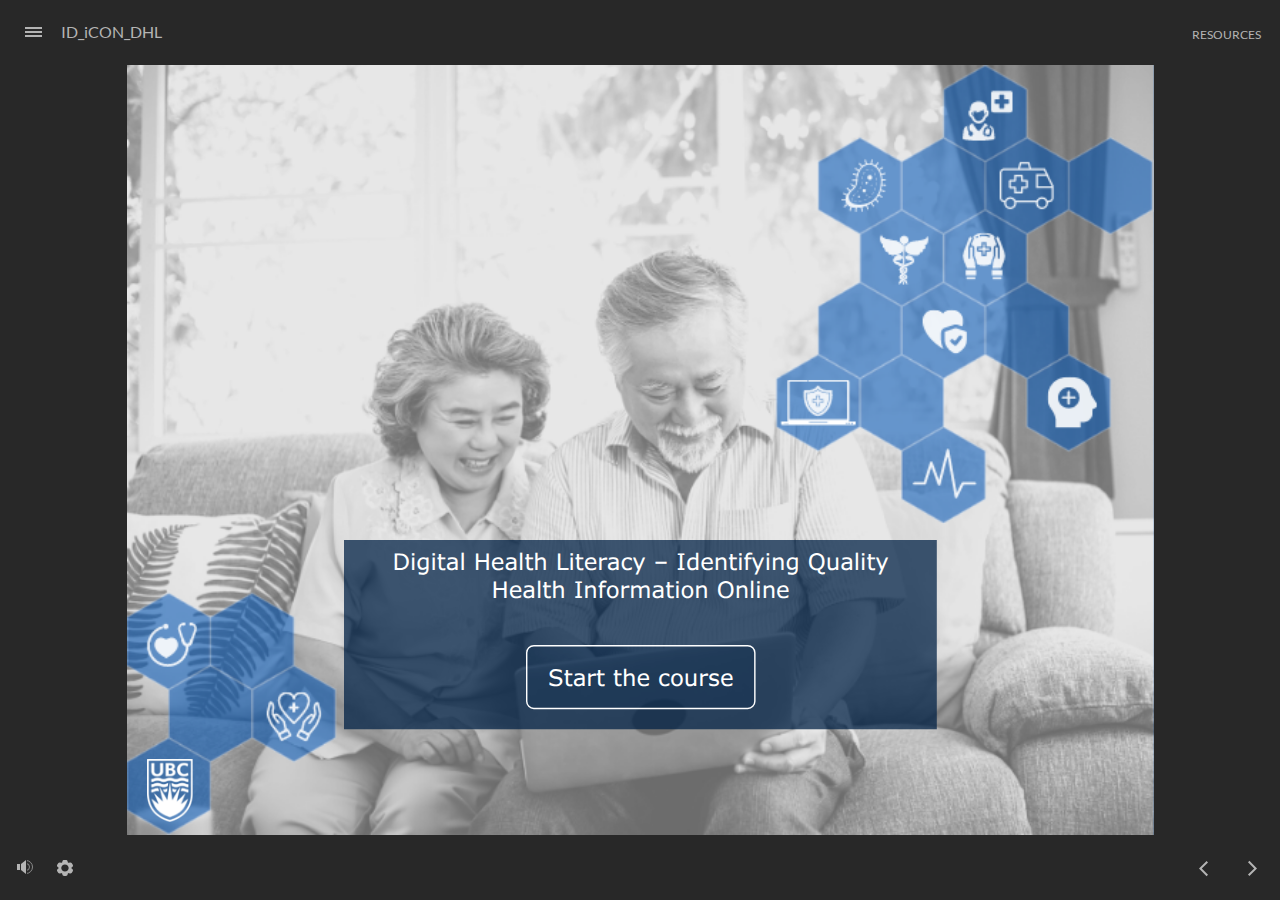
<file: ID_iCON_DHL/story.html>
<!DOCTYPE html>
<html lang="en-US">
<head>
  <meta charset="utf-8">
  <!-- Created using Storyline 360 - http://www.articulate.com  -->
  <!-- version: 3.49.24347.0 -->
  <title>ID_iCON_DHL</title>
  <meta http-equiv="x-ua-compatible" content="IE=edge" />
  <meta name="viewport" content="width=device-width, initial-scale=1.0, user-scalable=no, shrink-to-fit=no, minimal-ui" />
  <meta name="apple-mobile-web-app-capable" content="yes" />
  <style>
    html, body { height: 100%; padding: 0; margin: 0 }
    #app { height: 100%; width: 100%; }
  </style>
  
  <script>window.THREE = { };</script>
</head>
<body style="background: #282828" class="cs-HTML theme-unified">
  <!-- 360 -->
  <script>!function(e){function n(e,i){return e.test(i)}function i(e){var i=e||navigator.userAgent,o=i.split("[FBAN");if(void 0!==o[1]&&(i=o[0]),this.apple={phone:n(t,i),ipod:n(d,i),tablet:!n(t,i)&&n(s,i),device:n(t,i)||n(d,i)||n(s,i)},this.amazon={phone:n(h,i),tablet:!n(h,i)&&n(a,i),device:n(h,i)||n(a,i)},this.android={phone:n(h,i)||n(b,i),tablet:!n(h,i)&&!n(b,i)&&(n(a,i)||n(r,i)),device:n(h,i)||n(a,i)||n(b,i)||n(r,i)},this.windows={phone:n(l,i),tablet:n(p,i),device:n(l,i)||n(p,i)},this.other={blackberry:n(f,i),blackberry10:n(u,i),opera:n(c,i),firefox:n(A,i),chrome:n(w,i),device:n(f,i)||n(u,i)||n(c,i)||n(A,i)||n(w,i)},this.seven_inch=n(v,i),this.any=this.apple.device||this.android.device||this.windows.device||this.other.device||this.seven_inch,this.phone=this.apple.phone||this.android.phone||this.windows.phone,this.tablet=this.apple.tablet||this.android.tablet||this.windows.tablet,"undefined"==typeof window)return this}function o(){var e=new i;return e.Class=i,e}var t=/iPhone/i,d=/iPod/i,s=/iPad/i,b=/(?=.*\bAndroid\b)(?=.*\bMobile\b)/i,r=/Android/i,h=/(?=.*\bAndroid\b)(?=.*\bSD4930UR\b)/i,a=/(?=.*\bAndroid\b)(?=.*\b(?:KFOT|KFTT|KFJWI|KFJWA|KFSOWI|KFTHWI|KFTHWA|KFAPWI|KFAPWA|KFARWI|KFASWI|KFSAWI|KFSAWA)\b)/i,l=/IEMobile/i,p=/(?=.*\bWindows\b)(?=.*\bARM\b)/i,f=/BlackBerry/i,u=/BB10/i,c=/Opera Mini/i,w=/(CriOS|Chrome)(?=.*\bMobile\b)/i,A=/(?=.*\bFirefox\b)(?=.*\bMobile\b)/i,v=new RegExp("(?:Nexus 7|BNTV250|Kindle Fire|Silk|GT-P1000)","i");"undefined"!=typeof module&&module.exports&&"undefined"==typeof window?module.exports=i:"undefined"!=typeof module&&module.exports&&"undefined"!=typeof window?module.exports=o():"function"==typeof define&&define.amd?define("isMobile",[],e.isMobile=o()):e.isMobile=o()}(this);
    window.isMobile.apple.tablet = window.isMobile.apple.tablet ||
      (navigator.platform === 'MacIntel' && navigator.maxTouchPoints > 1);
    window.isMobile.apple.device = window.isMobile.apple.device || window.isMobile.apple.tablet;
    window.isMobile.tablet = window.isMobile.tablet || window.isMobile.apple.tablet;
    window.isMobile.any = window.isMobile.any || window.isMobile.apple.tablet;
  </script>

  <div id="focus-sink" aria-hidden="true" tabIndex="-1"></div>

  <div id="preso"></div>
  <script>
    window.DS = {};
    window.globals = {
      DATA_PATH_BASE: '',
      HAS_FRAME: true,
      HAS_SLIDE: true,

      lmsPresent: false,
      tinCanPresent: false,
      cmi5Present: false,
      aoSupport: false,
      scale: 'noscale',
      captureRc: false,
      browserSize: 'optimal',
      bgColor: '#282828',
      features: 'AccessibleText,MultipleQuizTracking,SettingsControl,TextStyleHyperlinks',
      themeName: 'unified',
      preloaderColor: '#FFFFFF',
      suppressAnalytics: false,
      productChannel: 'stable',
      publishSource: 'storyline',
      aid: 'aid|8a9372e8-3200-468c-9622-080f23904045',
      cid: '879893cc-8ecd-4daf-b1bf-28da43d1a50a',
      playerVersion: '3.49.24347.0',
      maxIosVideoElements: 5,

      
      parseParams: function(qs) {
        if (window.globals.parsedParams != null) {
          return window.globals.parsedParams;
        }
        qs = (qs || window.location.search.substr(1)).split('+').join(' ');
        var params = {},
            tokens,
            re = /[?&]?([^=]+)=([^&]*)/g;

        while (tokens = re.exec(qs)) {
          params[decodeURIComponent(tokens[1]).trim()] =
            decodeURIComponent(tokens[2]).trim();
        }
        window.globals.parsedParams = params;
        return params;
      }

    };

    (function() {

      var classTypes = [ 'desktop', 'mobile', 'phone', 'tablet' ];

      var addDeviceClasses = function(prefix, testObj) {
        var curr, i;
        for (i = 0; i < classTypes.length; i++) {
          curr = classTypes[i];
          if (testObj[curr]) {
            document.body.classList.add(prefix + curr);
          }
        }
      };

      var params = window.globals.parseParams(),
          isDevicePreview = params.devicepreview === '1',
          isPhoneOverride = params.deviceType === 'phone' || (isDevicePreview && params.phone == '1'),
          isTabletOverride = (params.deviceType === 'tablet' || isDevicePreview) && !isPhoneOverride,
          isMobileOverride = isPhoneOverride || isTabletOverride;

      var deviceView = {
        desktop: !window.isMobile.any && !isMobileOverride,
        mobile: window.isMobile.any || isMobileOverride,
        phone: isPhoneOverride || (window.isMobile.phone && !isTabletOverride),
        tablet: isTabletOverride || window.isMobile.tablet
      };

      window.globals.deviceView = deviceView;
      window.isMobile.desktop = !window.isMobile.any;
      window.isMobile.mobile = window.isMobile.any;

      addDeviceClasses('view-', deviceView);

    })();
  </script>
  
  <script src='story_content/user.js' type=text/javascript></script>
  <div class="slide-loader"></div>

  <script type="text/javascript">
    var doc = document, loader = doc.body.querySelector('.slide-loader'); [ 1, 2, 3 ].forEach(function(n) { var d = doc.createElement('div'); d.style.backgroundColor = window.globals.preloaderColor; d.classList.add('mobile-loader-dot'); d.classList.add('dot' + n); loader.appendChild(d); });
  </script>

  <div class="mobile-load-title-overlay" style="display: none">
    <div class="mobile-load-title">ID_iCON_DHL</div>
  </div>

  <div class="mobile-chrome-warning"></div>

  <script>
    
    if (window.autoSpider && window.vInterfaceObject) {
      document.querySelector('.mobile-load-title-overlay').style.display = 'none';
    }
  </script>

  

  <link rel="stylesheet" href="html5/data/css/output.min.css" data-noprefix />
</body>
<script src="html5/lib/scripts/bootstrapper.min.js"></script>
</html>
</file>
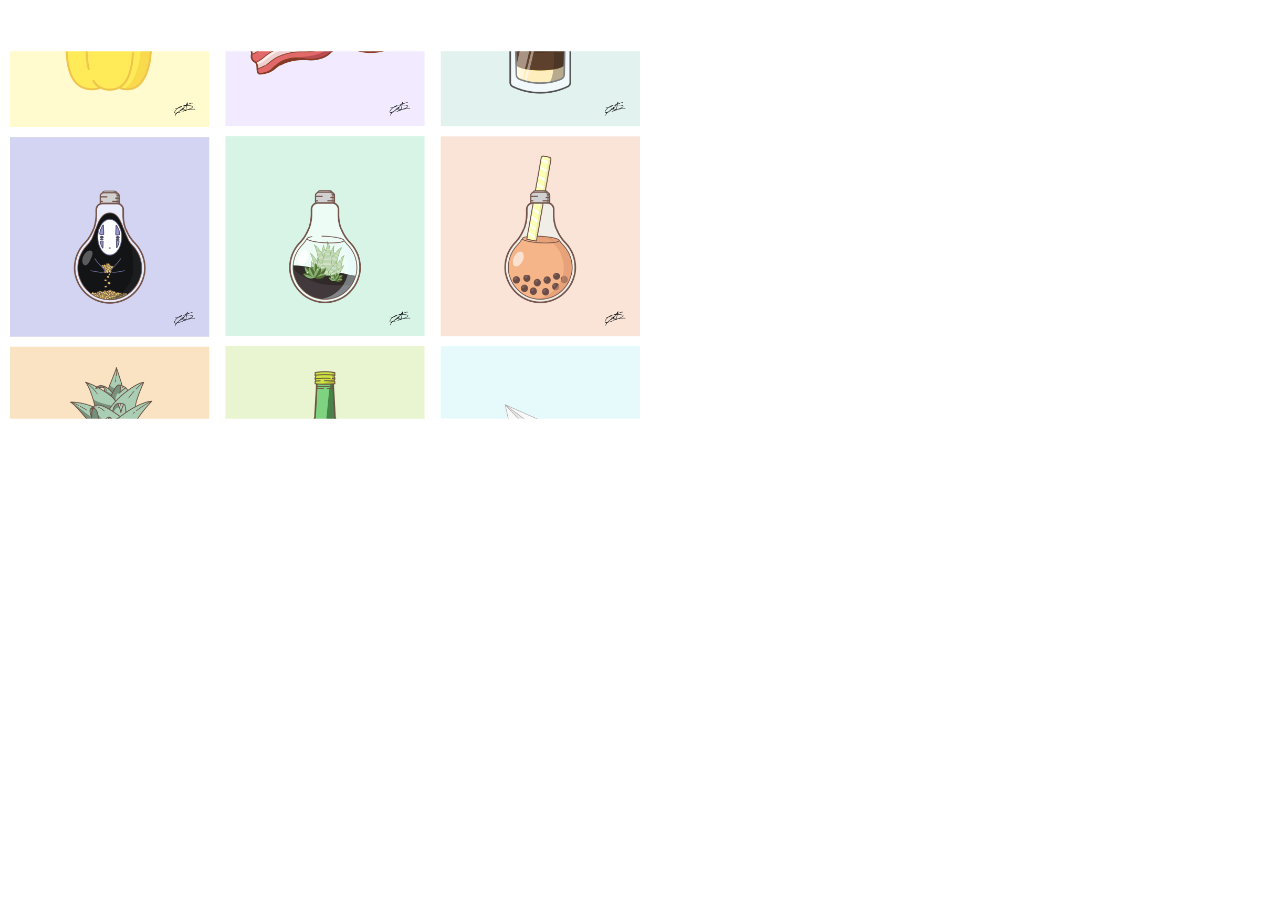
<file: assets/js/demo/365head.html>
<html xmlns="http://www.w3.org/1999/xhtml"><meta charset="UTF-8"><head>    <style>        body{            background-color:#fff;            margin: 10px;            height: 100%;            overflow: hidden;        }        #lottie{            background-color:#fff;            width:50%;            height:50%;            display:block;            overflow: hidden;            transform: translate3d(0,0,0);            text-align: center;            opacity: 1;        }    </style></head><body><!-- build:scripto --><script>(typeof navigator !== "undefined") && (function(root, factory) {    if (typeof define === "function" && define.amd) {        define(function() {            return factory(root);        });    } else if (typeof module === "object" && module.exports) {        module.exports = factory(root);    } else {        root.lottie = factory(root);        root.bodymovin = root.lottie;    }}((window || {}), function(window) {	"use strict";var svgNS="http://www.w3.org/2000/svg",locationHref="",initialDefaultFrame=-999999,subframeEnabled=!0,expressionsPlugin,isSafari=/^((?!chrome|android).)*safari/i.test(navigator.userAgent),cachedColors={},bm_rounder=Math.round,bm_rnd,bm_pow=Math.pow,bm_sqrt=Math.sqrt,bm_abs=Math.abs,bm_floor=Math.floor,bm_max=Math.max,bm_min=Math.min,blitter=10,BMMath={};function ProjectInterface(){return{}}!function(){var t,e=["abs","acos","acosh","asin","asinh","atan","atanh","atan2","ceil","cbrt","expm1","clz32","cos","cosh","exp","floor","fround","hypot","imul","log","log1p","log2","log10","max","min","pow","random","round","sign","sin","sinh","sqrt","tan","tanh","trunc","E","LN10","LN2","LOG10E","LOG2E","PI","SQRT1_2","SQRT2"],r=e.length;for(t=0;t<r;t+=1)BMMath[e[t]]=Math[e[t]]}(),BMMath.random=Math.random,BMMath.abs=function(t){if("object"===typeof t&&t.length){var e,r=createSizedArray(t.length),i=t.length;for(e=0;e<i;e+=1)r[e]=Math.abs(t[e]);return r}return Math.abs(t)};var defaultCurveSegments=150,degToRads=Math.PI/180,roundCorner=.5519;function roundValues(t){bm_rnd=t?Math.round:function(t){return t}}function styleDiv(t){t.style.position="absolute",t.style.top=0,t.style.left=0,t.style.display="block",t.style.transformOrigin=t.style.webkitTransformOrigin="0 0",t.style.backfaceVisibility=t.style.webkitBackfaceVisibility="visible",t.style.transformStyle=t.style.webkitTransformStyle=t.style.mozTransformStyle="preserve-3d"}function BMEnterFrameEvent(t,e,r,i){this.type=t,this.currentTime=e,this.totalTime=r,this.direction=i<0?-1:1}function BMCompleteEvent(t,e){this.type=t,this.direction=e<0?-1:1}function BMCompleteLoopEvent(t,e,r,i){this.type=t,this.currentLoop=r,this.totalLoops=e,this.direction=i<0?-1:1}function BMSegmentStartEvent(t,e,r){this.type=t,this.firstFrame=e,this.totalFrames=r}function BMDestroyEvent(t,e){this.type=t,this.target=e}function BMRenderFrameErrorEvent(t,e){this.type="renderFrameError",this.nativeError=t,this.currentTime=e}function BMConfigErrorEvent(t){this.type="configError",this.nativeError=t}function BMAnimationConfigErrorEvent(t,e){this.type=t,this.nativeError=e,this.currentTime=currentTime}roundValues(!1);var createElementID=(G=0,function(){return"__lottie_element_"+ ++G}),G;function HSVtoRGB(t,e,r){var i,s,a,n,o,h,l,p;switch(h=r*(1-e),l=r*(1-(o=6*t-(n=Math.floor(6*t)))*e),p=r*(1-(1-o)*e),n%6){case 0:i=r,s=p,a=h;break;case 1:i=l,s=r,a=h;break;case 2:i=h,s=r,a=p;break;case 3:i=h,s=l,a=r;break;case 4:i=p,s=h,a=r;break;case 5:i=r,s=h,a=l}return[i,s,a]}function RGBtoHSV(t,e,r){var i,s=Math.max(t,e,r),a=Math.min(t,e,r),n=s-a,o=0===s?0:n/s,h=s/255;switch(s){case a:i=0;break;case t:i=e-r+n*(e<r?6:0),i/=6*n;break;case e:i=r-t+2*n,i/=6*n;break;case r:i=t-e+4*n,i/=6*n}return[i,o,h]}function addSaturationToRGB(t,e){var r=RGBtoHSV(255*t[0],255*t[1],255*t[2]);return r[1]+=e,1<r[1]?r[1]=1:r[1]<=0&&(r[1]=0),HSVtoRGB(r[0],r[1],r[2])}function addBrightnessToRGB(t,e){var r=RGBtoHSV(255*t[0],255*t[1],255*t[2]);return r[2]+=e,1<r[2]?r[2]=1:r[2]<0&&(r[2]=0),HSVtoRGB(r[0],r[1],r[2])}function addHueToRGB(t,e){var r=RGBtoHSV(255*t[0],255*t[1],255*t[2]);return r[0]+=e/360,1<r[0]?r[0]-=1:r[0]<0&&(r[0]+=1),HSVtoRGB(r[0],r[1],r[2])}var rgbToHex=function(){var t,e,i=[];for(t=0;t<256;t+=1)e=t.toString(16),i[t]=1==e.length?"0"+e:e;return function(t,e,r){return t<0&&(t=0),e<0&&(e=0),r<0&&(r=0),"#"+i[t]+i[e]+i[r]}}();function BaseEvent(){}BaseEvent.prototype={triggerEvent:function(t,e){if(this._cbs[t])for(var r=this._cbs[t].length,i=0;i<r;i++)this._cbs[t][i](e)},addEventListener:function(t,e){return this._cbs[t]||(this._cbs[t]=[]),this._cbs[t].push(e),function(){this.removeEventListener(t,e)}.bind(this)},removeEventListener:function(t,e){if(e){if(this._cbs[t]){for(var r=0,i=this._cbs[t].length;r<i;)this._cbs[t][r]===e&&(this._cbs[t].splice(r,1),r-=1,i-=1),r+=1;this._cbs[t].length||(this._cbs[t]=null)}}else this._cbs[t]=null}};var createTypedArray="function"==typeof Uint8ClampedArray&&"function"==typeof Float32Array?function(t,e){return"float32"===t?new Float32Array(e):"int16"===t?new Int16Array(e):"uint8c"===t?new Uint8ClampedArray(e):void 0}:function(t,e){var r,i=0,s=[];switch(t){case"int16":case"uint8c":r=1;break;default:r=1.1}for(i=0;i<e;i+=1)s.push(r);return s};function createSizedArray(t){return Array.apply(null,{length:t})}function createNS(t){return document.createElementNS(svgNS,t)}function createTag(t){return document.createElement(t)}function DynamicPropertyContainer(){}DynamicPropertyContainer.prototype={addDynamicProperty:function(t){-1===this.dynamicProperties.indexOf(t)&&(this.dynamicProperties.push(t),this.container.addDynamicProperty(this),this._isAnimated=!0)},iterateDynamicProperties:function(){this._mdf=!1;var t,e=this.dynamicProperties.length;for(t=0;t<e;t+=1)this.dynamicProperties[t].getValue(),this.dynamicProperties[t]._mdf&&(this._mdf=!0)},initDynamicPropertyContainer:function(t){this.container=t,this.dynamicProperties=[],this._mdf=!1,this._isAnimated=!1}};var getBlendMode=(Pa={0:"source-over",1:"multiply",2:"screen",3:"overlay",4:"darken",5:"lighten",6:"color-dodge",7:"color-burn",8:"hard-light",9:"soft-light",10:"difference",11:"exclusion",12:"hue",13:"saturation",14:"color",15:"luminosity"},function(t){return Pa[t]||""}),Pa,Matrix=function(){var s=Math.cos,a=Math.sin,n=Math.tan,i=Math.round;function t(){return this.props[0]=1,this.props[1]=0,this.props[2]=0,this.props[3]=0,this.props[4]=0,this.props[5]=1,this.props[6]=0,this.props[7]=0,this.props[8]=0,this.props[9]=0,this.props[10]=1,this.props[11]=0,this.props[12]=0,this.props[13]=0,this.props[14]=0,this.props[15]=1,this}function e(t){if(0===t)return this;var e=s(t),r=a(t);return this._t(e,-r,0,0,r,e,0,0,0,0,1,0,0,0,0,1)}function r(t){if(0===t)return this;var e=s(t),r=a(t);return this._t(1,0,0,0,0,e,-r,0,0,r,e,0,0,0,0,1)}function o(t){if(0===t)return this;var e=s(t),r=a(t);return this._t(e,0,r,0,0,1,0,0,-r,0,e,0,0,0,0,1)}function h(t){if(0===t)return this;var e=s(t),r=a(t);return this._t(e,-r,0,0,r,e,0,0,0,0,1,0,0,0,0,1)}function l(t,e){return this._t(1,e,t,1,0,0)}function p(t,e){return this.shear(n(t),n(e))}function m(t,e){var r=s(e),i=a(e);return this._t(r,i,0,0,-i,r,0,0,0,0,1,0,0,0,0,1)._t(1,0,0,0,n(t),1,0,0,0,0,1,0,0,0,0,1)._t(r,-i,0,0,i,r,0,0,0,0,1,0,0,0,0,1)}function f(t,e,r){return r||0===r||(r=1),1===t&&1===e&&1===r?this:this._t(t,0,0,0,0,e,0,0,0,0,r,0,0,0,0,1)}function c(t,e,r,i,s,a,n,o,h,l,p,m,f,c,d,u){return this.props[0]=t,this.props[1]=e,this.props[2]=r,this.props[3]=i,this.props[4]=s,this.props[5]=a,this.props[6]=n,this.props[7]=o,this.props[8]=h,this.props[9]=l,this.props[10]=p,this.props[11]=m,this.props[12]=f,this.props[13]=c,this.props[14]=d,this.props[15]=u,this}function d(t,e,r){return r=r||0,0!==t||0!==e||0!==r?this._t(1,0,0,0,0,1,0,0,0,0,1,0,t,e,r,1):this}function u(t,e,r,i,s,a,n,o,h,l,p,m,f,c,d,u){var y=this.props;if(1===t&&0===e&&0===r&&0===i&&0===s&&1===a&&0===n&&0===o&&0===h&&0===l&&1===p&&0===m)return y[12]=y[12]*t+y[15]*f,y[13]=y[13]*a+y[15]*c,y[14]=y[14]*p+y[15]*d,y[15]=y[15]*u,this._identityCalculated=!1,this;var g=y[0],v=y[1],b=y[2],E=y[3],x=y[4],P=y[5],S=y[6],_=y[7],A=y[8],C=y[9],T=y[10],k=y[11],M=y[12],D=y[13],w=y[14],F=y[15];return y[0]=g*t+v*s+b*h+E*f,y[1]=g*e+v*a+b*l+E*c,y[2]=g*r+v*n+b*p+E*d,y[3]=g*i+v*o+b*m+E*u,y[4]=x*t+P*s+S*h+_*f,y[5]=x*e+P*a+S*l+_*c,y[6]=x*r+P*n+S*p+_*d,y[7]=x*i+P*o+S*m+_*u,y[8]=A*t+C*s+T*h+k*f,y[9]=A*e+C*a+T*l+k*c,y[10]=A*r+C*n+T*p+k*d,y[11]=A*i+C*o+T*m+k*u,y[12]=M*t+D*s+w*h+F*f,y[13]=M*e+D*a+w*l+F*c,y[14]=M*r+D*n+w*p+F*d,y[15]=M*i+D*o+w*m+F*u,this._identityCalculated=!1,this}function y(){return this._identityCalculated||(this._identity=!(1!==this.props[0]||0!==this.props[1]||0!==this.props[2]||0!==this.props[3]||0!==this.props[4]||1!==this.props[5]||0!==this.props[6]||0!==this.props[7]||0!==this.props[8]||0!==this.props[9]||1!==this.props[10]||0!==this.props[11]||0!==this.props[12]||0!==this.props[13]||0!==this.props[14]||1!==this.props[15]),this._identityCalculated=!0),this._identity}function g(t){for(var e=0;e<16;){if(t.props[e]!==this.props[e])return!1;e+=1}return!0}function v(t){var e;for(e=0;e<16;e+=1)t.props[e]=this.props[e]}function b(t){var e;for(e=0;e<16;e+=1)this.props[e]=t[e]}function E(t,e,r){return{x:t*this.props[0]+e*this.props[4]+r*this.props[8]+this.props[12],y:t*this.props[1]+e*this.props[5]+r*this.props[9]+this.props[13],z:t*this.props[2]+e*this.props[6]+r*this.props[10]+this.props[14]}}function x(t,e,r){return t*this.props[0]+e*this.props[4]+r*this.props[8]+this.props[12]}function P(t,e,r){return t*this.props[1]+e*this.props[5]+r*this.props[9]+this.props[13]}function S(t,e,r){return t*this.props[2]+e*this.props[6]+r*this.props[10]+this.props[14]}function _(){var t=this.props[0]*this.props[5]-this.props[1]*this.props[4],e=this.props[5]/t,r=-this.props[1]/t,i=-this.props[4]/t,s=this.props[0]/t,a=(this.props[4]*this.props[13]-this.props[5]*this.props[12])/t,n=-(this.props[0]*this.props[13]-this.props[1]*this.props[12])/t,o=new Matrix;return o.props[0]=e,o.props[1]=r,o.props[4]=i,o.props[5]=s,o.props[12]=a,o.props[13]=n,o}function A(t){return this.getInverseMatrix().applyToPointArray(t[0],t[1],t[2]||0)}function C(t){var e,r=t.length,i=[];for(e=0;e<r;e+=1)i[e]=A(t[e]);return i}function T(t,e,r){var i=createTypedArray("float32",6);if(this.isIdentity())i[0]=t[0],i[1]=t[1],i[2]=e[0],i[3]=e[1],i[4]=r[0],i[5]=r[1];else{var s=this.props[0],a=this.props[1],n=this.props[4],o=this.props[5],h=this.props[12],l=this.props[13];i[0]=t[0]*s+t[1]*n+h,i[1]=t[0]*a+t[1]*o+l,i[2]=e[0]*s+e[1]*n+h,i[3]=e[0]*a+e[1]*o+l,i[4]=r[0]*s+r[1]*n+h,i[5]=r[0]*a+r[1]*o+l}return i}function k(t,e,r){return this.isIdentity()?[t,e,r]:[t*this.props[0]+e*this.props[4]+r*this.props[8]+this.props[12],t*this.props[1]+e*this.props[5]+r*this.props[9]+this.props[13],t*this.props[2]+e*this.props[6]+r*this.props[10]+this.props[14]]}function M(t,e){if(this.isIdentity())return t+","+e;var r=this.props;return Math.round(100*(t*r[0]+e*r[4]+r[12]))/100+","+Math.round(100*(t*r[1]+e*r[5]+r[13]))/100}function D(){for(var t=0,e=this.props,r="matrix3d(";t<16;)r+=i(1e4*e[t])/1e4,r+=15===t?")":",",t+=1;return r}function w(t){return t<1e-6&&0<t||-1e-6<t&&t<0?i(1e4*t)/1e4:t}function F(){var t=this.props;return"matrix("+w(t[0])+","+w(t[1])+","+w(t[4])+","+w(t[5])+","+w(t[12])+","+w(t[13])+")"}return function(){this.reset=t,this.rotate=e,this.rotateX=r,this.rotateY=o,this.rotateZ=h,this.skew=p,this.skewFromAxis=m,this.shear=l,this.scale=f,this.setTransform=c,this.translate=d,this.transform=u,this.applyToPoint=E,this.applyToX=x,this.applyToY=P,this.applyToZ=S,this.applyToPointArray=k,this.applyToTriplePoints=T,this.applyToPointStringified=M,this.toCSS=D,this.to2dCSS=F,this.clone=v,this.cloneFromProps=b,this.equals=g,this.inversePoints=C,this.inversePoint=A,this.getInverseMatrix=_,this._t=this.transform,this.isIdentity=y,this._identity=!0,this._identityCalculated=!1,this.props=createTypedArray("float32",16),this.reset()}}();!function(o,h){var l,p=this,m=256,f=6,c="random",d=h.pow(m,f),u=h.pow(2,52),y=2*u,g=m-1;function v(t){var e,r=t.length,n=this,i=0,s=n.i=n.j=0,a=n.S=[];for(r||(t=[r++]);i<m;)a[i]=i++;for(i=0;i<m;i++)a[i]=a[s=g&s+t[i%r]+(e=a[i])],a[s]=e;n.g=function(t){for(var e,r=0,i=n.i,s=n.j,a=n.S;t--;)e=a[i=g&i+1],r=r*m+a[g&(a[i]=a[s=g&s+e])+(a[s]=e)];return n.i=i,n.j=s,r}}function b(t,e){return e.i=t.i,e.j=t.j,e.S=t.S.slice(),e}function E(t,e){for(var r,i=t+"",s=0;s<i.length;)e[g&s]=g&(r^=19*e[g&s])+i.charCodeAt(s++);return x(e)}function x(t){return String.fromCharCode.apply(0,t)}h["seed"+c]=function(t,e,r){var i=[],s=E(function t(e,r){var i,s=[],a=typeof e;if(r&&"object"==a)for(i in e)try{s.push(t(e[i],r-1))}catch(t){}return s.length?s:"string"==a?e:e+"\0"}((e=!0===e?{entropy:!0}:e||{}).entropy?[t,x(o)]:null===t?function(){try{if(l)return x(l.randomBytes(m));var t=new Uint8Array(m);return(p.crypto||p.msCrypto).getRandomValues(t),x(t)}catch(t){var e=p.navigator,r=e&&e.plugins;return[+new Date,p,r,p.screen,x(o)]}}():t,3),i),a=new v(i),n=function(){for(var t=a.g(f),e=d,r=0;t<u;)t=(t+r)*m,e*=m,r=a.g(1);for(;y<=t;)t/=2,e/=2,r>>>=1;return(t+r)/e};return n.int32=function(){return 0|a.g(4)},n.quick=function(){return a.g(4)/4294967296},n.double=n,E(x(a.S),o),(e.pass||r||function(t,e,r,i){return i&&(i.S&&b(i,a),t.state=function(){return b(a,{})}),r?(h[c]=t,e):t})(n,s,"global"in e?e.global:this==h,e.state)},E(h.random(),o)}([],BMMath);var BezierFactory=function(){var t={getBezierEasing:function(t,e,r,i,s){var a=s||("bez_"+t+"_"+e+"_"+r+"_"+i).replace(/\./g,"p");if(o[a])return o[a];var n=new h([t,e,r,i]);return o[a]=n}},o={};var l=11,p=1/(l-1),e="function"==typeof Float32Array;function i(t,e){return 1-3*e+3*t}function s(t,e){return 3*e-6*t}function a(t){return 3*t}function m(t,e,r){return((i(e,r)*t+s(e,r))*t+a(e))*t}function f(t,e,r){return 3*i(e,r)*t*t+2*s(e,r)*t+a(e)}function h(t){this._p=t,this._mSampleValues=e?new Float32Array(l):new Array(l),this._precomputed=!1,this.get=this.get.bind(this)}return h.prototype={get:function(t){var e=this._p[0],r=this._p[1],i=this._p[2],s=this._p[3];return this._precomputed||this._precompute(),e===r&&i===s?t:0===t?0:1===t?1:m(this._getTForX(t),r,s)},_precompute:function(){var t=this._p[0],e=this._p[1],r=this._p[2],i=this._p[3];this._precomputed=!0,t===e&&r===i||this._calcSampleValues()},_calcSampleValues:function(){for(var t=this._p[0],e=this._p[2],r=0;r<l;++r)this._mSampleValues[r]=m(r*p,t,e)},_getTForX:function(t){for(var e=this._p[0],r=this._p[2],i=this._mSampleValues,s=0,a=1,n=l-1;a!==n&&i[a]<=t;++a)s+=p;var o=s+(t-i[--a])/(i[a+1]-i[a])*p,h=f(o,e,r);return.001<=h?function(t,e,r,i){for(var s=0;s<4;++s){var a=f(e,r,i);if(0===a)return e;e-=(m(e,r,i)-t)/a}return e}(t,o,e,r):0===h?o:function(t,e,r,i,s){for(var a,n,o=0;0<(a=m(n=e+(r-e)/2,i,s)-t)?r=n:e=n,1e-7<Math.abs(a)&&++o<10;);return n}(t,s,s+p,e,r)}},t}();function extendPrototype(t,e){var r,i,s=t.length;for(r=0;r<s;r+=1)for(var a in i=t[r].prototype)i.hasOwnProperty(a)&&(e.prototype[a]=i[a])}function getDescriptor(t,e){return Object.getOwnPropertyDescriptor(t,e)}function createProxyFunction(t){function e(){}return e.prototype=t,e}function bezFunction(){Math;function y(t,e,r,i,s,a){var n=t*i+e*s+r*a-s*i-a*t-r*e;return-.001<n&&n<.001}var p=function(t,e,r,i){var s,a,n,o,h,l,p=defaultCurveSegments,m=0,f=[],c=[],d=bezier_length_pool.newElement();for(n=r.length,s=0;s<p;s+=1){for(h=s/(p-1),a=l=0;a<n;a+=1)o=bm_pow(1-h,3)*t[a]+3*bm_pow(1-h,2)*h*r[a]+3*(1-h)*bm_pow(h,2)*i[a]+bm_pow(h,3)*e[a],f[a]=o,null!==c[a]&&(l+=bm_pow(f[a]-c[a],2)),c[a]=f[a];l&&(m+=l=bm_sqrt(l)),d.percents[s]=h,d.lengths[s]=m}return d.addedLength=m,d};function g(t){this.segmentLength=0,this.points=new Array(t)}function v(t,e){this.partialLength=t,this.point=e}var b,t=(b={},function(t,e,r,i){var s=(t[0]+"_"+t[1]+"_"+e[0]+"_"+e[1]+"_"+r[0]+"_"+r[1]+"_"+i[0]+"_"+i[1]).replace(/\./g,"p");if(!b[s]){var a,n,o,h,l,p,m,f=defaultCurveSegments,c=0,d=null;2===t.length&&(t[0]!=e[0]||t[1]!=e[1])&&y(t[0],t[1],e[0],e[1],t[0]+r[0],t[1]+r[1])&&y(t[0],t[1],e[0],e[1],e[0]+i[0],e[1]+i[1])&&(f=2);var u=new g(f);for(o=r.length,a=0;a<f;a+=1){for(m=createSizedArray(o),l=a/(f-1),n=p=0;n<o;n+=1)h=bm_pow(1-l,3)*t[n]+3*bm_pow(1-l,2)*l*(t[n]+r[n])+3*(1-l)*bm_pow(l,2)*(e[n]+i[n])+bm_pow(l,3)*e[n],m[n]=h,null!==d&&(p+=bm_pow(m[n]-d[n],2));c+=p=bm_sqrt(p),u.points[a]=new v(p,m),d=m}u.segmentLength=c,b[s]=u}return b[s]});function M(t,e){var r=e.percents,i=e.lengths,s=r.length,a=bm_floor((s-1)*t),n=t*e.addedLength,o=0;if(a===s-1||0===a||n===i[a])return r[a];for(var h=i[a]>n?-1:1,l=!0;l;)if(i[a]<=n&&i[a+1]>n?(o=(n-i[a])/(i[a+1]-i[a]),l=!1):a+=h,a<0||s-1<=a){if(a===s-1)return r[a];l=!1}return r[a]+(r[a+1]-r[a])*o}var D=createTypedArray("float32",8);return{getSegmentsLength:function(t){var e,r=segments_length_pool.newElement(),i=t.c,s=t.v,a=t.o,n=t.i,o=t._length,h=r.lengths,l=0;for(e=0;e<o-1;e+=1)h[e]=p(s[e],s[e+1],a[e],n[e+1]),l+=h[e].addedLength;return i&&o&&(h[e]=p(s[e],s[0],a[e],n[0]),l+=h[e].addedLength),r.totalLength=l,r},getNewSegment:function(t,e,r,i,s,a,n){var o,h=M(s=s<0?0:1<s?1:s,n),l=M(a=1<a?1:a,n),p=t.length,m=1-h,f=1-l,c=m*m*m,d=h*m*m*3,u=h*h*m*3,y=h*h*h,g=m*m*f,v=h*m*f+m*h*f+m*m*l,b=h*h*f+m*h*l+h*m*l,E=h*h*l,x=m*f*f,P=h*f*f+m*l*f+m*f*l,S=h*l*f+m*l*l+h*f*l,_=h*l*l,A=f*f*f,C=l*f*f+f*l*f+f*f*l,T=l*l*f+f*l*l+l*f*l,k=l*l*l;for(o=0;o<p;o+=1)D[4*o]=Math.round(1e3*(c*t[o]+d*r[o]+u*i[o]+y*e[o]))/1e3,D[4*o+1]=Math.round(1e3*(g*t[o]+v*r[o]+b*i[o]+E*e[o]))/1e3,D[4*o+2]=Math.round(1e3*(x*t[o]+P*r[o]+S*i[o]+_*e[o]))/1e3,D[4*o+3]=Math.round(1e3*(A*t[o]+C*r[o]+T*i[o]+k*e[o]))/1e3;return D},getPointInSegment:function(t,e,r,i,s,a){var n=M(s,a),o=1-n;return[Math.round(1e3*(o*o*o*t[0]+(n*o*o+o*n*o+o*o*n)*r[0]+(n*n*o+o*n*n+n*o*n)*i[0]+n*n*n*e[0]))/1e3,Math.round(1e3*(o*o*o*t[1]+(n*o*o+o*n*o+o*o*n)*r[1]+(n*n*o+o*n*n+n*o*n)*i[1]+n*n*n*e[1]))/1e3]},buildBezierData:t,pointOnLine2D:y,pointOnLine3D:function(t,e,r,i,s,a,n,o,h){if(0===r&&0===a&&0===h)return y(t,e,i,s,n,o);var l,p=Math.sqrt(Math.pow(i-t,2)+Math.pow(s-e,2)+Math.pow(a-r,2)),m=Math.sqrt(Math.pow(n-t,2)+Math.pow(o-e,2)+Math.pow(h-r,2)),f=Math.sqrt(Math.pow(n-i,2)+Math.pow(o-s,2)+Math.pow(h-a,2));return-1e-4<(l=m<p?f<p?p-m-f:f-m-p:m<f?f-m-p:m-p-f)&&l<1e-4}}}!function(){for(var a=0,t=["ms","moz","webkit","o"],e=0;e<t.length&&!window.requestAnimationFrame;++e)window.requestAnimationFrame=window[t[e]+"RequestAnimationFrame"],window.cancelAnimationFrame=window[t[e]+"CancelAnimationFrame"]||window[t[e]+"CancelRequestAnimationFrame"];window.requestAnimationFrame||(window.requestAnimationFrame=function(t,e){var r=(new Date).getTime(),i=Math.max(0,16-(r-a)),s=setTimeout(function(){t(r+i)},i);return a=r+i,s}),window.cancelAnimationFrame||(window.cancelAnimationFrame=function(t){clearTimeout(t)})}();var bez=bezFunction();function dataFunctionManager(){function m(t,e,r){var i,s,a,n,o,h,l=t.length;for(s=0;s<l;s+=1)if("ks"in(i=t[s])&&!i.completed){if(i.completed=!0,i.tt&&(t[s-1].td=i.tt),[],-1,i.hasMask){var p=i.masksProperties;for(n=p.length,a=0;a<n;a+=1)if(p[a].pt.k.i)d(p[a].pt.k);else for(h=p[a].pt.k.length,o=0;o<h;o+=1)p[a].pt.k[o].s&&d(p[a].pt.k[o].s[0]),p[a].pt.k[o].e&&d(p[a].pt.k[o].e[0])}0===i.ty?(i.layers=f(i.refId,e),m(i.layers,e,r)):4===i.ty?c(i.shapes):5==i.ty&&u(i,r)}}function f(t,e){for(var r=0,i=e.length;r<i;){if(e[r].id===t)return e[r].layers.__used?JSON.parse(JSON.stringify(e[r].layers)):(e[r].layers.__used=!0,e[r].layers);r+=1}}function c(t){var e,r,i;for(e=t.length-1;0<=e;e-=1)if("sh"==t[e].ty){if(t[e].ks.k.i)d(t[e].ks.k);else for(i=t[e].ks.k.length,r=0;r<i;r+=1)t[e].ks.k[r].s&&d(t[e].ks.k[r].s[0]),t[e].ks.k[r].e&&d(t[e].ks.k[r].e[0]);!0}else"gr"==t[e].ty&&c(t[e].it)}function d(t){var e,r=t.i.length;for(e=0;e<r;e+=1)t.i[e][0]+=t.v[e][0],t.i[e][1]+=t.v[e][1],t.o[e][0]+=t.v[e][0],t.o[e][1]+=t.v[e][1]}function o(t,e){var r=e?e.split("."):[100,100,100];return t[0]>r[0]||!(r[0]>t[0])&&(t[1]>r[1]||!(r[1]>t[1])&&(t[2]>r[2]||!(r[2]>t[2])&&void 0))}var h,r=function(){var i=[4,4,14];function s(t){var e,r,i,s=t.length;for(e=0;e<s;e+=1)5===t[e].ty&&(r=t[e],void 0,i=r.t.d,r.t.d={k:[{s:i,t:0}]})}return function(t){if(o(i,t.v)&&(s(t.layers),t.assets)){var e,r=t.assets.length;for(e=0;e<r;e+=1)t.assets[e].layers&&s(t.assets[e].layers)}}}(),i=(h=[4,7,99],function(t){if(t.chars&&!o(h,t.v)){var e,r,i,s,a,n=t.chars.length;for(e=0;e<n;e+=1)if(t.chars[e].data&&t.chars[e].data.shapes)for(i=(a=t.chars[e].data.shapes[0].it).length,r=0;r<i;r+=1)(s=a[r].ks.k).__converted||(d(a[r].ks.k),s.__converted=!0)}}),s=function(){var i=[4,1,9];function a(t){var e,r,i,s=t.length;for(e=0;e<s;e+=1)if("gr"===t[e].ty)a(t[e].it);else if("fl"===t[e].ty||"st"===t[e].ty)if(t[e].c.k&&t[e].c.k[0].i)for(i=t[e].c.k.length,r=0;r<i;r+=1)t[e].c.k[r].s&&(t[e].c.k[r].s[0]/=255,t[e].c.k[r].s[1]/=255,t[e].c.k[r].s[2]/=255,t[e].c.k[r].s[3]/=255),t[e].c.k[r].e&&(t[e].c.k[r].e[0]/=255,t[e].c.k[r].e[1]/=255,t[e].c.k[r].e[2]/=255,t[e].c.k[r].e[3]/=255);else t[e].c.k[0]/=255,t[e].c.k[1]/=255,t[e].c.k[2]/=255,t[e].c.k[3]/=255}function s(t){var e,r=t.length;for(e=0;e<r;e+=1)4===t[e].ty&&a(t[e].shapes)}return function(t){if(o(i,t.v)&&(s(t.layers),t.assets)){var e,r=t.assets.length;for(e=0;e<r;e+=1)t.assets[e].layers&&s(t.assets[e].layers)}}}(),a=function(){var i=[4,4,18];function l(t){var e,r,i;for(e=t.length-1;0<=e;e-=1)if("sh"==t[e].ty){if(t[e].ks.k.i)t[e].ks.k.c=t[e].closed;else for(i=t[e].ks.k.length,r=0;r<i;r+=1)t[e].ks.k[r].s&&(t[e].ks.k[r].s[0].c=t[e].closed),t[e].ks.k[r].e&&(t[e].ks.k[r].e[0].c=t[e].closed);!0}else"gr"==t[e].ty&&l(t[e].it)}function s(t){var e,r,i,s,a,n,o=t.length;for(r=0;r<o;r+=1){if((e=t[r]).hasMask){var h=e.masksProperties;for(s=h.length,i=0;i<s;i+=1)if(h[i].pt.k.i)h[i].pt.k.c=h[i].cl;else for(n=h[i].pt.k.length,a=0;a<n;a+=1)h[i].pt.k[a].s&&(h[i].pt.k[a].s[0].c=h[i].cl),h[i].pt.k[a].e&&(h[i].pt.k[a].e[0].c=h[i].cl)}4===e.ty&&l(e.shapes)}}return function(t){if(o(i,t.v)&&(s(t.layers),t.assets)){var e,r=t.assets.length;for(e=0;e<r;e+=1)t.assets[e].layers&&s(t.assets[e].layers)}}}();function u(t,e){0!==t.t.a.length||"m"in t.t.p||(t.singleShape=!0)}var t={completeData:function(t,e){t.__complete||(s(t),r(t),i(t),a(t),m(t.layers,t.assets,e),t.__complete=!0)}};return t.checkColors=s,t.checkChars=i,t.checkShapes=a,t.completeLayers=m,t}var dataManager=dataFunctionManager(),FontManager=function(){var a={w:0,size:0,shapes:[]},t=[];function u(t,e){var r=createTag("span");r.style.fontFamily=e;var i=createTag("span");i.innerHTML="giItT1WQy@!-/#",r.style.position="absolute",r.style.left="-10000px",r.style.top="-10000px",r.style.fontSize="300px",r.style.fontVariant="normal",r.style.fontStyle="normal",r.style.fontWeight="normal",r.style.letterSpacing="0",r.appendChild(i),document.body.appendChild(r);var s=i.offsetWidth;return i.style.fontFamily=t+", "+e,{node:i,w:s,parent:r}}t=t.concat([2304,2305,2306,2307,2362,2363,2364,2364,2366,2367,2368,2369,2370,2371,2372,2373,2374,2375,2376,2377,2378,2379,2380,2381,2382,2383,2387,2388,2389,2390,2391,2402,2403]);var e=function(){this.fonts=[],this.chars=null,this.typekitLoaded=0,this.isLoaded=!1,this.initTime=Date.now()};return e.getCombinedCharacterCodes=function(){return t},e.prototype.addChars=function(t){if(t){this.chars||(this.chars=[]);var e,r,i,s=t.length,a=this.chars.length;for(e=0;e<s;e+=1){for(r=0,i=!1;r<a;)this.chars[r].style===t[e].style&&this.chars[r].fFamily===t[e].fFamily&&this.chars[r].ch===t[e].ch&&(i=!0),r+=1;i||(this.chars.push(t[e]),a+=1)}}},e.prototype.addFonts=function(t,e){if(t){if(this.chars)return this.isLoaded=!0,void(this.fonts=t.list);var r,i,s,a,n=t.list,o=n.length,h=o;for(r=0;r<o;r+=1){var l,p,m=!0;if(n[r].loaded=!1,n[r].monoCase=u(n[r].fFamily,"monospace"),n[r].sansCase=u(n[r].fFamily,"sans-serif"),n[r].fPath){if("p"===n[r].fOrigin||3===n[r].origin){if(0<(l=document.querySelectorAll('style[f-forigin="p"][f-family="'+n[r].fFamily+'"], style[f-origin="3"][f-family="'+n[r].fFamily+'"]')).length&&(m=!1),m){var f=createTag("style");f.setAttribute("f-forigin",n[r].fOrigin),f.setAttribute("f-origin",n[r].origin),f.setAttribute("f-family",n[r].fFamily),f.type="text/css",f.innerHTML="@font-face {font-family: "+n[r].fFamily+"; font-style: normal; src: url('"+n[r].fPath+"');}",e.appendChild(f)}}else if("g"===n[r].fOrigin||1===n[r].origin){for(l=document.querySelectorAll('link[f-forigin="g"], link[f-origin="1"]'),p=0;p<l.length;p++)-1!==l[p].href.indexOf(n[r].fPath)&&(m=!1);if(m){var c=createTag("link");c.setAttribute("f-forigin",n[r].fOrigin),c.setAttribute("f-origin",n[r].origin),c.type="text/css",c.rel="stylesheet",c.href=n[r].fPath,document.body.appendChild(c)}}else if("t"===n[r].fOrigin||2===n[r].origin){for(l=document.querySelectorAll('script[f-forigin="t"], script[f-origin="2"]'),p=0;p<l.length;p++)n[r].fPath===l[p].src&&(m=!1);if(m){var d=createTag("link");d.setAttribute("f-forigin",n[r].fOrigin),d.setAttribute("f-origin",n[r].origin),d.setAttribute("rel","stylesheet"),d.setAttribute("href",n[r].fPath),e.appendChild(d)}}}else n[r].loaded=!0,h-=1;n[r].helper=(i=e,s=n[r],a=void 0,(a=createNS("text")).style.fontSize="100px",a.setAttribute("font-family",s.fFamily),a.setAttribute("font-style",s.fStyle),a.setAttribute("font-weight",s.fWeight),a.textContent="1",s.fClass?(a.style.fontFamily="inherit",a.setAttribute("class",s.fClass)):a.style.fontFamily=s.fFamily,i.appendChild(a),createTag("canvas").getContext("2d").font=s.fWeight+" "+s.fStyle+" 100px "+s.fFamily,a),n[r].cache={},this.fonts.push(n[r])}0===h?this.isLoaded=!0:setTimeout(this.checkLoadedFonts.bind(this),100)}else this.isLoaded=!0},e.prototype.getCharData=function(t,e,r){for(var i=0,s=this.chars.length;i<s;){if(this.chars[i].ch===t&&this.chars[i].style===e&&this.chars[i].fFamily===r)return this.chars[i];i+=1}return("string"==typeof t&&13!==t.charCodeAt(0)||!t)&&console&&console.warn&&console.warn("Missing character from exported characters list: ",t,e,r),a},e.prototype.getFontByName=function(t){for(var e=0,r=this.fonts.length;e<r;){if(this.fonts[e].fName===t)return this.fonts[e];e+=1}return this.fonts[0]},e.prototype.measureText=function(t,e,r){var i=this.getFontByName(e),s=t.charCodeAt(0);if(!i.cache[s+1]){var a=i.helper;if(" "===t){a.textContent="|"+t+"|";var n=a.getComputedTextLength();a.textContent="||";var o=a.getComputedTextLength();i.cache[s+1]=(n-o)/100}else a.textContent=t,i.cache[s+1]=a.getComputedTextLength()/100}return i.cache[s+1]*r},e.prototype.checkLoadedFonts=function(){var t,e,r,i=this.fonts.length,s=i;for(t=0;t<i;t+=1)this.fonts[t].loaded?s-=1:"n"===this.fonts[t].fOrigin||0===this.fonts[t].origin?this.fonts[t].loaded=!0:(e=this.fonts[t].monoCase.node,r=this.fonts[t].monoCase.w,e.offsetWidth!==r?(s-=1,this.fonts[t].loaded=!0):(e=this.fonts[t].sansCase.node,r=this.fonts[t].sansCase.w,e.offsetWidth!==r&&(s-=1,this.fonts[t].loaded=!0)),this.fonts[t].loaded&&(this.fonts[t].sansCase.parent.parentNode.removeChild(this.fonts[t].sansCase.parent),this.fonts[t].monoCase.parent.parentNode.removeChild(this.fonts[t].monoCase.parent)));0!==s&&Date.now()-this.initTime<5e3?setTimeout(this.checkLoadedFonts.bind(this),20):setTimeout(function(){this.isLoaded=!0}.bind(this),0)},e.prototype.loaded=function(){return this.isLoaded},e}(),PropertyFactory=function(){var m=initialDefaultFrame,s=Math.abs;function f(t,e){var r,i=this.offsetTime;"multidimensional"===this.propType&&(r=createTypedArray("float32",this.pv.length));for(var s,a,n,o,h,l,p,m,f=e.lastIndex,c=f,d=this.keyframes.length-1,u=!0;u;){if(s=this.keyframes[c],a=this.keyframes[c+1],c===d-1&&t>=a.t-i){s.h&&(s=a),f=0;break}if(a.t-i>t){f=c;break}c<d-1?c+=1:(f=0,u=!1)}var y,g,v,b,E,x,P,S,_,A,C=a.t-i,T=s.t-i;if(s.to){s.bezierData||(s.bezierData=bez.buildBezierData(s.s,a.s||s.e,s.to,s.ti));var k=s.bezierData;if(C<=t||t<T){var M=C<=t?k.points.length-1:0;for(o=k.points[M].point.length,n=0;n<o;n+=1)r[n]=k.points[M].point[n]}else{s.__fnct?m=s.__fnct:(m=BezierFactory.getBezierEasing(s.o.x,s.o.y,s.i.x,s.i.y,s.n).get,s.__fnct=m),h=m((t-T)/(C-T));var D,w=k.segmentLength*h,F=e.lastFrame<t&&e._lastKeyframeIndex===c?e._lastAddedLength:0;for(p=e.lastFrame<t&&e._lastKeyframeIndex===c?e._lastPoint:0,u=!0,l=k.points.length;u;){if(F+=k.points[p].partialLength,0===w||0===h||p===k.points.length-1){for(o=k.points[p].point.length,n=0;n<o;n+=1)r[n]=k.points[p].point[n];break}if(F<=w&&w<F+k.points[p+1].partialLength){for(D=(w-F)/k.points[p+1].partialLength,o=k.points[p].point.length,n=0;n<o;n+=1)r[n]=k.points[p].point[n]+(k.points[p+1].point[n]-k.points[p].point[n])*D;break}p<l-1?p+=1:u=!1}e._lastPoint=p,e._lastAddedLength=F-k.points[p].partialLength,e._lastKeyframeIndex=c}}else{var I,V,R,B,L;if(d=s.s.length,y=a.s||s.e,this.sh&&1!==s.h)if(C<=t)r[0]=y[0],r[1]=y[1],r[2]=y[2];else if(t<=T)r[0]=s.s[0],r[1]=s.s[1],r[2]=s.s[2];else{var G=N(s.s),z=N(y);g=r,v=function(t,e,r){var i,s,a,n,o,h=[],l=t[0],p=t[1],m=t[2],f=t[3],c=e[0],d=e[1],u=e[2],y=e[3];(s=l*c+p*d+m*u+f*y)<0&&(s=-s,c=-c,d=-d,u=-u,y=-y);o=1e-6<1-s?(i=Math.acos(s),a=Math.sin(i),n=Math.sin((1-r)*i)/a,Math.sin(r*i)/a):(n=1-r,r);return h[0]=n*l+o*c,h[1]=n*p+o*d,h[2]=n*m+o*u,h[3]=n*f+o*y,h}(G,z,(t-T)/(C-T)),b=v[0],E=v[1],x=v[2],P=v[3],S=Math.atan2(2*E*P-2*b*x,1-2*E*E-2*x*x),_=Math.asin(2*b*E+2*x*P),A=Math.atan2(2*b*P-2*E*x,1-2*b*b-2*x*x),g[0]=S/degToRads,g[1]=_/degToRads,g[2]=A/degToRads}else for(c=0;c<d;c+=1)1!==s.h&&(h=C<=t?1:t<T?0:(s.o.x.constructor===Array?(s.__fnct||(s.__fnct=[]),s.__fnct[c]?m=s.__fnct[c]:(I=void 0===s.o.x[c]?s.o.x[0]:s.o.x[c],V=void 0===s.o.y[c]?s.o.y[0]:s.o.y[c],R=void 0===s.i.x[c]?s.i.x[0]:s.i.x[c],B=void 0===s.i.y[c]?s.i.y[0]:s.i.y[c],m=BezierFactory.getBezierEasing(I,V,R,B).get,s.__fnct[c]=m)):s.__fnct?m=s.__fnct:(I=s.o.x,V=s.o.y,R=s.i.x,B=s.i.y,m=BezierFactory.getBezierEasing(I,V,R,B).get,s.__fnct=m),m((t-T)/(C-T)))),y=a.s||s.e,L=1===s.h?s.s[c]:s.s[c]+(y[c]-s.s[c])*h,"multidimensional"===this.propType?r[c]=L:r=L}return e.lastIndex=f,r}function N(t){var e=t[0]*degToRads,r=t[1]*degToRads,i=t[2]*degToRads,s=Math.cos(e/2),a=Math.cos(r/2),n=Math.cos(i/2),o=Math.sin(e/2),h=Math.sin(r/2),l=Math.sin(i/2);return[o*h*n+s*a*l,o*a*n+s*h*l,s*h*n-o*a*l,s*a*n-o*h*l]}function c(){var t=this.comp.renderedFrame-this.offsetTime,e=this.keyframes[0].t-this.offsetTime,r=this.keyframes[this.keyframes.length-1].t-this.offsetTime;if(!(t===this._caching.lastFrame||this._caching.lastFrame!==m&&(this._caching.lastFrame>=r&&r<=t||this._caching.lastFrame<e&&t<e))){this._caching.lastFrame>=t&&(this._caching._lastKeyframeIndex=-1,this._caching.lastIndex=0);var i=this.interpolateValue(t,this._caching);this.pv=i}return this._caching.lastFrame=t,this.pv}function d(t){var e;if("unidimensional"===this.propType)e=t*this.mult,1e-5<s(this.v-e)&&(this.v=e,this._mdf=!0);else for(var r=0,i=this.v.length;r<i;)e=t[r]*this.mult,1e-5<s(this.v[r]-e)&&(this.v[r]=e,this._mdf=!0),r+=1}function u(){if(this.elem.globalData.frameId!==this.frameId&&this.effectsSequence.length)if(this.lock)this.setVValue(this.pv);else{this.lock=!0,this._mdf=this._isFirstFrame;var t,e=this.effectsSequence.length,r=this.kf?this.pv:this.data.k;for(t=0;t<e;t+=1)r=this.effectsSequence[t](r);this.setVValue(r),this._isFirstFrame=!1,this.lock=!1,this.frameId=this.elem.globalData.frameId}}function y(t){this.effectsSequence.push(t),this.container.addDynamicProperty(this)}function n(t,e,r,i){this.propType="unidimensional",this.mult=r||1,this.data=e,this.v=r?e.k*r:e.k,this.pv=e.k,this._mdf=!1,this.elem=t,this.container=i,this.comp=t.comp,this.k=!1,this.kf=!1,this.vel=0,this.effectsSequence=[],this._isFirstFrame=!0,this.getValue=u,this.setVValue=d,this.addEffect=y}function o(t,e,r,i){this.propType="multidimensional",this.mult=r||1,this.data=e,this._mdf=!1,this.elem=t,this.container=i,this.comp=t.comp,this.k=!1,this.kf=!1,this.frameId=-1;var s,a=e.k.length;this.v=createTypedArray("float32",a),this.pv=createTypedArray("float32",a);createTypedArray("float32",a);for(this.vel=createTypedArray("float32",a),s=0;s<a;s+=1)this.v[s]=e.k[s]*this.mult,this.pv[s]=e.k[s];this._isFirstFrame=!0,this.effectsSequence=[],this.getValue=u,this.setVValue=d,this.addEffect=y}function h(t,e,r,i){this.propType="unidimensional",this.keyframes=e.k,this.offsetTime=t.data.st,this.frameId=-1,this._caching={lastFrame:m,lastIndex:0,value:0,_lastKeyframeIndex:-1},this.k=!0,this.kf=!0,this.data=e,this.mult=r||1,this.elem=t,this.container=i,this.comp=t.comp,this.v=m,this.pv=m,this._isFirstFrame=!0,this.getValue=u,this.setVValue=d,this.interpolateValue=f,this.effectsSequence=[c.bind(this)],this.addEffect=y}function l(t,e,r,i){this.propType="multidimensional";var s,a,n,o,h,l=e.k.length;for(s=0;s<l-1;s+=1)e.k[s].to&&e.k[s].s&&e.k[s+1]&&e.k[s+1].s&&(a=e.k[s].s,n=e.k[s+1].s,o=e.k[s].to,h=e.k[s].ti,(2===a.length&&(a[0]!==n[0]||a[1]!==n[1])&&bez.pointOnLine2D(a[0],a[1],n[0],n[1],a[0]+o[0],a[1]+o[1])&&bez.pointOnLine2D(a[0],a[1],n[0],n[1],n[0]+h[0],n[1]+h[1])||3===a.length&&(a[0]!==n[0]||a[1]!==n[1]||a[2]!==n[2])&&bez.pointOnLine3D(a[0],a[1],a[2],n[0],n[1],n[2],a[0]+o[0],a[1]+o[1],a[2]+o[2])&&bez.pointOnLine3D(a[0],a[1],a[2],n[0],n[1],n[2],n[0]+h[0],n[1]+h[1],n[2]+h[2]))&&(e.k[s].to=null,e.k[s].ti=null),a[0]===n[0]&&a[1]===n[1]&&0===o[0]&&0===o[1]&&0===h[0]&&0===h[1]&&(2===a.length||a[2]===n[2]&&0===o[2]&&0===h[2])&&(e.k[s].to=null,e.k[s].ti=null));this.effectsSequence=[c.bind(this)],this.keyframes=e.k,this.offsetTime=t.data.st,this.k=!0,this.kf=!0,this._isFirstFrame=!0,this.mult=r||1,this.elem=t,this.container=i,this.comp=t.comp,this.getValue=u,this.setVValue=d,this.interpolateValue=f,this.frameId=-1;var p=e.k[0].s.length;for(this.v=createTypedArray("float32",p),this.pv=createTypedArray("float32",p),s=0;s<p;s+=1)this.v[s]=m,this.pv[s]=m;this._caching={lastFrame:m,lastIndex:0,value:createTypedArray("float32",p)},this.addEffect=y}return{getProp:function(t,e,r,i,s){var a;if(e.k.length)if("number"==typeof e.k[0])a=new o(t,e,i,s);else switch(r){case 0:a=new h(t,e,i,s);break;case 1:a=new l(t,e,i,s)}else a=new n(t,e,i,s);return a.effectsSequence.length&&s.addDynamicProperty(a),a}}}(),TransformPropertyFactory=function(){var n=[0,0];function i(t,e,r){if(this.elem=t,this.frameId=-1,this.propType="transform",this.data=e,this.v=new Matrix,this.pre=new Matrix,this.appliedTransformations=0,this.initDynamicPropertyContainer(r||t),e.p&&e.p.s?(this.px=PropertyFactory.getProp(t,e.p.x,0,0,this),this.py=PropertyFactory.getProp(t,e.p.y,0,0,this),e.p.z&&(this.pz=PropertyFactory.getProp(t,e.p.z,0,0,this))):this.p=PropertyFactory.getProp(t,e.p||{k:[0,0,0]},1,0,this),e.rx){if(this.rx=PropertyFactory.getProp(t,e.rx,0,degToRads,this),this.ry=PropertyFactory.getProp(t,e.ry,0,degToRads,this),this.rz=PropertyFactory.getProp(t,e.rz,0,degToRads,this),e.or.k[0].ti){var i,s=e.or.k.length;for(i=0;i<s;i+=1)e.or.k[i].to=e.or.k[i].ti=null}this.or=PropertyFactory.getProp(t,e.or,1,degToRads,this),this.or.sh=!0}else this.r=PropertyFactory.getProp(t,e.r||{k:0},0,degToRads,this);e.sk&&(this.sk=PropertyFactory.getProp(t,e.sk,0,degToRads,this),this.sa=PropertyFactory.getProp(t,e.sa,0,degToRads,this)),this.a=PropertyFactory.getProp(t,e.a||{k:[0,0,0]},1,0,this),this.s=PropertyFactory.getProp(t,e.s||{k:[100,100,100]},1,.01,this),e.o?this.o=PropertyFactory.getProp(t,e.o,0,.01,t):this.o={_mdf:!1,v:1},this._isDirty=!0,this.dynamicProperties.length||this.getValue(!0)}return i.prototype={applyToMatrix:function(t){var e=this._mdf;this.iterateDynamicProperties(),this._mdf=this._mdf||e,this.a&&t.translate(-this.a.v[0],-this.a.v[1],this.a.v[2]),this.s&&t.scale(this.s.v[0],this.s.v[1],this.s.v[2]),this.sk&&t.skewFromAxis(-this.sk.v,this.sa.v),this.r?t.rotate(-this.r.v):t.rotateZ(-this.rz.v).rotateY(this.ry.v).rotateX(this.rx.v).rotateZ(-this.or.v[2]).rotateY(this.or.v[1]).rotateX(this.or.v[0]),this.data.p.s?this.data.p.z?t.translate(this.px.v,this.py.v,-this.pz.v):t.translate(this.px.v,this.py.v,0):t.translate(this.p.v[0],this.p.v[1],-this.p.v[2])},getValue:function(t){if(this.elem.globalData.frameId!==this.frameId){if(this._isDirty&&(this.precalculateMatrix(),this._isDirty=!1),this.iterateDynamicProperties(),this._mdf||t){if(this.v.cloneFromProps(this.pre.props),this.appliedTransformations<1&&this.v.translate(-this.a.v[0],-this.a.v[1],this.a.v[2]),this.appliedTransformations<2&&this.v.scale(this.s.v[0],this.s.v[1],this.s.v[2]),this.sk&&this.appliedTransformations<3&&this.v.skewFromAxis(-this.sk.v,this.sa.v),this.r&&this.appliedTransformations<4?this.v.rotate(-this.r.v):!this.r&&this.appliedTransformations<4&&this.v.rotateZ(-this.rz.v).rotateY(this.ry.v).rotateX(this.rx.v).rotateZ(-this.or.v[2]).rotateY(this.or.v[1]).rotateX(this.or.v[0]),this.autoOriented){var e,r,i=this.elem.globalData.frameRate;if(this.p&&this.p.keyframes&&this.p.getValueAtTime)r=this.p._caching.lastFrame+this.p.offsetTime<=this.p.keyframes[0].t?(e=this.p.getValueAtTime((this.p.keyframes[0].t+.01)/i,0),this.p.getValueAtTime(this.p.keyframes[0].t/i,0)):this.p._caching.lastFrame+this.p.offsetTime>=this.p.keyframes[this.p.keyframes.length-1].t?(e=this.p.getValueAtTime(this.p.keyframes[this.p.keyframes.length-1].t/i,0),this.p.getValueAtTime((this.p.keyframes[this.p.keyframes.length-1].t-.05)/i,0)):(e=this.p.pv,this.p.getValueAtTime((this.p._caching.lastFrame+this.p.offsetTime-.01)/i,this.p.offsetTime));else if(this.px&&this.px.keyframes&&this.py.keyframes&&this.px.getValueAtTime&&this.py.getValueAtTime){e=[],r=[];var s=this.px,a=this.py;s._caching.lastFrame+s.offsetTime<=s.keyframes[0].t?(e[0]=s.getValueAtTime((s.keyframes[0].t+.01)/i,0),e[1]=a.getValueAtTime((a.keyframes[0].t+.01)/i,0),r[0]=s.getValueAtTime(s.keyframes[0].t/i,0),r[1]=a.getValueAtTime(a.keyframes[0].t/i,0)):s._caching.lastFrame+s.offsetTime>=s.keyframes[s.keyframes.length-1].t?(e[0]=s.getValueAtTime(s.keyframes[s.keyframes.length-1].t/i,0),e[1]=a.getValueAtTime(a.keyframes[a.keyframes.length-1].t/i,0),r[0]=s.getValueAtTime((s.keyframes[s.keyframes.length-1].t-.01)/i,0),r[1]=a.getValueAtTime((a.keyframes[a.keyframes.length-1].t-.01)/i,0)):(e=[s.pv,a.pv],r[0]=s.getValueAtTime((s._caching.lastFrame+s.offsetTime-.01)/i,s.offsetTime),r[1]=a.getValueAtTime((a._caching.lastFrame+a.offsetTime-.01)/i,a.offsetTime))}else e=r=n;this.v.rotate(-Math.atan2(e[1]-r[1],e[0]-r[0]))}this.data.p&&this.data.p.s?this.data.p.z?this.v.translate(this.px.v,this.py.v,-this.pz.v):this.v.translate(this.px.v,this.py.v,0):this.v.translate(this.p.v[0],this.p.v[1],-this.p.v[2])}this.frameId=this.elem.globalData.frameId}},precalculateMatrix:function(){if(!this.a.k&&(this.pre.translate(-this.a.v[0],-this.a.v[1],this.a.v[2]),this.appliedTransformations=1,!this.s.effectsSequence.length)){if(this.pre.scale(this.s.v[0],this.s.v[1],this.s.v[2]),this.appliedTransformations=2,this.sk){if(this.sk.effectsSequence.length||this.sa.effectsSequence.length)return;this.pre.skewFromAxis(-this.sk.v,this.sa.v),this.appliedTransformations=3}if(this.r){if(this.r.effectsSequence.length)return;this.pre.rotate(-this.r.v),this.appliedTransformations=4}else this.rz.effectsSequence.length||this.ry.effectsSequence.length||this.rx.effectsSequence.length||this.or.effectsSequence.length||(this.pre.rotateZ(-this.rz.v).rotateY(this.ry.v).rotateX(this.rx.v).rotateZ(-this.or.v[2]).rotateY(this.or.v[1]).rotateX(this.or.v[0]),this.appliedTransformations=4)}},autoOrient:function(){}},extendPrototype([DynamicPropertyContainer],i),i.prototype.addDynamicProperty=function(t){this._addDynamicProperty(t),this.elem.addDynamicProperty(t),this._isDirty=!0},i.prototype._addDynamicProperty=DynamicPropertyContainer.prototype.addDynamicProperty,{getTransformProperty:function(t,e,r){return new i(t,e,r)}}}();function ShapePath(){this.c=!1,this._length=0,this._maxLength=8,this.v=createSizedArray(this._maxLength),this.o=createSizedArray(this._maxLength),this.i=createSizedArray(this._maxLength)}ShapePath.prototype.setPathData=function(t,e){this.c=t,this.setLength(e);for(var r=0;r<e;)this.v[r]=point_pool.newElement(),this.o[r]=point_pool.newElement(),this.i[r]=point_pool.newElement(),r+=1},ShapePath.prototype.setLength=function(t){for(;this._maxLength<t;)this.doubleArrayLength();this._length=t},ShapePath.prototype.doubleArrayLength=function(){this.v=this.v.concat(createSizedArray(this._maxLength)),this.i=this.i.concat(createSizedArray(this._maxLength)),this.o=this.o.concat(createSizedArray(this._maxLength)),this._maxLength*=2},ShapePath.prototype.setXYAt=function(t,e,r,i,s){var a;switch(this._length=Math.max(this._length,i+1),this._length>=this._maxLength&&this.doubleArrayLength(),r){case"v":a=this.v;break;case"i":a=this.i;break;case"o":a=this.o}(!a[i]||a[i]&&!s)&&(a[i]=point_pool.newElement()),a[i][0]=t,a[i][1]=e},ShapePath.prototype.setTripleAt=function(t,e,r,i,s,a,n,o){this.setXYAt(t,e,"v",n,o),this.setXYAt(r,i,"o",n,o),this.setXYAt(s,a,"i",n,o)},ShapePath.prototype.reverse=function(){var t=new ShapePath;t.setPathData(this.c,this._length);var e=this.v,r=this.o,i=this.i,s=0;this.c&&(t.setTripleAt(e[0][0],e[0][1],i[0][0],i[0][1],r[0][0],r[0][1],0,!1),s=1);var a,n=this._length-1,o=this._length;for(a=s;a<o;a+=1)t.setTripleAt(e[n][0],e[n][1],i[n][0],i[n][1],r[n][0],r[n][1],a,!1),n-=1;return t};var ShapePropertyFactory=function(){var s=-999999;function t(t,e,r){var i,s,a,n,o,h,l,p,m,f=r.lastIndex,c=this.keyframes;if(t<c[0].t-this.offsetTime)i=c[0].s[0],a=!0,f=0;else if(t>=c[c.length-1].t-this.offsetTime)i=c[c.length-1].s?c[c.length-1].s[0]:c[c.length-2].e[0],a=!0;else{for(var d,u,y=f,g=c.length-1,v=!0;v&&(d=c[y],!((u=c[y+1]).t-this.offsetTime>t));)y<g-1?y+=1:v=!1;if(f=y,!(a=1===d.h)){if(t>=u.t-this.offsetTime)p=1;else if(t<d.t-this.offsetTime)p=0;else{var b;d.__fnct?b=d.__fnct:(b=BezierFactory.getBezierEasing(d.o.x,d.o.y,d.i.x,d.i.y).get,d.__fnct=b),p=b((t-(d.t-this.offsetTime))/(u.t-this.offsetTime-(d.t-this.offsetTime)))}s=u.s?u.s[0]:d.e[0]}i=d.s[0]}for(h=e._length,l=i.i[0].length,r.lastIndex=f,n=0;n<h;n+=1)for(o=0;o<l;o+=1)m=a?i.i[n][o]:i.i[n][o]+(s.i[n][o]-i.i[n][o])*p,e.i[n][o]=m,m=a?i.o[n][o]:i.o[n][o]+(s.o[n][o]-i.o[n][o])*p,e.o[n][o]=m,m=a?i.v[n][o]:i.v[n][o]+(s.v[n][o]-i.v[n][o])*p,e.v[n][o]=m}function a(){this.paths=this.localShapeCollection}function e(t){(function(t,e){if(t._length!==e._length||t.c!==e.c)return!1;var r,i=t._length;for(r=0;r<i;r+=1)if(t.v[r][0]!==e.v[r][0]||t.v[r][1]!==e.v[r][1]||t.o[r][0]!==e.o[r][0]||t.o[r][1]!==e.o[r][1]||t.i[r][0]!==e.i[r][0]||t.i[r][1]!==e.i[r][1])return!1;return!0})(this.v,t)||(this.v=shape_pool.clone(t),this.localShapeCollection.releaseShapes(),this.localShapeCollection.addShape(this.v),this._mdf=!0,this.paths=this.localShapeCollection)}function r(){if(this.elem.globalData.frameId!==this.frameId)if(this.effectsSequence.length)if(this.lock)this.setVValue(this.pv);else{this.lock=!0,this._mdf=!1;var t,e=this.kf?this.pv:this.data.ks?this.data.ks.k:this.data.pt.k,r=this.effectsSequence.length;for(t=0;t<r;t+=1)e=this.effectsSequence[t](e);this.setVValue(e),this.lock=!1,this.frameId=this.elem.globalData.frameId}else this._mdf=!1}function n(t,e,r){this.propType="shape",this.comp=t.comp,this.container=t,this.elem=t,this.data=e,this.k=!1,this.kf=!1,this._mdf=!1;var i=3===r?e.pt.k:e.ks.k;this.v=shape_pool.clone(i),this.pv=shape_pool.clone(this.v),this.localShapeCollection=shapeCollection_pool.newShapeCollection(),this.paths=this.localShapeCollection,this.paths.addShape(this.v),this.reset=a,this.effectsSequence=[]}function i(t){this.effectsSequence.push(t),this.container.addDynamicProperty(this)}function o(t,e,r){this.propType="shape",this.comp=t.comp,this.elem=t,this.container=t,this.offsetTime=t.data.st,this.keyframes=3===r?e.pt.k:e.ks.k,this.k=!0,this.kf=!0;var i=this.keyframes[0].s[0].i.length;this.keyframes[0].s[0].i[0].length;this.v=shape_pool.newElement(),this.v.setPathData(this.keyframes[0].s[0].c,i),this.pv=shape_pool.clone(this.v),this.localShapeCollection=shapeCollection_pool.newShapeCollection(),this.paths=this.localShapeCollection,this.paths.addShape(this.v),this.lastFrame=s,this.reset=a,this._caching={lastFrame:s,lastIndex:0},this.effectsSequence=[function(){var t=this.comp.renderedFrame-this.offsetTime,e=this.keyframes[0].t-this.offsetTime,r=this.keyframes[this.keyframes.length-1].t-this.offsetTime,i=this._caching.lastFrame;return i!==s&&(i<e&&t<e||r<i&&r<t)||(this._caching.lastIndex=i<t?this._caching.lastIndex:0,this.interpolateShape(t,this.pv,this._caching)),this._caching.lastFrame=t,this.pv}.bind(this)]}n.prototype.interpolateShape=t,n.prototype.getValue=r,n.prototype.setVValue=e,n.prototype.addEffect=i,o.prototype.getValue=r,o.prototype.interpolateShape=t,o.prototype.setVValue=e,o.prototype.addEffect=i;var h=function(){var n=roundCorner;function t(t,e){this.v=shape_pool.newElement(),this.v.setPathData(!0,4),this.localShapeCollection=shapeCollection_pool.newShapeCollection(),this.paths=this.localShapeCollection,this.localShapeCollection.addShape(this.v),this.d=e.d,this.elem=t,this.comp=t.comp,this.frameId=-1,this.initDynamicPropertyContainer(t),this.p=PropertyFactory.getProp(t,e.p,1,0,this),this.s=PropertyFactory.getProp(t,e.s,1,0,this),this.dynamicProperties.length?this.k=!0:(this.k=!1,this.convertEllToPath())}return t.prototype={reset:a,getValue:function(){this.elem.globalData.frameId!==this.frameId&&(this.frameId=this.elem.globalData.frameId,this.iterateDynamicProperties(),this._mdf&&this.convertEllToPath())},convertEllToPath:function(){var t=this.p.v[0],e=this.p.v[1],r=this.s.v[0]/2,i=this.s.v[1]/2,s=3!==this.d,a=this.v;a.v[0][0]=t,a.v[0][1]=e-i,a.v[1][0]=s?t+r:t-r,a.v[1][1]=e,a.v[2][0]=t,a.v[2][1]=e+i,a.v[3][0]=s?t-r:t+r,a.v[3][1]=e,a.i[0][0]=s?t-r*n:t+r*n,a.i[0][1]=e-i,a.i[1][0]=s?t+r:t-r,a.i[1][1]=e-i*n,a.i[2][0]=s?t+r*n:t-r*n,a.i[2][1]=e+i,a.i[3][0]=s?t-r:t+r,a.i[3][1]=e+i*n,a.o[0][0]=s?t+r*n:t-r*n,a.o[0][1]=e-i,a.o[1][0]=s?t+r:t-r,a.o[1][1]=e+i*n,a.o[2][0]=s?t-r*n:t+r*n,a.o[2][1]=e+i,a.o[3][0]=s?t-r:t+r,a.o[3][1]=e-i*n}},extendPrototype([DynamicPropertyContainer],t),t}(),l=function(){function t(t,e){this.v=shape_pool.newElement(),this.v.setPathData(!0,0),this.elem=t,this.comp=t.comp,this.data=e,this.frameId=-1,this.d=e.d,this.initDynamicPropertyContainer(t),1===e.sy?(this.ir=PropertyFactory.getProp(t,e.ir,0,0,this),this.is=PropertyFactory.getProp(t,e.is,0,.01,this),this.convertToPath=this.convertStarToPath):this.convertToPath=this.convertPolygonToPath,this.pt=PropertyFactory.getProp(t,e.pt,0,0,this),this.p=PropertyFactory.getProp(t,e.p,1,0,this),this.r=PropertyFactory.getProp(t,e.r,0,degToRads,this),this.or=PropertyFactory.getProp(t,e.or,0,0,this),this.os=PropertyFactory.getProp(t,e.os,0,.01,this),this.localShapeCollection=shapeCollection_pool.newShapeCollection(),this.localShapeCollection.addShape(this.v),this.paths=this.localShapeCollection,this.dynamicProperties.length?this.k=!0:(this.k=!1,this.convertToPath())}return t.prototype={reset:a,getValue:function(){this.elem.globalData.frameId!==this.frameId&&(this.frameId=this.elem.globalData.frameId,this.iterateDynamicProperties(),this._mdf&&this.convertToPath())},convertStarToPath:function(){var t,e,r,i,s=2*Math.floor(this.pt.v),a=2*Math.PI/s,n=!0,o=this.or.v,h=this.ir.v,l=this.os.v,p=this.is.v,m=2*Math.PI*o/(2*s),f=2*Math.PI*h/(2*s),c=-Math.PI/2;c+=this.r.v;var d=3===this.data.d?-1:1;for(t=this.v._length=0;t<s;t+=1){r=n?l:p,i=n?m:f;var u=(e=n?o:h)*Math.cos(c),y=e*Math.sin(c),g=0===u&&0===y?0:y/Math.sqrt(u*u+y*y),v=0===u&&0===y?0:-u/Math.sqrt(u*u+y*y);u+=+this.p.v[0],y+=+this.p.v[1],this.v.setTripleAt(u,y,u-g*i*r*d,y-v*i*r*d,u+g*i*r*d,y+v*i*r*d,t,!0),n=!n,c+=a*d}},convertPolygonToPath:function(){var t,e=Math.floor(this.pt.v),r=2*Math.PI/e,i=this.or.v,s=this.os.v,a=2*Math.PI*i/(4*e),n=-Math.PI/2,o=3===this.data.d?-1:1;for(n+=this.r.v,t=this.v._length=0;t<e;t+=1){var h=i*Math.cos(n),l=i*Math.sin(n),p=0===h&&0===l?0:l/Math.sqrt(h*h+l*l),m=0===h&&0===l?0:-h/Math.sqrt(h*h+l*l);h+=+this.p.v[0],l+=+this.p.v[1],this.v.setTripleAt(h,l,h-p*a*s*o,l-m*a*s*o,h+p*a*s*o,l+m*a*s*o,t,!0),n+=r*o}this.paths.length=0,this.paths[0]=this.v}},extendPrototype([DynamicPropertyContainer],t),t}(),p=function(){function t(t,e){this.v=shape_pool.newElement(),this.v.c=!0,this.localShapeCollection=shapeCollection_pool.newShapeCollection(),this.localShapeCollection.addShape(this.v),this.paths=this.localShapeCollection,this.elem=t,this.comp=t.comp,this.frameId=-1,this.d=e.d,this.initDynamicPropertyContainer(t),this.p=PropertyFactory.getProp(t,e.p,1,0,this),this.s=PropertyFactory.getProp(t,e.s,1,0,this),this.r=PropertyFactory.getProp(t,e.r,0,0,this),this.dynamicProperties.length?this.k=!0:(this.k=!1,this.convertRectToPath())}return t.prototype={convertRectToPath:function(){var t=this.p.v[0],e=this.p.v[1],r=this.s.v[0]/2,i=this.s.v[1]/2,s=bm_min(r,i,this.r.v),a=s*(1-roundCorner);this.v._length=0,2===this.d||1===this.d?(this.v.setTripleAt(t+r,e-i+s,t+r,e-i+s,t+r,e-i+a,0,!0),this.v.setTripleAt(t+r,e+i-s,t+r,e+i-a,t+r,e+i-s,1,!0),0!==s?(this.v.setTripleAt(t+r-s,e+i,t+r-s,e+i,t+r-a,e+i,2,!0),this.v.setTripleAt(t-r+s,e+i,t-r+a,e+i,t-r+s,e+i,3,!0),this.v.setTripleAt(t-r,e+i-s,t-r,e+i-s,t-r,e+i-a,4,!0),this.v.setTripleAt(t-r,e-i+s,t-r,e-i+a,t-r,e-i+s,5,!0),this.v.setTripleAt(t-r+s,e-i,t-r+s,e-i,t-r+a,e-i,6,!0),this.v.setTripleAt(t+r-s,e-i,t+r-a,e-i,t+r-s,e-i,7,!0)):(this.v.setTripleAt(t-r,e+i,t-r+a,e+i,t-r,e+i,2),this.v.setTripleAt(t-r,e-i,t-r,e-i+a,t-r,e-i,3))):(this.v.setTripleAt(t+r,e-i+s,t+r,e-i+a,t+r,e-i+s,0,!0),0!==s?(this.v.setTripleAt(t+r-s,e-i,t+r-s,e-i,t+r-a,e-i,1,!0),this.v.setTripleAt(t-r+s,e-i,t-r+a,e-i,t-r+s,e-i,2,!0),this.v.setTripleAt(t-r,e-i+s,t-r,e-i+s,t-r,e-i+a,3,!0),this.v.setTripleAt(t-r,e+i-s,t-r,e+i-a,t-r,e+i-s,4,!0),this.v.setTripleAt(t-r+s,e+i,t-r+s,e+i,t-r+a,e+i,5,!0),this.v.setTripleAt(t+r-s,e+i,t+r-a,e+i,t+r-s,e+i,6,!0),this.v.setTripleAt(t+r,e+i-s,t+r,e+i-s,t+r,e+i-a,7,!0)):(this.v.setTripleAt(t-r,e-i,t-r+a,e-i,t-r,e-i,1,!0),this.v.setTripleAt(t-r,e+i,t-r,e+i-a,t-r,e+i,2,!0),this.v.setTripleAt(t+r,e+i,t+r-a,e+i,t+r,e+i,3,!0)))},getValue:function(t){this.elem.globalData.frameId!==this.frameId&&(this.frameId=this.elem.globalData.frameId,this.iterateDynamicProperties(),this._mdf&&this.convertRectToPath())},reset:a},extendPrototype([DynamicPropertyContainer],t),t}();var m={getShapeProp:function(t,e,r){var i;return 3===r||4===r?i=(3===r?e.pt:e.ks).k.length?new o(t,e,r):new n(t,e,r):5===r?i=new p(t,e):6===r?i=new h(t,e):7===r&&(i=new l(t,e)),i.k&&t.addDynamicProperty(i),i},getConstructorFunction:function(){return n},getKeyframedConstructorFunction:function(){return o}};return m}(),ShapeModifiers=($r={},_r={},$r.registerModifier=function(t,e){_r[t]||(_r[t]=e)},$r.getModifier=function(t,e,r){return new _r[t](e,r)},$r),$r,_r;function ShapeModifier(){}function TrimModifier(){}function RoundCornersModifier(){}function RepeaterModifier(){}function ShapeCollection(){this._length=0,this._maxLength=4,this.shapes=createSizedArray(this._maxLength)}function DashProperty(t,e,r,i){this.elem=t,this.frameId=-1,this.dataProps=createSizedArray(e.length),this.renderer=r,this.k=!1,this.dashStr="",this.dashArray=createTypedArray("float32",e.length?e.length-1:0),this.dashoffset=createTypedArray("float32",1),this.initDynamicPropertyContainer(i);var s,a,n=e.length||0;for(s=0;s<n;s+=1)a=PropertyFactory.getProp(t,e[s].v,0,0,this),this.k=a.k||this.k,this.dataProps[s]={n:e[s].n,p:a};this.k||this.getValue(!0),this._isAnimated=this.k}function GradientProperty(t,e,r){this.data=e,this.c=createTypedArray("uint8c",4*e.p);var i=e.k.k[0].s?e.k.k[0].s.length-4*e.p:e.k.k.length-4*e.p;this.o=createTypedArray("float32",i),this._cmdf=!1,this._omdf=!1,this._collapsable=this.checkCollapsable(),this._hasOpacity=i,this.initDynamicPropertyContainer(r),this.prop=PropertyFactory.getProp(t,e.k,1,null,this),this.k=this.prop.k,this.getValue(!0)}ShapeModifier.prototype.initModifierProperties=function(){},ShapeModifier.prototype.addShapeToModifier=function(){},ShapeModifier.prototype.addShape=function(t){if(!this.closed){t.sh.container.addDynamicProperty(t.sh);var e={shape:t.sh,data:t,localShapeCollection:shapeCollection_pool.newShapeCollection()};this.shapes.push(e),this.addShapeToModifier(e),this._isAnimated&&t.setAsAnimated()}},ShapeModifier.prototype.init=function(t,e){this.shapes=[],this.elem=t,this.initDynamicPropertyContainer(t),this.initModifierProperties(t,e),this.frameId=initialDefaultFrame,this.closed=!1,this.k=!1,this.dynamicProperties.length?this.k=!0:this.getValue(!0)},ShapeModifier.prototype.processKeys=function(){this.elem.globalData.frameId!==this.frameId&&(this.frameId=this.elem.globalData.frameId,this.iterateDynamicProperties())},extendPrototype([DynamicPropertyContainer],ShapeModifier),extendPrototype([ShapeModifier],TrimModifier),TrimModifier.prototype.initModifierProperties=function(t,e){this.s=PropertyFactory.getProp(t,e.s,0,.01,this),this.e=PropertyFactory.getProp(t,e.e,0,.01,this),this.o=PropertyFactory.getProp(t,e.o,0,0,this),this.sValue=0,this.eValue=0,this.getValue=this.processKeys,this.m=e.m,this._isAnimated=!!this.s.effectsSequence.length||!!this.e.effectsSequence.length||!!this.o.effectsSequence.length},TrimModifier.prototype.addShapeToModifier=function(t){t.pathsData=[]},TrimModifier.prototype.calculateShapeEdges=function(t,e,r,i,s){var a=[];e<=1?a.push({s:t,e:e}):1<=t?a.push({s:t-1,e:e-1}):(a.push({s:t,e:1}),a.push({s:0,e:e-1}));var n,o,h=[],l=a.length;for(n=0;n<l;n+=1){var p,m;if((o=a[n]).e*s<i||o.s*s>i+r);else p=o.s*s<=i?0:(o.s*s-i)/r,m=o.e*s>=i+r?1:(o.e*s-i)/r,h.push([p,m])}return h.length||h.push([0,0]),h},TrimModifier.prototype.releasePathsData=function(t){var e,r=t.length;for(e=0;e<r;e+=1)segments_length_pool.release(t[e]);return t.length=0,t},TrimModifier.prototype.processShapes=function(t){var e,r,i;if(this._mdf||t){var s=this.o.v%360/360;if(s<0&&(s+=1),e=(1<this.s.v?1:this.s.v<0?0:this.s.v)+s,(r=(1<this.e.v?1:this.e.v<0?0:this.e.v)+s)<e){var a=e;e=r,r=a}e=1e-4*Math.round(1e4*e),r=1e-4*Math.round(1e4*r),this.sValue=e,this.eValue=r}else e=this.sValue,r=this.eValue;var n,o,h,l,p,m,f=this.shapes.length,c=0;if(r===e)for(n=0;n<f;n+=1)this.shapes[n].localShapeCollection.releaseShapes(),this.shapes[n].shape._mdf=!0,this.shapes[n].shape.paths=this.shapes[n].localShapeCollection;else if(1===r&&0===e||0===r&&1===e){if(this._mdf)for(n=0;n<f;n+=1)this.shapes[n].pathsData.length=0,this.shapes[n].shape._mdf=!0}else{var d,u,y=[];for(n=0;n<f;n+=1)if((d=this.shapes[n]).shape._mdf||this._mdf||t||2===this.m){if(h=(i=d.shape.paths)._length,m=0,!d.shape._mdf&&d.pathsData.length)m=d.totalShapeLength;else{for(l=this.releasePathsData(d.pathsData),o=0;o<h;o+=1)p=bez.getSegmentsLength(i.shapes[o]),l.push(p),m+=p.totalLength;d.totalShapeLength=m,d.pathsData=l}c+=m,d.shape._mdf=!0}else d.shape.paths=d.localShapeCollection;var g,v=e,b=r,E=0;for(n=f-1;0<=n;n-=1)if((d=this.shapes[n]).shape._mdf){for((u=d.localShapeCollection).releaseShapes(),2===this.m&&1<f?(g=this.calculateShapeEdges(e,r,d.totalShapeLength,E,c),E+=d.totalShapeLength):g=[[v,b]],h=g.length,o=0;o<h;o+=1){v=g[o][0],b=g[o][1],y.length=0,b<=1?y.push({s:d.totalShapeLength*v,e:d.totalShapeLength*b}):1<=v?y.push({s:d.totalShapeLength*(v-1),e:d.totalShapeLength*(b-1)}):(y.push({s:d.totalShapeLength*v,e:d.totalShapeLength}),y.push({s:0,e:d.totalShapeLength*(b-1)}));var x=this.addShapes(d,y[0]);if(y[0].s!==y[0].e){if(1<y.length)if(d.shape.paths.shapes[d.shape.paths._length-1].c){var P=x.pop();this.addPaths(x,u),x=this.addShapes(d,y[1],P)}else this.addPaths(x,u),x=this.addShapes(d,y[1]);this.addPaths(x,u)}}d.shape.paths=u}}},TrimModifier.prototype.addPaths=function(t,e){var r,i=t.length;for(r=0;r<i;r+=1)e.addShape(t[r])},TrimModifier.prototype.addSegment=function(t,e,r,i,s,a,n){s.setXYAt(e[0],e[1],"o",a),s.setXYAt(r[0],r[1],"i",a+1),n&&s.setXYAt(t[0],t[1],"v",a),s.setXYAt(i[0],i[1],"v",a+1)},TrimModifier.prototype.addSegmentFromArray=function(t,e,r,i){e.setXYAt(t[1],t[5],"o",r),e.setXYAt(t[2],t[6],"i",r+1),i&&e.setXYAt(t[0],t[4],"v",r),e.setXYAt(t[3],t[7],"v",r+1)},TrimModifier.prototype.addShapes=function(t,e,r){var i,s,a,n,o,h,l,p,m=t.pathsData,f=t.shape.paths.shapes,c=t.shape.paths._length,d=0,u=[],y=!0;for(p=r?(o=r._length,r._length):(r=shape_pool.newElement(),o=0),u.push(r),i=0;i<c;i+=1){for(h=m[i].lengths,r.c=f[i].c,a=f[i].c?h.length:h.length+1,s=1;s<a;s+=1)if(d+(n=h[s-1]).addedLength<e.s)d+=n.addedLength,r.c=!1;else{if(d>e.e){r.c=!1;break}e.s<=d&&e.e>=d+n.addedLength?(this.addSegment(f[i].v[s-1],f[i].o[s-1],f[i].i[s],f[i].v[s],r,o,y),y=!1):(l=bez.getNewSegment(f[i].v[s-1],f[i].v[s],f[i].o[s-1],f[i].i[s],(e.s-d)/n.addedLength,(e.e-d)/n.addedLength,h[s-1]),this.addSegmentFromArray(l,r,o,y),y=!1,r.c=!1),d+=n.addedLength,o+=1}if(f[i].c&&h.length){if(n=h[s-1],d<=e.e){var g=h[s-1].addedLength;e.s<=d&&e.e>=d+g?(this.addSegment(f[i].v[s-1],f[i].o[s-1],f[i].i[0],f[i].v[0],r,o,y),y=!1):(l=bez.getNewSegment(f[i].v[s-1],f[i].v[0],f[i].o[s-1],f[i].i[0],(e.s-d)/g,(e.e-d)/g,h[s-1]),this.addSegmentFromArray(l,r,o,y),y=!1,r.c=!1)}else r.c=!1;d+=n.addedLength,o+=1}if(r._length&&(r.setXYAt(r.v[p][0],r.v[p][1],"i",p),r.setXYAt(r.v[r._length-1][0],r.v[r._length-1][1],"o",r._length-1)),d>e.e)break;i<c-1&&(r=shape_pool.newElement(),y=!0,u.push(r),o=0)}return u},ShapeModifiers.registerModifier("tm",TrimModifier),extendPrototype([ShapeModifier],RoundCornersModifier),RoundCornersModifier.prototype.initModifierProperties=function(t,e){this.getValue=this.processKeys,this.rd=PropertyFactory.getProp(t,e.r,0,null,this),this._isAnimated=!!this.rd.effectsSequence.length},RoundCornersModifier.prototype.processPath=function(t,e){var r=shape_pool.newElement();r.c=t.c;var i,s,a,n,o,h,l,p,m,f,c,d,u,y=t._length,g=0;for(i=0;i<y;i+=1)s=t.v[i],n=t.o[i],a=t.i[i],s[0]===n[0]&&s[1]===n[1]&&s[0]===a[0]&&s[1]===a[1]?0!==i&&i!==y-1||t.c?(o=0===i?t.v[y-1]:t.v[i-1],l=(h=Math.sqrt(Math.pow(s[0]-o[0],2)+Math.pow(s[1]-o[1],2)))?Math.min(h/2,e)/h:0,p=d=s[0]+(o[0]-s[0])*l,m=u=s[1]-(s[1]-o[1])*l,f=p-(p-s[0])*roundCorner,c=m-(m-s[1])*roundCorner,r.setTripleAt(p,m,f,c,d,u,g),g+=1,o=i===y-1?t.v[0]:t.v[i+1],l=(h=Math.sqrt(Math.pow(s[0]-o[0],2)+Math.pow(s[1]-o[1],2)))?Math.min(h/2,e)/h:0,p=f=s[0]+(o[0]-s[0])*l,m=c=s[1]+(o[1]-s[1])*l,d=p-(p-s[0])*roundCorner,u=m-(m-s[1])*roundCorner,r.setTripleAt(p,m,f,c,d,u,g)):r.setTripleAt(s[0],s[1],n[0],n[1],a[0],a[1],g):r.setTripleAt(t.v[i][0],t.v[i][1],t.o[i][0],t.o[i][1],t.i[i][0],t.i[i][1],g),g+=1;return r},RoundCornersModifier.prototype.processShapes=function(t){var e,r,i,s,a,n,o=this.shapes.length,h=this.rd.v;if(0!==h)for(r=0;r<o;r+=1){if((a=this.shapes[r]).shape.paths,n=a.localShapeCollection,a.shape._mdf||this._mdf||t)for(n.releaseShapes(),a.shape._mdf=!0,e=a.shape.paths.shapes,s=a.shape.paths._length,i=0;i<s;i+=1)n.addShape(this.processPath(e[i],h));a.shape.paths=a.localShapeCollection}this.dynamicProperties.length||(this._mdf=!1)},ShapeModifiers.registerModifier("rd",RoundCornersModifier),extendPrototype([ShapeModifier],RepeaterModifier),RepeaterModifier.prototype.initModifierProperties=function(t,e){this.getValue=this.processKeys,this.c=PropertyFactory.getProp(t,e.c,0,null,this),this.o=PropertyFactory.getProp(t,e.o,0,null,this),this.tr=TransformPropertyFactory.getTransformProperty(t,e.tr,this),this.so=PropertyFactory.getProp(t,e.tr.so,0,.01,this),this.eo=PropertyFactory.getProp(t,e.tr.eo,0,.01,this),this.data=e,this.dynamicProperties.length||this.getValue(!0),this._isAnimated=!!this.dynamicProperties.length,this.pMatrix=new Matrix,this.rMatrix=new Matrix,this.sMatrix=new Matrix,this.tMatrix=new Matrix,this.matrix=new Matrix},RepeaterModifier.prototype.applyTransforms=function(t,e,r,i,s,a){var n=a?-1:1,o=i.s.v[0]+(1-i.s.v[0])*(1-s),h=i.s.v[1]+(1-i.s.v[1])*(1-s);t.translate(i.p.v[0]*n*s,i.p.v[1]*n*s,i.p.v[2]),e.translate(-i.a.v[0],-i.a.v[1],i.a.v[2]),e.rotate(-i.r.v*n*s),e.translate(i.a.v[0],i.a.v[1],i.a.v[2]),r.translate(-i.a.v[0],-i.a.v[1],i.a.v[2]),r.scale(a?1/o:o,a?1/h:h),r.translate(i.a.v[0],i.a.v[1],i.a.v[2])},RepeaterModifier.prototype.init=function(t,e,r,i){this.elem=t,this.arr=e,this.pos=r,this.elemsData=i,this._currentCopies=0,this._elements=[],this._groups=[],this.frameId=-1,this.initDynamicPropertyContainer(t),this.initModifierProperties(t,e[r]);for(;0<r;)r-=1,this._elements.unshift(e[r]),1;this.dynamicProperties.length?this.k=!0:this.getValue(!0)},RepeaterModifier.prototype.resetElements=function(t){var e,r=t.length;for(e=0;e<r;e+=1)t[e]._processed=!1,"gr"===t[e].ty&&this.resetElements(t[e].it)},RepeaterModifier.prototype.cloneElements=function(t){t.length;var e=JSON.parse(JSON.stringify(t));return this.resetElements(e),e},RepeaterModifier.prototype.changeGroupRender=function(t,e){var r,i=t.length;for(r=0;r<i;r+=1)t[r]._render=e,"gr"===t[r].ty&&this.changeGroupRender(t[r].it,e)},RepeaterModifier.prototype.processShapes=function(t){var e,r,i,s,a;if(this._mdf||t){var n,o=Math.ceil(this.c.v);if(this._groups.length<o){for(;this._groups.length<o;){var h={it:this.cloneElements(this._elements),ty:"gr"};h.it.push({a:{a:0,ix:1,k:[0,0]},nm:"Transform",o:{a:0,ix:7,k:100},p:{a:0,ix:2,k:[0,0]},r:{a:1,ix:6,k:[{s:0,e:0,t:0},{s:0,e:0,t:1}]},s:{a:0,ix:3,k:[100,100]},sa:{a:0,ix:5,k:0},sk:{a:0,ix:4,k:0},ty:"tr"}),this.arr.splice(0,0,h),this._groups.splice(0,0,h),this._currentCopies+=1}this.elem.reloadShapes()}for(i=a=0;i<=this._groups.length-1;i+=1)n=a<o,this._groups[i]._render=n,this.changeGroupRender(this._groups[i].it,n),a+=1;this._currentCopies=o;var l=this.o.v,p=l%1,m=0<l?Math.floor(l):Math.ceil(l),f=(this.tr.v.props,this.pMatrix.props),c=this.rMatrix.props,d=this.sMatrix.props;this.pMatrix.reset(),this.rMatrix.reset(),this.sMatrix.reset(),this.tMatrix.reset(),this.matrix.reset();var u,y,g=0;if(0<l){for(;g<m;)this.applyTransforms(this.pMatrix,this.rMatrix,this.sMatrix,this.tr,1,!1),g+=1;p&&(this.applyTransforms(this.pMatrix,this.rMatrix,this.sMatrix,this.tr,p,!1),g+=p)}else if(l<0){for(;m<g;)this.applyTransforms(this.pMatrix,this.rMatrix,this.sMatrix,this.tr,1,!0),g-=1;p&&(this.applyTransforms(this.pMatrix,this.rMatrix,this.sMatrix,this.tr,-p,!0),g-=p)}for(i=1===this.data.m?0:this._currentCopies-1,s=1===this.data.m?1:-1,a=this._currentCopies;a;){if(y=(r=(e=this.elemsData[i].it)[e.length-1].transform.mProps.v.props).length,e[e.length-1].transform.mProps._mdf=!0,e[e.length-1].transform.op._mdf=!0,e[e.length-1].transform.op.v=this.so.v+(this.eo.v-this.so.v)*(i/(this._currentCopies-1)),0!==g){for((0!==i&&1===s||i!==this._currentCopies-1&&-1===s)&&this.applyTransforms(this.pMatrix,this.rMatrix,this.sMatrix,this.tr,1,!1),this.matrix.transform(c[0],c[1],c[2],c[3],c[4],c[5],c[6],c[7],c[8],c[9],c[10],c[11],c[12],c[13],c[14],c[15]),this.matrix.transform(d[0],d[1],d[2],d[3],d[4],d[5],d[6],d[7],d[8],d[9],d[10],d[11],d[12],d[13],d[14],d[15]),this.matrix.transform(f[0],f[1],f[2],f[3],f[4],f[5],f[6],f[7],f[8],f[9],f[10],f[11],f[12],f[13],f[14],f[15]),u=0;u<y;u+=1)r[u]=this.matrix.props[u];this.matrix.reset()}else for(this.matrix.reset(),u=0;u<y;u+=1)r[u]=this.matrix.props[u];g+=1,a-=1,i+=s}}else for(a=this._currentCopies,i=0,s=1;a;)r=(e=this.elemsData[i].it)[e.length-1].transform.mProps.v.props,e[e.length-1].transform.mProps._mdf=!1,e[e.length-1].transform.op._mdf=!1,a-=1,i+=s},RepeaterModifier.prototype.addShape=function(){},ShapeModifiers.registerModifier("rp",RepeaterModifier),ShapeCollection.prototype.addShape=function(t){this._length===this._maxLength&&(this.shapes=this.shapes.concat(createSizedArray(this._maxLength)),this._maxLength*=2),this.shapes[this._length]=t,this._length+=1},ShapeCollection.prototype.releaseShapes=function(){var t;for(t=0;t<this._length;t+=1)shape_pool.release(this.shapes[t]);this._length=0},DashProperty.prototype.getValue=function(t){if((this.elem.globalData.frameId!==this.frameId||t)&&(this.frameId=this.elem.globalData.frameId,this.iterateDynamicProperties(),this._mdf=this._mdf||t,this._mdf)){var e=0,r=this.dataProps.length;for("svg"===this.renderer&&(this.dashStr=""),e=0;e<r;e+=1)"o"!=this.dataProps[e].n?"svg"===this.renderer?this.dashStr+=" "+this.dataProps[e].p.v:this.dashArray[e]=this.dataProps[e].p.v:this.dashoffset[0]=this.dataProps[e].p.v}},extendPrototype([DynamicPropertyContainer],DashProperty),GradientProperty.prototype.comparePoints=function(t,e){for(var r=0,i=this.o.length/2;r<i;){if(.01<Math.abs(t[4*r]-t[4*e+2*r]))return!1;r+=1}return!0},GradientProperty.prototype.checkCollapsable=function(){if(this.o.length/2!=this.c.length/4)return!1;if(this.data.k.k[0].s)for(var t=0,e=this.data.k.k.length;t<e;){if(!this.comparePoints(this.data.k.k[t].s,this.data.p))return!1;t+=1}else if(!this.comparePoints(this.data.k.k,this.data.p))return!1;return!0},GradientProperty.prototype.getValue=function(t){if(this.prop.getValue(),this._mdf=!1,this._cmdf=!1,this._omdf=!1,this.prop._mdf||t){var e,r,i,s=4*this.data.p;for(e=0;e<s;e+=1)r=e%4==0?100:255,i=Math.round(this.prop.v[e]*r),this.c[e]!==i&&(this.c[e]=i,this._cmdf=!t);if(this.o.length)for(s=this.prop.v.length,e=4*this.data.p;e<s;e+=1)r=e%2==0?100:1,i=e%2==0?Math.round(100*this.prop.v[e]):this.prop.v[e],this.o[e-4*this.data.p]!==i&&(this.o[e-4*this.data.p]=i,this._omdf=!t);this._mdf=!t}},extendPrototype([DynamicPropertyContainer],GradientProperty);var buildShapeString=function(t,e,r,i){if(0===e)return"";var s,a=t.o,n=t.i,o=t.v,h=" M"+i.applyToPointStringified(o[0][0],o[0][1]);for(s=1;s<e;s+=1)h+=" C"+i.applyToPointStringified(a[s-1][0],a[s-1][1])+" "+i.applyToPointStringified(n[s][0],n[s][1])+" "+i.applyToPointStringified(o[s][0],o[s][1]);return r&&e&&(h+=" C"+i.applyToPointStringified(a[s-1][0],a[s-1][1])+" "+i.applyToPointStringified(n[0][0],n[0][1])+" "+i.applyToPointStringified(o[0][0],o[0][1]),h+="z"),h},ImagePreloader=function(){var s=function(){var t=createTag("canvas");t.width=1,t.height=1;var e=t.getContext("2d");return e.fillStyle="rgba(0,0,0,0)",e.fillRect(0,0,1,1),t}();function t(){this.loadedAssets+=1,this.loadedAssets===this.totalImages&&this.imagesLoadedCb&&this.imagesLoadedCb(null)}function e(t){var e=function(t,e,r){var i="";if(t.e)i=t.p;else if(e){var s=t.p;-1!==s.indexOf("images/")&&(s=s.split("/")[1]),i=e+s}else i=r,i+=t.u?t.u:"",i+=t.p;return i}(t,this.assetsPath,this.path),r=createTag("img");r.crossOrigin="anonymous",r.addEventListener("load",this._imageLoaded.bind(this),!1),r.addEventListener("error",function(){i.img=s,this._imageLoaded()}.bind(this),!1),r.src=e;var i={img:r,assetData:t};return i}function r(t,e){this.imagesLoadedCb=e;var r,i=t.length;for(r=0;r<i;r+=1)t[r].layers||(this.totalImages+=1,this.images.push(this._createImageData(t[r])))}function i(t){this.path=t||""}function a(t){this.assetsPath=t||""}function n(t){for(var e=0,r=this.images.length;e<r;){if(this.images[e].assetData===t)return this.images[e].img;e+=1}}function o(){this.imagesLoadedCb=null,this.images.length=0}function h(){return this.totalImages===this.loadedAssets}return function(){this.loadAssets=r,this.setAssetsPath=a,this.setPath=i,this.loaded=h,this.destroy=o,this.getImage=n,this._createImageData=e,this._imageLoaded=t,this.assetsPath="",this.path="",this.totalImages=0,this.loadedAssets=0,this.imagesLoadedCb=null,this.images=[]}}(),featureSupport=(sw={maskType:!0},(/MSIE 10/i.test(navigator.userAgent)||/MSIE 9/i.test(navigator.userAgent)||/rv:11.0/i.test(navigator.userAgent)||/Edge\/\d./i.test(navigator.userAgent))&&(sw.maskType=!1),sw),sw,filtersFactory=(tw={},tw.createFilter=function(t){var e=createNS("filter");return e.setAttribute("id",t),e.setAttribute("filterUnits","objectBoundingBox"),e.setAttribute("x","0%"),e.setAttribute("y","0%"),e.setAttribute("width","100%"),e.setAttribute("height","100%"),e},tw.createAlphaToLuminanceFilter=function(){var t=createNS("feColorMatrix");return t.setAttribute("type","matrix"),t.setAttribute("color-interpolation-filters","sRGB"),t.setAttribute("values","0 0 0 1 0  0 0 0 1 0  0 0 0 1 0  0 0 0 1 1"),t},tw),tw,assetLoader=function(){function a(t){return t.response&&"object"==typeof t.response?t.response:t.response&&"string"==typeof t.response?JSON.parse(t.response):t.responseText?JSON.parse(t.responseText):void 0}return{load:function(t,e,r){var i,s=new XMLHttpRequest;s.open("GET",t,!0);try{s.responseType="json"}catch(t){}s.send(),s.onreadystatechange=function(){if(4==s.readyState)if(200==s.status)i=a(s),e(i);else try{i=a(s),e(i)}catch(t){r&&r(t)}}}}}();function TextAnimatorProperty(t,e,r){this._isFirstFrame=!0,this._hasMaskedPath=!1,this._frameId=-1,this._textData=t,this._renderType=e,this._elem=r,this._animatorsData=createSizedArray(this._textData.a.length),this._pathData={},this._moreOptions={alignment:{}},this.renderedLetters=[],this.lettersChangedFlag=!1,this.initDynamicPropertyContainer(r)}function TextAnimatorDataProperty(t,e,r){var i={propType:!1},s=PropertyFactory.getProp,a=e.a;this.a={r:a.r?s(t,a.r,0,degToRads,r):i,rx:a.rx?s(t,a.rx,0,degToRads,r):i,ry:a.ry?s(t,a.ry,0,degToRads,r):i,sk:a.sk?s(t,a.sk,0,degToRads,r):i,sa:a.sa?s(t,a.sa,0,degToRads,r):i,s:a.s?s(t,a.s,1,.01,r):i,a:a.a?s(t,a.a,1,0,r):i,o:a.o?s(t,a.o,0,.01,r):i,p:a.p?s(t,a.p,1,0,r):i,sw:a.sw?s(t,a.sw,0,0,r):i,sc:a.sc?s(t,a.sc,1,0,r):i,fc:a.fc?s(t,a.fc,1,0,r):i,fh:a.fh?s(t,a.fh,0,0,r):i,fs:a.fs?s(t,a.fs,0,.01,r):i,fb:a.fb?s(t,a.fb,0,.01,r):i,t:a.t?s(t,a.t,0,0,r):i},this.s=TextSelectorProp.getTextSelectorProp(t,e.s,r),this.s.t=e.s.t}function LetterProps(t,e,r,i,s,a){this.o=t,this.sw=e,this.sc=r,this.fc=i,this.m=s,this.p=a,this._mdf={o:!0,sw:!!e,sc:!!r,fc:!!i,m:!0,p:!0}}function TextProperty(t,e){this._frameId=initialDefaultFrame,this.pv="",this.v="",this.kf=!1,this._isFirstFrame=!0,this._mdf=!1,this.data=e,this.elem=t,this.comp=this.elem.comp,this.keysIndex=0,this.canResize=!1,this.minimumFontSize=1,this.effectsSequence=[],this.currentData={ascent:0,boxWidth:this.defaultBoxWidth,f:"",fStyle:"",fWeight:"",fc:"",j:"",justifyOffset:"",l:[],lh:0,lineWidths:[],ls:"",of:"",s:"",sc:"",sw:0,t:0,tr:0,sz:0,ps:null,fillColorAnim:!1,strokeColorAnim:!1,strokeWidthAnim:!1,yOffset:0,finalSize:0,finalText:[],finalLineHeight:0,__complete:!1},this.copyData(this.currentData,this.data.d.k[0].s),this.searchProperty()||this.completeTextData(this.currentData)}TextAnimatorProperty.prototype.searchProperties=function(){var t,e,r=this._textData.a.length,i=PropertyFactory.getProp;for(t=0;t<r;t+=1)e=this._textData.a[t],this._animatorsData[t]=new TextAnimatorDataProperty(this._elem,e,this);this._textData.p&&"m"in this._textData.p?(this._pathData={f:i(this._elem,this._textData.p.f,0,0,this),l:i(this._elem,this._textData.p.l,0,0,this),r:this._textData.p.r,m:this._elem.maskManager.getMaskProperty(this._textData.p.m)},this._hasMaskedPath=!0):this._hasMaskedPath=!1,this._moreOptions.alignment=i(this._elem,this._textData.m.a,1,0,this)},TextAnimatorProperty.prototype.getMeasures=function(t,e){if(this.lettersChangedFlag=e,this._mdf||this._isFirstFrame||e||this._hasMaskedPath&&this._pathData.m._mdf){this._isFirstFrame=!1;var r,i,s,a,n,o,h,l,p,m,f,c,d,u,y,g,v,b,E,x=this._moreOptions.alignment.v,P=this._animatorsData,S=this._textData,_=this.mHelper,A=this._renderType,C=this.renderedLetters.length,T=(this.data,t.l);if(this._hasMaskedPath){if(E=this._pathData.m,!this._pathData.n||this._pathData._mdf){var k,M=E.v;for(this._pathData.r&&(M=M.reverse()),n={tLength:0,segments:[]},a=M._length-1,s=g=0;s<a;s+=1)k=bez.buildBezierData(M.v[s],M.v[s+1],[M.o[s][0]-M.v[s][0],M.o[s][1]-M.v[s][1]],[M.i[s+1][0]-M.v[s+1][0],M.i[s+1][1]-M.v[s+1][1]]),n.tLength+=k.segmentLength,n.segments.push(k),g+=k.segmentLength;s=a,E.v.c&&(k=bez.buildBezierData(M.v[s],M.v[0],[M.o[s][0]-M.v[s][0],M.o[s][1]-M.v[s][1]],[M.i[0][0]-M.v[0][0],M.i[0][1]-M.v[0][1]]),n.tLength+=k.segmentLength,n.segments.push(k),g+=k.segmentLength),this._pathData.pi=n}if(n=this._pathData.pi,o=this._pathData.f.v,m=1,p=!(l=f=0),u=n.segments,o<0&&E.v.c)for(n.tLength<Math.abs(o)&&(o=-Math.abs(o)%n.tLength),m=(d=u[f=u.length-1].points).length-1;o<0;)o+=d[m].partialLength,(m-=1)<0&&(m=(d=u[f-=1].points).length-1);c=(d=u[f].points)[m-1],y=(h=d[m]).partialLength}a=T.length,i=r=0;var D,w,F,I,V=1.2*t.finalSize*.714,R=!0;F=P.length;var B,L,G,z,N,O,H,j,q,W,Y,X,$,K=-1,U=o,J=f,Z=m,Q=-1,tt="",et=this.defaultPropsArray;if(2===t.j||1===t.j){var rt=0,it=0,st=2===t.j?-.5:-1,at=0,nt=!0;for(s=0;s<a;s+=1)if(T[s].n){for(rt&&(rt+=it);at<s;)T[at].animatorJustifyOffset=rt,at+=1;nt=!(rt=0)}else{for(w=0;w<F;w+=1)(D=P[w].a).t.propType&&(nt&&2===t.j&&(it+=D.t.v*st),(B=P[w].s.getMult(T[s].anIndexes[w],S.a[w].s.totalChars)).length?rt+=D.t.v*B[0]*st:rt+=D.t.v*B*st);nt=!1}for(rt&&(rt+=it);at<s;)T[at].animatorJustifyOffset=rt,at+=1}for(s=0;s<a;s+=1){if(_.reset(),N=1,T[s].n)r=0,i+=t.yOffset,i+=R?1:0,o=U,R=!1,0,this._hasMaskedPath&&(m=Z,c=(d=u[f=J].points)[m-1],y=(h=d[m]).partialLength,l=0),$=W=X=tt="",et=this.defaultPropsArray;else{if(this._hasMaskedPath){if(Q!==T[s].line){switch(t.j){case 1:o+=g-t.lineWidths[T[s].line];break;case 2:o+=(g-t.lineWidths[T[s].line])/2}Q=T[s].line}K!==T[s].ind&&(T[K]&&(o+=T[K].extra),o+=T[s].an/2,K=T[s].ind),o+=x[0]*T[s].an/200;var ot=0;for(w=0;w<F;w+=1)(D=P[w].a).p.propType&&((B=P[w].s.getMult(T[s].anIndexes[w],S.a[w].s.totalChars)).length?ot+=D.p.v[0]*B[0]:ot+=D.p.v[0]*B),D.a.propType&&((B=P[w].s.getMult(T[s].anIndexes[w],S.a[w].s.totalChars)).length?ot+=D.a.v[0]*B[0]:ot+=D.a.v[0]*B);for(p=!0;p;)o+ot<=l+y||!d?(v=(o+ot-l)/h.partialLength,G=c.point[0]+(h.point[0]-c.point[0])*v,z=c.point[1]+(h.point[1]-c.point[1])*v,_.translate(-x[0]*T[s].an/200,-x[1]*V/100),p=!1):d&&(l+=h.partialLength,(m+=1)>=d.length&&(m=0,d=u[f+=1]?u[f].points:E.v.c?u[f=m=0].points:(l-=h.partialLength,null)),d&&(c=h,y=(h=d[m]).partialLength));L=T[s].an/2-T[s].add,_.translate(-L,0,0)}else L=T[s].an/2-T[s].add,_.translate(-L,0,0),_.translate(-x[0]*T[s].an/200,-x[1]*V/100,0);for(T[s].l/2,w=0;w<F;w+=1)(D=P[w].a).t.propType&&(B=P[w].s.getMult(T[s].anIndexes[w],S.a[w].s.totalChars),0===r&&0===t.j||(this._hasMaskedPath?B.length?o+=D.t.v*B[0]:o+=D.t.v*B:B.length?r+=D.t.v*B[0]:r+=D.t.v*B));for(T[s].l/2,t.strokeWidthAnim&&(H=t.sw||0),t.strokeColorAnim&&(O=t.sc?[t.sc[0],t.sc[1],t.sc[2]]:[0,0,0]),t.fillColorAnim&&t.fc&&(j=[t.fc[0],t.fc[1],t.fc[2]]),w=0;w<F;w+=1)(D=P[w].a).a.propType&&((B=P[w].s.getMult(T[s].anIndexes[w],S.a[w].s.totalChars)).length?_.translate(-D.a.v[0]*B[0],-D.a.v[1]*B[1],D.a.v[2]*B[2]):_.translate(-D.a.v[0]*B,-D.a.v[1]*B,D.a.v[2]*B));for(w=0;w<F;w+=1)(D=P[w].a).s.propType&&((B=P[w].s.getMult(T[s].anIndexes[w],S.a[w].s.totalChars)).length?_.scale(1+(D.s.v[0]-1)*B[0],1+(D.s.v[1]-1)*B[1],1):_.scale(1+(D.s.v[0]-1)*B,1+(D.s.v[1]-1)*B,1));for(w=0;w<F;w+=1){if(D=P[w].a,B=P[w].s.getMult(T[s].anIndexes[w],S.a[w].s.totalChars),D.sk.propType&&(B.length?_.skewFromAxis(-D.sk.v*B[0],D.sa.v*B[1]):_.skewFromAxis(-D.sk.v*B,D.sa.v*B)),D.r.propType&&(B.length?_.rotateZ(-D.r.v*B[2]):_.rotateZ(-D.r.v*B)),D.ry.propType&&(B.length?_.rotateY(D.ry.v*B[1]):_.rotateY(D.ry.v*B)),D.rx.propType&&(B.length?_.rotateX(D.rx.v*B[0]):_.rotateX(D.rx.v*B)),D.o.propType&&(B.length?N+=(D.o.v*B[0]-N)*B[0]:N+=(D.o.v*B-N)*B),t.strokeWidthAnim&&D.sw.propType&&(B.length?H+=D.sw.v*B[0]:H+=D.sw.v*B),t.strokeColorAnim&&D.sc.propType)for(q=0;q<3;q+=1)B.length?O[q]=O[q]+(D.sc.v[q]-O[q])*B[0]:O[q]=O[q]+(D.sc.v[q]-O[q])*B;if(t.fillColorAnim&&t.fc){if(D.fc.propType)for(q=0;q<3;q+=1)B.length?j[q]=j[q]+(D.fc.v[q]-j[q])*B[0]:j[q]=j[q]+(D.fc.v[q]-j[q])*B;D.fh.propType&&(j=B.length?addHueToRGB(j,D.fh.v*B[0]):addHueToRGB(j,D.fh.v*B)),D.fs.propType&&(j=B.length?addSaturationToRGB(j,D.fs.v*B[0]):addSaturationToRGB(j,D.fs.v*B)),D.fb.propType&&(j=B.length?addBrightnessToRGB(j,D.fb.v*B[0]):addBrightnessToRGB(j,D.fb.v*B))}}for(w=0;w<F;w+=1)(D=P[w].a).p.propType&&(B=P[w].s.getMult(T[s].anIndexes[w],S.a[w].s.totalChars),this._hasMaskedPath?B.length?_.translate(0,D.p.v[1]*B[0],-D.p.v[2]*B[1]):_.translate(0,D.p.v[1]*B,-D.p.v[2]*B):B.length?_.translate(D.p.v[0]*B[0],D.p.v[1]*B[1],-D.p.v[2]*B[2]):_.translate(D.p.v[0]*B,D.p.v[1]*B,-D.p.v[2]*B));if(t.strokeWidthAnim&&(W=H<0?0:H),t.strokeColorAnim&&(Y="rgb("+Math.round(255*O[0])+","+Math.round(255*O[1])+","+Math.round(255*O[2])+")"),t.fillColorAnim&&t.fc&&(X="rgb("+Math.round(255*j[0])+","+Math.round(255*j[1])+","+Math.round(255*j[2])+")"),this._hasMaskedPath){if(_.translate(0,-t.ls),_.translate(0,x[1]*V/100+i,0),S.p.p){b=(h.point[1]-c.point[1])/(h.point[0]-c.point[0]);var ht=180*Math.atan(b)/Math.PI;h.point[0]<c.point[0]&&(ht+=180),_.rotate(-ht*Math.PI/180)}_.translate(G,z,0),o-=x[0]*T[s].an/200,T[s+1]&&K!==T[s+1].ind&&(o+=T[s].an/2,o+=t.tr/1e3*t.finalSize)}else{switch(_.translate(r,i,0),t.ps&&_.translate(t.ps[0],t.ps[1]+t.ascent,0),t.j){case 1:_.translate(T[s].animatorJustifyOffset+t.justifyOffset+(t.boxWidth-t.lineWidths[T[s].line]),0,0);break;case 2:_.translate(T[s].animatorJustifyOffset+t.justifyOffset+(t.boxWidth-t.lineWidths[T[s].line])/2,0,0)}_.translate(0,-t.ls),_.translate(L,0,0),_.translate(x[0]*T[s].an/200,x[1]*V/100,0),r+=T[s].l+t.tr/1e3*t.finalSize}"html"===A?tt=_.toCSS():"svg"===A?tt=_.to2dCSS():et=[_.props[0],_.props[1],_.props[2],_.props[3],_.props[4],_.props[5],_.props[6],_.props[7],_.props[8],_.props[9],_.props[10],_.props[11],_.props[12],_.props[13],_.props[14],_.props[15]],$=N}this.lettersChangedFlag=C<=s?(I=new LetterProps($,W,Y,X,tt,et),this.renderedLetters.push(I),C+=1,!0):(I=this.renderedLetters[s]).update($,W,Y,X,tt,et)||this.lettersChangedFlag}}},TextAnimatorProperty.prototype.getValue=function(){this._elem.globalData.frameId!==this._frameId&&(this._frameId=this._elem.globalData.frameId,this.iterateDynamicProperties())},TextAnimatorProperty.prototype.mHelper=new Matrix,TextAnimatorProperty.prototype.defaultPropsArray=[],extendPrototype([DynamicPropertyContainer],TextAnimatorProperty),LetterProps.prototype.update=function(t,e,r,i,s,a){this._mdf.o=!1,this._mdf.sw=!1,this._mdf.sc=!1,this._mdf.fc=!1,this._mdf.m=!1;var n=this._mdf.p=!1;return this.o!==t&&(this.o=t,n=this._mdf.o=!0),this.sw!==e&&(this.sw=e,n=this._mdf.sw=!0),this.sc!==r&&(this.sc=r,n=this._mdf.sc=!0),this.fc!==i&&(this.fc=i,n=this._mdf.fc=!0),this.m!==s&&(this.m=s,n=this._mdf.m=!0),!a.length||this.p[0]===a[0]&&this.p[1]===a[1]&&this.p[4]===a[4]&&this.p[5]===a[5]&&this.p[12]===a[12]&&this.p[13]===a[13]||(this.p=a,n=this._mdf.p=!0),n},TextProperty.prototype.defaultBoxWidth=[0,0],TextProperty.prototype.copyData=function(t,e){for(var r in e)e.hasOwnProperty(r)&&(t[r]=e[r]);return t},TextProperty.prototype.setCurrentData=function(t){t.__complete||this.completeTextData(t),this.currentData=t,this.currentData.boxWidth=this.currentData.boxWidth||this.defaultBoxWidth,this._mdf=!0},TextProperty.prototype.searchProperty=function(){return this.searchKeyframes()},TextProperty.prototype.searchKeyframes=function(){return this.kf=1<this.data.d.k.length,this.kf&&this.addEffect(this.getKeyframeValue.bind(this)),this.kf},TextProperty.prototype.addEffect=function(t){this.effectsSequence.push(t),this.elem.addDynamicProperty(this)},TextProperty.prototype.getValue=function(t){if(this.elem.globalData.frameId!==this.frameId&&this.effectsSequence.length||t){this.currentData.t=this.data.d.k[this.keysIndex].s.t;var e=this.currentData,r=this.keysIndex;if(this.lock)this.setCurrentData(this.currentData);else{this.lock=!0,this._mdf=!1;var i,s=this.effectsSequence.length,a=t||this.data.d.k[this.keysIndex].s;for(i=0;i<s;i+=1)a=r!==this.keysIndex?this.effectsSequence[i](a,a.t):this.effectsSequence[i](this.currentData,a.t);e!==a&&this.setCurrentData(a),this.pv=this.v=this.currentData,this.lock=!1,this.frameId=this.elem.globalData.frameId}}},TextProperty.prototype.getKeyframeValue=function(){for(var t=this.data.d.k,e=this.elem.comp.renderedFrame,r=0,i=t.length;r<=i-1&&(t[r].s,!(r===i-1||t[r+1].t>e));)r+=1;return this.keysIndex!==r&&(this.keysIndex=r),this.data.d.k[this.keysIndex].s},TextProperty.prototype.buildFinalText=function(t){for(var e,r=FontManager.getCombinedCharacterCodes(),i=[],s=0,a=t.length;s<a;)e=t.charCodeAt(s),-1!==r.indexOf(e)?i[i.length-1]+=t.charAt(s):55296<=e&&e<=56319&&56320<=(e=t.charCodeAt(s+1))&&e<=57343?(i.push(t.substr(s,2)),++s):i.push(t.charAt(s)),s+=1;return i},TextProperty.prototype.completeTextData=function(t){t.__complete=!0;var e,r,i,s,a,n,o,h=this.elem.globalData.fontManager,l=this.data,p=[],m=0,f=l.m.g,c=0,d=0,u=0,y=[],g=0,v=0,b=h.getFontByName(t.f),E=0,x=b.fStyle?b.fStyle.split(" "):[],P="normal",S="normal";for(r=x.length,e=0;e<r;e+=1)switch(x[e].toLowerCase()){case"italic":S="italic";break;case"bold":P="700";break;case"black":P="900";break;case"medium":P="500";break;case"regular":case"normal":P="400";break;case"light":case"thin":P="200"}t.fWeight=b.fWeight||P,t.fStyle=S,t.finalSize=t.s,t.finalText=this.buildFinalText(t.t),r=t.finalText.length,t.finalLineHeight=t.lh;var _,A=t.tr/1e3*t.finalSize;if(t.sz)for(var C,T,k=!0,M=t.sz[0],D=t.sz[1];k;){g=C=0,r=(T=this.buildFinalText(t.t)).length,A=t.tr/1e3*t.finalSize;var w=-1;for(e=0;e<r;e+=1)_=T[e].charCodeAt(0),i=!1," "===T[e]?w=e:13!==_&&3!==_||(i=!(g=0),C+=t.finalLineHeight||1.2*t.finalSize),M<g+(E=h.chars?(o=h.getCharData(T[e],b.fStyle,b.fFamily),i?0:o.w*t.finalSize/100):h.measureText(T[e],t.f,t.finalSize))&&" "!==T[e]?(-1===w?r+=1:e=w,C+=t.finalLineHeight||1.2*t.finalSize,T.splice(e,w===e?1:0,"\r"),w=-1,g=0):(g+=E,g+=A);C+=b.ascent*t.finalSize/100,this.canResize&&t.finalSize>this.minimumFontSize&&D<C?(t.finalSize-=1,t.finalLineHeight=t.finalSize*t.lh/t.s):(t.finalText=T,r=t.finalText.length,k=!1)}g=-A;var F,I=E=0;for(e=0;e<r;e+=1)if(i=!1,_=(F=t.finalText[e]).charCodeAt(0)," "===F?s="\xa0":13===_||3===_?(I=0,y.push(g),v=v<g?g:v,g=-2*A,i=!(s=""),u+=1):s=t.finalText[e],E=h.chars?(o=h.getCharData(F,b.fStyle,h.getFontByName(t.f).fFamily),i?0:o.w*t.finalSize/100):h.measureText(s,t.f,t.finalSize)," "===F?I+=E+A:(g+=E+A+I,I=0),p.push({l:E,an:E,add:c,n:i,anIndexes:[],val:s,line:u,animatorJustifyOffset:0}),2==f){if(c+=E,""===s||"\xa0"===s||e===r-1){for(""!==s&&"\xa0"!==s||(c-=E);d<=e;)p[d].an=c,p[d].ind=m,p[d].extra=E,d+=1;m+=1,c=0}}else if(3==f){if(c+=E,""===s||e===r-1){for(""===s&&(c-=E);d<=e;)p[d].an=c,p[d].ind=m,p[d].extra=E,d+=1;c=0,m+=1}}else p[m].ind=m,p[m].extra=0,m+=1;if(t.l=p,v=v<g?g:v,y.push(g),t.sz)t.boxWidth=t.sz[0],t.justifyOffset=0;else switch(t.boxWidth=v,t.j){case 1:t.justifyOffset=-t.boxWidth;break;case 2:t.justifyOffset=-t.boxWidth/2;break;default:t.justifyOffset=0}t.lineWidths=y;var V,R,B=l.a;n=B.length;var L,G,z=[];for(a=0;a<n;a+=1){for((V=B[a]).a.sc&&(t.strokeColorAnim=!0),V.a.sw&&(t.strokeWidthAnim=!0),(V.a.fc||V.a.fh||V.a.fs||V.a.fb)&&(t.fillColorAnim=!0),G=0,L=V.s.b,e=0;e<r;e+=1)(R=p[e]).anIndexes[a]=G,(1==L&&""!==R.val||2==L&&""!==R.val&&"\xa0"!==R.val||3==L&&(R.n||"\xa0"==R.val||e==r-1)||4==L&&(R.n||e==r-1))&&(1===V.s.rn&&z.push(G),G+=1);l.a[a].s.totalChars=G;var N,O=-1;if(1===V.s.rn)for(e=0;e<r;e+=1)O!=(R=p[e]).anIndexes[a]&&(O=R.anIndexes[a],N=z.splice(Math.floor(Math.random()*z.length),1)[0]),R.anIndexes[a]=N}t.yOffset=t.finalLineHeight||1.2*t.finalSize,t.ls=t.ls||0,t.ascent=b.ascent*t.finalSize/100},TextProperty.prototype.updateDocumentData=function(t,e){e=void 0===e?this.keysIndex:e;var r=this.copyData({},this.data.d.k[e].s);r=this.copyData(r,t),this.data.d.k[e].s=r,this.recalculate(e),this.elem.addDynamicProperty(this)},TextProperty.prototype.recalculate=function(t){var e=this.data.d.k[t].s;e.__complete=!1,this.keysIndex=0,this._isFirstFrame=!0,this.getValue(e)},TextProperty.prototype.canResizeFont=function(t){this.canResize=t,this.recalculate(this.keysIndex),this.elem.addDynamicProperty(this)},TextProperty.prototype.setMinimumFontSize=function(t){this.minimumFontSize=Math.floor(t)||1,this.recalculate(this.keysIndex),this.elem.addDynamicProperty(this)};var TextSelectorProp=function(){var c=Math.max,d=Math.min,u=Math.floor;function i(t,e){this._currentTextLength=-1,this.k=!1,this.data=e,this.elem=t,this.comp=t.comp,this.finalS=0,this.finalE=0,this.initDynamicPropertyContainer(t),this.s=PropertyFactory.getProp(t,e.s||{k:0},0,0,this),this.e="e"in e?PropertyFactory.getProp(t,e.e,0,0,this):{v:100},this.o=PropertyFactory.getProp(t,e.o||{k:0},0,0,this),this.xe=PropertyFactory.getProp(t,e.xe||{k:0},0,0,this),this.ne=PropertyFactory.getProp(t,e.ne||{k:0},0,0,this),this.a=PropertyFactory.getProp(t,e.a,0,.01,this),this.dynamicProperties.length||this.getValue()}return i.prototype={getMult:function(t){this._currentTextLength!==this.elem.textProperty.currentData.l.length&&this.getValue();var e=0,r=0,i=1,s=1;0<this.ne.v?e=this.ne.v/100:r=-this.ne.v/100,0<this.xe.v?i=1-this.xe.v/100:s=1+this.xe.v/100;var a=BezierFactory.getBezierEasing(e,r,i,s).get,n=0,o=this.finalS,h=this.finalE,l=this.data.sh;if(2===l)n=a(n=h===o?h<=t?1:0:c(0,d(.5/(h-o)+(t-o)/(h-o),1)));else if(3===l)n=a(n=h===o?h<=t?0:1:1-c(0,d(.5/(h-o)+(t-o)/(h-o),1)));else if(4===l)h===o?n=0:(n=c(0,d(.5/(h-o)+(t-o)/(h-o),1)))<.5?n*=2:n=1-2*(n-.5),n=a(n);else if(5===l){if(h===o)n=0;else{var p=h-o,m=-p/2+(t=d(c(0,t+.5-o),h-o)),f=p/2;n=Math.sqrt(1-m*m/(f*f))}n=a(n)}else n=6===l?a(n=h===o?0:(t=d(c(0,t+.5-o),h-o),(1+Math.cos(Math.PI+2*Math.PI*t/(h-o)))/2)):(t>=u(o)&&(n=c(0,d(t-o<0?d(h,1)-(o-t):h-t,1))),a(n));return n*this.a.v},getValue:function(t){this.iterateDynamicProperties(),this._mdf=t||this._mdf,this._currentTextLength=this.elem.textProperty.currentData.l.length||0,t&&2===this.data.r&&(this.e.v=this._currentTextLength);var e=2===this.data.r?1:100/this.data.totalChars,r=this.o.v/e,i=this.s.v/e+r,s=this.e.v/e+r;if(s<i){var a=i;i=s,s=a}this.finalS=i,this.finalE=s}},extendPrototype([DynamicPropertyContainer],i),{getTextSelectorProp:function(t,e,r){return new i(t,e,r)}}}(),pool_factory=function(t,e,r,i){var s=0,a=t,n=createSizedArray(a);function o(){return s?n[s-=1]:e()}return{newElement:o,release:function(t){s===a&&(n=pooling.double(n),a*=2),r&&r(t),n[s]=t,s+=1}}},pooling={double:function(t){return t.concat(createSizedArray(t.length))}},point_pool=pool_factory(8,function(){return createTypedArray("float32",2)}),shape_pool=(KA=pool_factory(4,function(){return new ShapePath},function(t){var e,r=t._length;for(e=0;e<r;e+=1)point_pool.release(t.v[e]),point_pool.release(t.i[e]),point_pool.release(t.o[e]),t.v[e]=null,t.i[e]=null,t.o[e]=null;t._length=0,t.c=!1}),KA.clone=function(t){var e,r=KA.newElement(),i=void 0===t._length?t.v.length:t._length;for(r.setLength(i),r.c=t.c,e=0;e<i;e+=1)r.setTripleAt(t.v[e][0],t.v[e][1],t.o[e][0],t.o[e][1],t.i[e][0],t.i[e][1],e);return r},KA),KA,shapeCollection_pool=(TA={newShapeCollection:function(){var t;t=UA?WA[UA-=1]:new ShapeCollection;return t},release:function(t){var e,r=t._length;for(e=0;e<r;e+=1)shape_pool.release(t.shapes[e]);t._length=0,UA===VA&&(WA=pooling.double(WA),VA*=2);WA[UA]=t,UA+=1}},UA=0,VA=4,WA=createSizedArray(VA),TA),TA,UA,VA,WA,segments_length_pool=pool_factory(8,function(){return{lengths:[],totalLength:0}},function(t){var e,r=t.lengths.length;for(e=0;e<r;e+=1)bezier_length_pool.release(t.lengths[e]);t.lengths.length=0}),bezier_length_pool=pool_factory(8,function(){return{addedLength:0,percents:createTypedArray("float32",defaultCurveSegments),lengths:createTypedArray("float32",defaultCurveSegments)}});function BaseRenderer(){}function SVGRenderer(t,e){this.animationItem=t,this.layers=null,this.renderedFrame=-1,this.svgElement=createNS("svg");var r="";if(e&&e.title){var i=createNS("title"),s=createElementID();i.setAttribute("id",s),i.textContent=e.title,this.svgElement.appendChild(i),r+=s}if(e&&e.description){var a=createNS("desc"),n=createElementID();a.setAttribute("id",n),a.textContent=e.description,this.svgElement.appendChild(a),r+=" "+n}r&&this.svgElement.setAttribute("aria-labelledby",r);var o=createNS("defs");this.svgElement.appendChild(o);var h=createNS("g");this.svgElement.appendChild(h),this.layerElement=h,this.renderConfig={preserveAspectRatio:e&&e.preserveAspectRatio||"xMidYMid meet",imagePreserveAspectRatio:e&&e.imagePreserveAspectRatio||"xMidYMid slice",progressiveLoad:e&&e.progressiveLoad||!1,hideOnTransparent:!e||!1!==e.hideOnTransparent,viewBoxOnly:e&&e.viewBoxOnly||!1,viewBoxSize:e&&e.viewBoxSize||!1,className:e&&e.className||"",id:e&&e.id||"",focusable:e&&e.focusable},this.globalData={_mdf:!1,frameNum:-1,defs:o,renderConfig:this.renderConfig},this.elements=[],this.pendingElements=[],this.destroyed=!1,this.rendererType="svg"}function CanvasRenderer(t,e){this.animationItem=t,this.renderConfig={clearCanvas:!e||void 0===e.clearCanvas||e.clearCanvas,context:e&&e.context||null,progressiveLoad:e&&e.progressiveLoad||!1,preserveAspectRatio:e&&e.preserveAspectRatio||"xMidYMid meet",imagePreserveAspectRatio:e&&e.imagePreserveAspectRatio||"xMidYMid slice",className:e&&e.className||"",id:e&&e.id||""},this.renderConfig.dpr=e&&e.dpr||1,this.animationItem.wrapper&&(this.renderConfig.dpr=e&&e.dpr||window.devicePixelRatio||1),this.renderedFrame=-1,this.globalData={frameNum:-1,_mdf:!1,renderConfig:this.renderConfig,currentGlobalAlpha:-1},this.contextData=new CVContextData,this.elements=[],this.pendingElements=[],this.transformMat=new Matrix,this.completeLayers=!1,this.rendererType="canvas"}function HybridRenderer(t,e){this.animationItem=t,this.layers=null,this.renderedFrame=-1,this.renderConfig={className:e&&e.className||"",imagePreserveAspectRatio:e&&e.imagePreserveAspectRatio||"xMidYMid slice",hideOnTransparent:!e||!1!==e.hideOnTransparent},this.globalData={_mdf:!1,frameNum:-1,renderConfig:this.renderConfig},this.pendingElements=[],this.elements=[],this.threeDElements=[],this.destroyed=!1,this.camera=null,this.supports3d=!0,this.rendererType="html"}function MaskElement(t,e,r){this.data=t,this.element=e,this.globalData=r,this.storedData=[],this.masksProperties=this.data.masksProperties||[],this.maskElement=null;var i,s=this.globalData.defs,a=this.masksProperties?this.masksProperties.length:0;this.viewData=createSizedArray(a),this.solidPath="";var n,o,h,l,p,m,f,c=this.masksProperties,d=0,u=[],y=createElementID(),g="clipPath",v="clip-path";for(i=0;i<a;i++)if(("a"!==c[i].mode&&"n"!==c[i].mode||c[i].inv||100!==c[i].o.k||c[i].o.x)&&(v=g="mask"),"s"!=c[i].mode&&"i"!=c[i].mode||0!==d?l=null:((l=createNS("rect")).setAttribute("fill","#ffffff"),l.setAttribute("width",this.element.comp.data.w||0),l.setAttribute("height",this.element.comp.data.h||0),u.push(l)),n=createNS("path"),"n"!=c[i].mode){var b;if(d+=1,n.setAttribute("fill","s"===c[i].mode?"#000000":"#ffffff"),n.setAttribute("clip-rule","nonzero"),0!==c[i].x.k?(v=g="mask",f=PropertyFactory.getProp(this.element,c[i].x,0,null,this.element),b=createElementID(),(p=createNS("filter")).setAttribute("id",b),(m=createNS("feMorphology")).setAttribute("operator","erode"),m.setAttribute("in","SourceGraphic"),m.setAttribute("radius","0"),p.appendChild(m),s.appendChild(p),n.setAttribute("stroke","s"===c[i].mode?"#000000":"#ffffff")):f=m=null,this.storedData[i]={elem:n,x:f,expan:m,lastPath:"",lastOperator:"",filterId:b,lastRadius:0},"i"==c[i].mode){h=u.length;var E=createNS("g");for(o=0;o<h;o+=1)E.appendChild(u[o]);var x=createNS("mask");x.setAttribute("mask-type","alpha"),x.setAttribute("id",y+"_"+d),x.appendChild(n),s.appendChild(x),E.setAttribute("mask","url("+locationHref+"#"+y+"_"+d+")"),u.length=0,u.push(E)}else u.push(n);c[i].inv&&!this.solidPath&&(this.solidPath=this.createLayerSolidPath()),this.viewData[i]={elem:n,lastPath:"",op:PropertyFactory.getProp(this.element,c[i].o,0,.01,this.element),prop:ShapePropertyFactory.getShapeProp(this.element,c[i],3),invRect:l},this.viewData[i].prop.k||this.drawPath(c[i],this.viewData[i].prop.v,this.viewData[i])}else this.viewData[i]={op:PropertyFactory.getProp(this.element,c[i].o,0,.01,this.element),prop:ShapePropertyFactory.getShapeProp(this.element,c[i],3),elem:n,lastPath:""},s.appendChild(n);for(this.maskElement=createNS(g),a=u.length,i=0;i<a;i+=1)this.maskElement.appendChild(u[i]);0<d&&(this.maskElement.setAttribute("id",y),this.element.maskedElement.setAttribute(v,"url("+locationHref+"#"+y+")"),s.appendChild(this.maskElement)),this.viewData.length&&this.element.addRenderableComponent(this)}function HierarchyElement(){}function FrameElement(){}function TransformElement(){}function RenderableElement(){}function RenderableDOMElement(){}function ProcessedElement(t,e){this.elem=t,this.pos=e}function SVGStyleData(t,e){this.data=t,this.type=t.ty,this.d="",this.lvl=e,this._mdf=!1,this.closed=!0===t.hd,this.pElem=createNS("path"),this.msElem=null}function SVGShapeData(t,e,r){this.caches=[],this.styles=[],this.transformers=t,this.lStr="",this.sh=r,this.lvl=e,this._isAnimated=!!r.k;for(var i=0,s=t.length;i<s;){if(t[i].mProps.dynamicProperties.length){this._isAnimated=!0;break}i+=1}}function SVGTransformData(t,e,r){this.transform={mProps:t,op:e,container:r},this.elements=[],this._isAnimated=this.transform.mProps.dynamicProperties.length||this.transform.op.effectsSequence.length}function SVGStrokeStyleData(t,e,r){this.initDynamicPropertyContainer(t),this.getValue=this.iterateDynamicProperties,this.o=PropertyFactory.getProp(t,e.o,0,.01,this),this.w=PropertyFactory.getProp(t,e.w,0,null,this),this.d=new DashProperty(t,e.d||{},"svg",this),this.c=PropertyFactory.getProp(t,e.c,1,255,this),this.style=r,this._isAnimated=!!this._isAnimated}function SVGFillStyleData(t,e,r){this.initDynamicPropertyContainer(t),this.getValue=this.iterateDynamicProperties,this.o=PropertyFactory.getProp(t,e.o,0,.01,this),this.c=PropertyFactory.getProp(t,e.c,1,255,this),this.style=r}function SVGGradientFillStyleData(t,e,r){this.initDynamicPropertyContainer(t),this.getValue=this.iterateDynamicProperties,this.initGradientData(t,e,r)}function SVGGradientStrokeStyleData(t,e,r){this.initDynamicPropertyContainer(t),this.getValue=this.iterateDynamicProperties,this.w=PropertyFactory.getProp(t,e.w,0,null,this),this.d=new DashProperty(t,e.d||{},"svg",this),this.initGradientData(t,e,r),this._isAnimated=!!this._isAnimated}function ShapeGroupData(){this.it=[],this.prevViewData=[],this.gr=createNS("g")}BaseRenderer.prototype.checkLayers=function(t){var e,r,i=this.layers.length;for(this.completeLayers=!0,e=i-1;0<=e;e--)this.elements[e]||(r=this.layers[e]).ip-r.st<=t-this.layers[e].st&&r.op-r.st>t-this.layers[e].st&&this.buildItem(e),this.completeLayers=!!this.elements[e]&&this.completeLayers;this.checkPendingElements()},BaseRenderer.prototype.createItem=function(t){switch(t.ty){case 2:return this.createImage(t);case 0:return this.createComp(t);case 1:return this.createSolid(t);case 3:return this.createNull(t);case 4:return this.createShape(t);case 5:return this.createText(t);case 13:return this.createCamera(t)}return this.createNull(t)},BaseRenderer.prototype.createCamera=function(){throw new Error("You're using a 3d camera. Try the html renderer.")},BaseRenderer.prototype.buildAllItems=function(){var t,e=this.layers.length;for(t=0;t<e;t+=1)this.buildItem(t);this.checkPendingElements()},BaseRenderer.prototype.includeLayers=function(t){this.completeLayers=!1;var e,r,i=t.length,s=this.layers.length;for(e=0;e<i;e+=1)for(r=0;r<s;){if(this.layers[r].id==t[e].id){this.layers[r]=t[e];break}r+=1}},BaseRenderer.prototype.setProjectInterface=function(t){this.globalData.projectInterface=t},BaseRenderer.prototype.initItems=function(){this.globalData.progressiveLoad||this.buildAllItems()},BaseRenderer.prototype.buildElementParenting=function(t,e,r){for(var i=this.elements,s=this.layers,a=0,n=s.length;a<n;)s[a].ind==e&&(i[a]&&!0!==i[a]?(r.push(i[a]),i[a].setAsParent(),void 0!==s[a].parent?this.buildElementParenting(t,s[a].parent,r):t.setHierarchy(r)):(this.buildItem(a),this.addPendingElement(t))),a+=1},BaseRenderer.prototype.addPendingElement=function(t){this.pendingElements.push(t)},BaseRenderer.prototype.searchExtraCompositions=function(t){var e,r=t.length;for(e=0;e<r;e+=1)if(t[e].xt){var i=this.createComp(t[e]);i.initExpressions(),this.globalData.projectInterface.registerComposition(i)}},BaseRenderer.prototype.setupGlobalData=function(t,e){this.globalData.fontManager=new FontManager,this.globalData.fontManager.addChars(t.chars),this.globalData.fontManager.addFonts(t.fonts,e),this.globalData.getAssetData=this.animationItem.getAssetData.bind(this.animationItem),this.globalData.getAssetsPath=this.animationItem.getAssetsPath.bind(this.animationItem),this.globalData.imageLoader=this.animationItem.imagePreloader,this.globalData.frameId=0,this.globalData.frameRate=t.fr,this.globalData.nm=t.nm,this.globalData.compSize={w:t.w,h:t.h}},extendPrototype([BaseRenderer],SVGRenderer),SVGRenderer.prototype.createNull=function(t){return new NullElement(t,this.globalData,this)},SVGRenderer.prototype.createShape=function(t){return new SVGShapeElement(t,this.globalData,this)},SVGRenderer.prototype.createText=function(t){return new SVGTextElement(t,this.globalData,this)},SVGRenderer.prototype.createImage=function(t){return new IImageElement(t,this.globalData,this)},SVGRenderer.prototype.createComp=function(t){return new SVGCompElement(t,this.globalData,this)},SVGRenderer.prototype.createSolid=function(t){return new ISolidElement(t,this.globalData,this)},SVGRenderer.prototype.configAnimation=function(t){this.svgElement.setAttribute("xmlns","http://www.w3.org/2000/svg"),this.renderConfig.viewBoxSize?this.svgElement.setAttribute("viewBox",this.renderConfig.viewBoxSize):this.svgElement.setAttribute("viewBox","0 0 "+t.w+" "+t.h),this.renderConfig.viewBoxOnly||(this.svgElement.setAttribute("width",t.w),this.svgElement.setAttribute("height",t.h),this.svgElement.style.width="100%",this.svgElement.style.height="100%",this.svgElement.style.transform="translate3d(0,0,0)"),this.renderConfig.className&&this.svgElement.setAttribute("class",this.renderConfig.className),this.renderConfig.id&&this.svgElement.setAttribute("id",this.renderConfig.id),void 0!==this.renderConfig.focusable&&this.svgElement.setAttribute("focusable",this.renderConfig.focusable),this.svgElement.setAttribute("preserveAspectRatio",this.renderConfig.preserveAspectRatio),this.animationItem.wrapper.appendChild(this.svgElement);var e=this.globalData.defs;this.setupGlobalData(t,e),this.globalData.progressiveLoad=this.renderConfig.progressiveLoad,this.data=t;var r=createNS("clipPath"),i=createNS("rect");i.setAttribute("width",t.w),i.setAttribute("height",t.h),i.setAttribute("x",0),i.setAttribute("y",0);var s=createElementID();r.setAttribute("id",s),r.appendChild(i),this.layerElement.setAttribute("clip-path","url("+locationHref+"#"+s+")"),e.appendChild(r),this.layers=t.layers,this.elements=createSizedArray(t.layers.length)},SVGRenderer.prototype.destroy=function(){this.animationItem.wrapper.innerHTML="",this.layerElement=null,this.globalData.defs=null;var t,e=this.layers?this.layers.length:0;for(t=0;t<e;t++)this.elements[t]&&this.elements[t].destroy();this.elements.length=0,this.destroyed=!0,this.animationItem=null},SVGRenderer.prototype.updateContainerSize=function(){},SVGRenderer.prototype.buildItem=function(t){var e=this.elements;if(!e[t]&&99!=this.layers[t].ty){e[t]=!0;var r=this.createItem(this.layers[t]);e[t]=r,expressionsPlugin&&(0===this.layers[t].ty&&this.globalData.projectInterface.registerComposition(r),r.initExpressions()),this.appendElementInPos(r,t),this.layers[t].tt&&(this.elements[t-1]&&!0!==this.elements[t-1]?r.setMatte(e[t-1].layerId):(this.buildItem(t-1),this.addPendingElement(r)))}},SVGRenderer.prototype.checkPendingElements=function(){for(;this.pendingElements.length;){var t=this.pendingElements.pop();if(t.checkParenting(),t.data.tt)for(var e=0,r=this.elements.length;e<r;){if(this.elements[e]===t){t.setMatte(this.elements[e-1].layerId);break}e+=1}}},SVGRenderer.prototype.renderFrame=function(t){if(this.renderedFrame!==t&&!this.destroyed){null===t?t=this.renderedFrame:this.renderedFrame=t,this.globalData.frameNum=t,this.globalData.frameId+=1,this.globalData.projectInterface.currentFrame=t,this.globalData._mdf=!1;var e,r=this.layers.length;for(this.completeLayers||this.checkLayers(t),e=r-1;0<=e;e--)(this.completeLayers||this.elements[e])&&this.elements[e].prepareFrame(t-this.layers[e].st);if(this.globalData._mdf)for(e=0;e<r;e+=1)(this.completeLayers||this.elements[e])&&this.elements[e].renderFrame()}},SVGRenderer.prototype.appendElementInPos=function(t,e){var r=t.getBaseElement();if(r){for(var i,s=0;s<e;)this.elements[s]&&!0!==this.elements[s]&&this.elements[s].getBaseElement()&&(i=this.elements[s].getBaseElement()),s+=1;i?this.layerElement.insertBefore(r,i):this.layerElement.appendChild(r)}},SVGRenderer.prototype.hide=function(){this.layerElement.style.display="none"},SVGRenderer.prototype.show=function(){this.layerElement.style.display="block"},extendPrototype([BaseRenderer],CanvasRenderer),CanvasRenderer.prototype.createShape=function(t){return new CVShapeElement(t,this.globalData,this)},CanvasRenderer.prototype.createText=function(t){return new CVTextElement(t,this.globalData,this)},CanvasRenderer.prototype.createImage=function(t){return new CVImageElement(t,this.globalData,this)},CanvasRenderer.prototype.createComp=function(t){return new CVCompElement(t,this.globalData,this)},CanvasRenderer.prototype.createSolid=function(t){return new CVSolidElement(t,this.globalData,this)},CanvasRenderer.prototype.createNull=SVGRenderer.prototype.createNull,CanvasRenderer.prototype.ctxTransform=function(t){if(1!==t[0]||0!==t[1]||0!==t[4]||1!==t[5]||0!==t[12]||0!==t[13])if(this.renderConfig.clearCanvas){this.transformMat.cloneFromProps(t);var e=this.contextData.cTr.props;this.transformMat.transform(e[0],e[1],e[2],e[3],e[4],e[5],e[6],e[7],e[8],e[9],e[10],e[11],e[12],e[13],e[14],e[15]),this.contextData.cTr.cloneFromProps(this.transformMat.props);var r=this.contextData.cTr.props;this.canvasContext.setTransform(r[0],r[1],r[4],r[5],r[12],r[13])}else this.canvasContext.transform(t[0],t[1],t[4],t[5],t[12],t[13])},CanvasRenderer.prototype.ctxOpacity=function(t){if(!this.renderConfig.clearCanvas)return this.canvasContext.globalAlpha*=t<0?0:t,void(this.globalData.currentGlobalAlpha=this.contextData.cO);this.contextData.cO*=t<0?0:t,this.globalData.currentGlobalAlpha!==this.contextData.cO&&(this.canvasContext.globalAlpha=this.contextData.cO,this.globalData.currentGlobalAlpha=this.contextData.cO)},CanvasRenderer.prototype.reset=function(){this.renderConfig.clearCanvas?this.contextData.reset():this.canvasContext.restore()},CanvasRenderer.prototype.save=function(t){if(this.renderConfig.clearCanvas){t&&this.canvasContext.save();var e=this.contextData.cTr.props;this.contextData._length<=this.contextData.cArrPos&&this.contextData.duplicate();var r,i=this.contextData.saved[this.contextData.cArrPos];for(r=0;r<16;r+=1)i[r]=e[r];this.contextData.savedOp[this.contextData.cArrPos]=this.contextData.cO,this.contextData.cArrPos+=1}else this.canvasContext.save()},CanvasRenderer.prototype.restore=function(t){if(this.renderConfig.clearCanvas){t&&(this.canvasContext.restore(),this.globalData.blendMode="source-over"),this.contextData.cArrPos-=1;var e,r=this.contextData.saved[this.contextData.cArrPos],i=this.contextData.cTr.props;for(e=0;e<16;e+=1)i[e]=r[e];this.canvasContext.setTransform(r[0],r[1],r[4],r[5],r[12],r[13]),r=this.contextData.savedOp[this.contextData.cArrPos],this.contextData.cO=r,this.globalData.currentGlobalAlpha!==r&&(this.canvasContext.globalAlpha=r,this.globalData.currentGlobalAlpha=r)}else this.canvasContext.restore()},CanvasRenderer.prototype.configAnimation=function(t){this.animationItem.wrapper?(this.animationItem.container=createTag("canvas"),this.animationItem.container.style.width="100%",this.animationItem.container.style.height="100%",this.animationItem.container.style.transformOrigin=this.animationItem.container.style.mozTransformOrigin=this.animationItem.container.style.webkitTransformOrigin=this.animationItem.container.style["-webkit-transform"]="0px 0px 0px",this.animationItem.wrapper.appendChild(this.animationItem.container),this.canvasContext=this.animationItem.container.getContext("2d"),this.renderConfig.className&&this.animationItem.container.setAttribute("class",this.renderConfig.className),this.renderConfig.id&&this.animationItem.container.setAttribute("id",this.renderConfig.id)):this.canvasContext=this.renderConfig.context,this.data=t,this.layers=t.layers,this.transformCanvas={w:t.w,h:t.h,sx:0,sy:0,tx:0,ty:0},this.setupGlobalData(t,document.body),this.globalData.canvasContext=this.canvasContext,(this.globalData.renderer=this).globalData.isDashed=!1,this.globalData.progressiveLoad=this.renderConfig.progressiveLoad,this.globalData.transformCanvas=this.transformCanvas,this.elements=createSizedArray(t.layers.length),this.updateContainerSize()},CanvasRenderer.prototype.updateContainerSize=function(){var t,e,r,i;if(this.reset(),this.animationItem.wrapper&&this.animationItem.container?(t=this.animationItem.wrapper.offsetWidth,e=this.animationItem.wrapper.offsetHeight,this.animationItem.container.setAttribute("width",t*this.renderConfig.dpr),this.animationItem.container.setAttribute("height",e*this.renderConfig.dpr)):(t=this.canvasContext.canvas.width*this.renderConfig.dpr,e=this.canvasContext.canvas.height*this.renderConfig.dpr),-1!==this.renderConfig.preserveAspectRatio.indexOf("meet")||-1!==this.renderConfig.preserveAspectRatio.indexOf("slice")){var s=this.renderConfig.preserveAspectRatio.split(" "),a=s[1]||"meet",n=s[0]||"xMidYMid",o=n.substr(0,4),h=n.substr(4);r=t/e,i=this.transformCanvas.w/this.transformCanvas.h,this.transformCanvas.sy=r<i&&"meet"===a||i<r&&"slice"===a?(this.transformCanvas.sx=t/(this.transformCanvas.w/this.renderConfig.dpr),t/(this.transformCanvas.w/this.renderConfig.dpr)):(this.transformCanvas.sx=e/(this.transformCanvas.h/this.renderConfig.dpr),e/(this.transformCanvas.h/this.renderConfig.dpr)),this.transformCanvas.tx="xMid"===o&&(i<r&&"meet"===a||r<i&&"slice"===a)?(t-this.transformCanvas.w*(e/this.transformCanvas.h))/2*this.renderConfig.dpr:"xMax"===o&&(i<r&&"meet"===a||r<i&&"slice"===a)?(t-this.transformCanvas.w*(e/this.transformCanvas.h))*this.renderConfig.dpr:0,this.transformCanvas.ty="YMid"===h&&(r<i&&"meet"===a||i<r&&"slice"===a)?(e-this.transformCanvas.h*(t/this.transformCanvas.w))/2*this.renderConfig.dpr:"YMax"===h&&(r<i&&"meet"===a||i<r&&"slice"===a)?(e-this.transformCanvas.h*(t/this.transformCanvas.w))*this.renderConfig.dpr:0}else"none"==this.renderConfig.preserveAspectRatio?(this.transformCanvas.sx=t/(this.transformCanvas.w/this.renderConfig.dpr),this.transformCanvas.sy=e/(this.transformCanvas.h/this.renderConfig.dpr)):(this.transformCanvas.sx=this.renderConfig.dpr,this.transformCanvas.sy=this.renderConfig.dpr),this.transformCanvas.tx=0,this.transformCanvas.ty=0;this.transformCanvas.props=[this.transformCanvas.sx,0,0,0,0,this.transformCanvas.sy,0,0,0,0,1,0,this.transformCanvas.tx,this.transformCanvas.ty,0,1],this.ctxTransform(this.transformCanvas.props),this.canvasContext.beginPath(),this.canvasContext.rect(0,0,this.transformCanvas.w,this.transformCanvas.h),this.canvasContext.closePath(),this.canvasContext.clip(),this.renderFrame(this.renderedFrame,!0)},CanvasRenderer.prototype.destroy=function(){var t;for(this.renderConfig.clearCanvas&&(this.animationItem.wrapper.innerHTML=""),t=(this.layers?this.layers.length:0)-1;0<=t;t-=1)this.elements[t]&&this.elements[t].destroy();this.elements.length=0,this.globalData.canvasContext=null,this.animationItem.container=null,this.destroyed=!0},CanvasRenderer.prototype.renderFrame=function(t,e){if((this.renderedFrame!==t||!0!==this.renderConfig.clearCanvas||e)&&!this.destroyed&&-1!==t){this.renderedFrame=t,this.globalData.frameNum=t-this.animationItem._isFirstFrame,this.globalData.frameId+=1,this.globalData._mdf=!this.renderConfig.clearCanvas||e,this.globalData.projectInterface.currentFrame=t;var r,i=this.layers.length;for(this.completeLayers||this.checkLayers(t),r=0;r<i;r++)(this.completeLayers||this.elements[r])&&this.elements[r].prepareFrame(t-this.layers[r].st);if(this.globalData._mdf){for(!0===this.renderConfig.clearCanvas?this.canvasContext.clearRect(0,0,this.transformCanvas.w,this.transformCanvas.h):this.save(),r=i-1;0<=r;r-=1)(this.completeLayers||this.elements[r])&&this.elements[r].renderFrame();!0!==this.renderConfig.clearCanvas&&this.restore()}}},CanvasRenderer.prototype.buildItem=function(t){var e=this.elements;if(!e[t]&&99!=this.layers[t].ty){var r=this.createItem(this.layers[t],this,this.globalData);(e[t]=r).initExpressions()}},CanvasRenderer.prototype.checkPendingElements=function(){for(;this.pendingElements.length;){this.pendingElements.pop().checkParenting()}},CanvasRenderer.prototype.hide=function(){this.animationItem.container.style.display="none"},CanvasRenderer.prototype.show=function(){this.animationItem.container.style.display="block"},extendPrototype([BaseRenderer],HybridRenderer),HybridRenderer.prototype.buildItem=SVGRenderer.prototype.buildItem,HybridRenderer.prototype.checkPendingElements=function(){for(;this.pendingElements.length;){this.pendingElements.pop().checkParenting()}},HybridRenderer.prototype.appendElementInPos=function(t,e){var r=t.getBaseElement();if(r){var i=this.layers[e];if(i.ddd&&this.supports3d)this.addTo3dContainer(r,e);else if(this.threeDElements)this.addTo3dContainer(r,e);else{for(var s,a,n=0;n<e;)this.elements[n]&&!0!==this.elements[n]&&this.elements[n].getBaseElement&&(a=this.elements[n],s=(this.layers[n].ddd?this.getThreeDContainerByPos(n):a.getBaseElement())||s),n+=1;s?i.ddd&&this.supports3d||this.layerElement.insertBefore(r,s):i.ddd&&this.supports3d||this.layerElement.appendChild(r)}}},HybridRenderer.prototype.createShape=function(t){return this.supports3d?new HShapeElement(t,this.globalData,this):new SVGShapeElement(t,this.globalData,this)},HybridRenderer.prototype.createText=function(t){return this.supports3d?new HTextElement(t,this.globalData,this):new SVGTextElement(t,this.globalData,this)},HybridRenderer.prototype.createCamera=function(t){return this.camera=new HCameraElement(t,this.globalData,this),this.camera},HybridRenderer.prototype.createImage=function(t){return this.supports3d?new HImageElement(t,this.globalData,this):new IImageElement(t,this.globalData,this)},HybridRenderer.prototype.createComp=function(t){return this.supports3d?new HCompElement(t,this.globalData,this):new SVGCompElement(t,this.globalData,this)},HybridRenderer.prototype.createSolid=function(t){return this.supports3d?new HSolidElement(t,this.globalData,this):new ISolidElement(t,this.globalData,this)},HybridRenderer.prototype.createNull=SVGRenderer.prototype.createNull,HybridRenderer.prototype.getThreeDContainerByPos=function(t){for(var e=0,r=this.threeDElements.length;e<r;){if(this.threeDElements[e].startPos<=t&&this.threeDElements[e].endPos>=t)return this.threeDElements[e].perspectiveElem;e+=1}},HybridRenderer.prototype.createThreeDContainer=function(t,e){var r=createTag("div");styleDiv(r);var i=createTag("div");styleDiv(i),"3d"===e&&(r.style.width=this.globalData.compSize.w+"px",r.style.height=this.globalData.compSize.h+"px",r.style.transformOrigin=r.style.mozTransformOrigin=r.style.webkitTransformOrigin="50% 50%",i.style.transform=i.style.webkitTransform="matrix3d(1,0,0,0,0,1,0,0,0,0,1,0,0,0,0,1)"),r.appendChild(i);var s={container:i,perspectiveElem:r,startPos:t,endPos:t,type:e};return this.threeDElements.push(s),s},HybridRenderer.prototype.build3dContainers=function(){var t,e,r=this.layers.length,i="";for(t=0;t<r;t+=1)this.layers[t].ddd&&3!==this.layers[t].ty?"3d"!==i&&(i="3d",e=this.createThreeDContainer(t,"3d")):"2d"!==i&&(i="2d",e=this.createThreeDContainer(t,"2d")),e.endPos=Math.max(e.endPos,t);for(t=(r=this.threeDElements.length)-1;0<=t;t--)this.resizerElem.appendChild(this.threeDElements[t].perspectiveElem)},HybridRenderer.prototype.addTo3dContainer=function(t,e){for(var r=0,i=this.threeDElements.length;r<i;){if(e<=this.threeDElements[r].endPos){for(var s,a=this.threeDElements[r].startPos;a<e;)this.elements[a]&&this.elements[a].getBaseElement&&(s=this.elements[a].getBaseElement()),a+=1;s?this.threeDElements[r].container.insertBefore(t,s):this.threeDElements[r].container.appendChild(t);break}r+=1}},HybridRenderer.prototype.configAnimation=function(t){var e=createTag("div"),r=this.animationItem.wrapper;e.style.width=t.w+"px",e.style.height=t.h+"px",styleDiv(this.resizerElem=e),e.style.transformStyle=e.style.webkitTransformStyle=e.style.mozTransformStyle="flat",this.renderConfig.className&&e.setAttribute("class",this.renderConfig.className),r.appendChild(e),e.style.overflow="hidden";var i=createNS("svg");i.setAttribute("width","1"),i.setAttribute("height","1"),styleDiv(i),this.resizerElem.appendChild(i);var s=createNS("defs");i.appendChild(s),this.data=t,this.setupGlobalData(t,i),this.globalData.defs=s,this.layers=t.layers,this.layerElement=this.resizerElem,this.build3dContainers(),this.updateContainerSize()},HybridRenderer.prototype.destroy=function(){this.animationItem.wrapper.innerHTML="",this.animationItem.container=null,this.globalData.defs=null;var t,e=this.layers?this.layers.length:0;for(t=0;t<e;t++)this.elements[t].destroy();this.elements.length=0,this.destroyed=!0,this.animationItem=null},HybridRenderer.prototype.updateContainerSize=function(){var t,e,r,i,s=this.animationItem.wrapper.offsetWidth,a=this.animationItem.wrapper.offsetHeight;i=s/a<this.globalData.compSize.w/this.globalData.compSize.h?(t=s/this.globalData.compSize.w,e=s/this.globalData.compSize.w,r=0,(a-this.globalData.compSize.h*(s/this.globalData.compSize.w))/2):(t=a/this.globalData.compSize.h,e=a/this.globalData.compSize.h,r=(s-this.globalData.compSize.w*(a/this.globalData.compSize.h))/2,0),this.resizerElem.style.transform=this.resizerElem.style.webkitTransform="matrix3d("+t+",0,0,0,0,"+e+",0,0,0,0,1,0,"+r+","+i+",0,1)"},HybridRenderer.prototype.renderFrame=SVGRenderer.prototype.renderFrame,HybridRenderer.prototype.hide=function(){this.resizerElem.style.display="none"},HybridRenderer.prototype.show=function(){this.resizerElem.style.display="block"},HybridRenderer.prototype.initItems=function(){if(this.buildAllItems(),this.camera)this.camera.setup();else{var t,e=this.globalData.compSize.w,r=this.globalData.compSize.h,i=this.threeDElements.length;for(t=0;t<i;t+=1)this.threeDElements[t].perspectiveElem.style.perspective=this.threeDElements[t].perspectiveElem.style.webkitPerspective=Math.sqrt(Math.pow(e,2)+Math.pow(r,2))+"px"}},HybridRenderer.prototype.searchExtraCompositions=function(t){var e,r=t.length,i=createTag("div");for(e=0;e<r;e+=1)if(t[e].xt){var s=this.createComp(t[e],i,this.globalData.comp,null);s.initExpressions(),this.globalData.projectInterface.registerComposition(s)}},MaskElement.prototype.getMaskProperty=function(t){return this.viewData[t].prop},MaskElement.prototype.renderFrame=function(t){var e,r=this.element.finalTransform.mat,i=this.masksProperties.length;for(e=0;e<i;e++)if((this.viewData[e].prop._mdf||t)&&this.drawPath(this.masksProperties[e],this.viewData[e].prop.v,this.viewData[e]),(this.viewData[e].op._mdf||t)&&this.viewData[e].elem.setAttribute("fill-opacity",this.viewData[e].op.v),"n"!==this.masksProperties[e].mode&&(this.viewData[e].invRect&&(this.element.finalTransform.mProp._mdf||t)&&this.viewData[e].invRect.setAttribute("transform",r.getInverseMatrix().to2dCSS()),this.storedData[e].x&&(this.storedData[e].x._mdf||t))){var s=this.storedData[e].expan;this.storedData[e].x.v<0?("erode"!==this.storedData[e].lastOperator&&(this.storedData[e].lastOperator="erode",this.storedData[e].elem.setAttribute("filter","url("+locationHref+"#"+this.storedData[e].filterId+")")),s.setAttribute("radius",-this.storedData[e].x.v)):("dilate"!==this.storedData[e].lastOperator&&(this.storedData[e].lastOperator="dilate",this.storedData[e].elem.setAttribute("filter",null)),this.storedData[e].elem.setAttribute("stroke-width",2*this.storedData[e].x.v))}},MaskElement.prototype.getMaskelement=function(){return this.maskElement},MaskElement.prototype.createLayerSolidPath=function(){var t="M0,0 ";return t+=" h"+this.globalData.compSize.w,t+=" v"+this.globalData.compSize.h,t+=" h-"+this.globalData.compSize.w,t+=" v-"+this.globalData.compSize.h+" "},MaskElement.prototype.drawPath=function(t,e,r){var i,s,a=" M"+e.v[0][0]+","+e.v[0][1];for(s=e._length,i=1;i<s;i+=1)a+=" C"+e.o[i-1][0]+","+e.o[i-1][1]+" "+e.i[i][0]+","+e.i[i][1]+" "+e.v[i][0]+","+e.v[i][1];if(e.c&&1<s&&(a+=" C"+e.o[i-1][0]+","+e.o[i-1][1]+" "+e.i[0][0]+","+e.i[0][1]+" "+e.v[0][0]+","+e.v[0][1]),r.lastPath!==a){var n="";r.elem&&(e.c&&(n=t.inv?this.solidPath+a:a),r.elem.setAttribute("d",n)),r.lastPath=a}},MaskElement.prototype.destroy=function(){this.element=null,this.globalData=null,this.maskElement=null,this.data=null,this.masksProperties=null},HierarchyElement.prototype={initHierarchy:function(){this.hierarchy=[],this._isParent=!1,this.checkParenting()},setHierarchy:function(t){this.hierarchy=t},setAsParent:function(){this._isParent=!0},checkParenting:function(){void 0!==this.data.parent&&this.comp.buildElementParenting(this,this.data.parent,[])}},FrameElement.prototype={initFrame:function(){this._isFirstFrame=!1,this.dynamicProperties=[],this._mdf=!1},prepareProperties:function(t,e){var r,i=this.dynamicProperties.length;for(r=0;r<i;r+=1)(e||this._isParent&&"transform"===this.dynamicProperties[r].propType)&&(this.dynamicProperties[r].getValue(),this.dynamicProperties[r]._mdf&&(this.globalData._mdf=!0,this._mdf=!0))},addDynamicProperty:function(t){-1===this.dynamicProperties.indexOf(t)&&this.dynamicProperties.push(t)}},TransformElement.prototype={initTransform:function(){this.finalTransform={mProp:this.data.ks?TransformPropertyFactory.getTransformProperty(this,this.data.ks,this):{o:0},_matMdf:!1,_opMdf:!1,mat:new Matrix},this.data.ao&&(this.finalTransform.mProp.autoOriented=!0),this.data.ty},renderTransform:function(){if(this.finalTransform._opMdf=this.finalTransform.mProp.o._mdf||this._isFirstFrame,this.finalTransform._matMdf=this.finalTransform.mProp._mdf||this._isFirstFrame,this.hierarchy){var t,e=this.finalTransform.mat,r=0,i=this.hierarchy.length;if(!this.finalTransform._matMdf)for(;r<i;){if(this.hierarchy[r].finalTransform.mProp._mdf){this.finalTransform._matMdf=!0;break}r+=1}if(this.finalTransform._matMdf)for(t=this.finalTransform.mProp.v.props,e.cloneFromProps(t),r=0;r<i;r+=1)t=this.hierarchy[r].finalTransform.mProp.v.props,e.transform(t[0],t[1],t[2],t[3],t[4],t[5],t[6],t[7],t[8],t[9],t[10],t[11],t[12],t[13],t[14],t[15])}},globalToLocal:function(t){var e=[];e.push(this.finalTransform);for(var r=!0,i=this.comp;r;)i.finalTransform?(i.data.hasMask&&e.splice(0,0,i.finalTransform),i=i.comp):r=!1;var s,a,n=e.length;for(s=0;s<n;s+=1)a=e[s].mat.applyToPointArray(0,0,0),t=[t[0]-a[0],t[1]-a[1],0];return t},mHelper:new Matrix},RenderableElement.prototype={initRenderable:function(){this.isInRange=!1,this.hidden=!1,this.isTransparent=!1,this.renderableComponents=[]},addRenderableComponent:function(t){-1===this.renderableComponents.indexOf(t)&&this.renderableComponents.push(t)},removeRenderableComponent:function(t){-1!==this.renderableComponents.indexOf(t)&&this.renderableComponents.splice(this.renderableComponents.indexOf(t),1)},prepareRenderableFrame:function(t){this.checkLayerLimits(t)},checkTransparency:function(){this.finalTransform.mProp.o.v<=0?!this.isTransparent&&this.globalData.renderConfig.hideOnTransparent&&(this.isTransparent=!0,this.hide()):this.isTransparent&&(this.isTransparent=!1,this.show())},checkLayerLimits:function(t){this.data.ip-this.data.st<=t&&this.data.op-this.data.st>t?!0!==this.isInRange&&(this.globalData._mdf=!0,this._mdf=!0,this.isInRange=!0,this.show()):!1!==this.isInRange&&(this.globalData._mdf=!0,this.isInRange=!1,this.hide())},renderRenderable:function(){var t,e=this.renderableComponents.length;for(t=0;t<e;t+=1)this.renderableComponents[t].renderFrame(this._isFirstFrame)},sourceRectAtTime:function(){return{top:0,left:0,width:100,height:100}},getLayerSize:function(){return 5===this.data.ty?{w:this.data.textData.width,h:this.data.textData.height}:{w:this.data.width,h:this.data.height}}},extendPrototype([RenderableElement,createProxyFunction({initElement:function(t,e,r){this.initFrame(),this.initBaseData(t,e,r),this.initTransform(t,e,r),this.initHierarchy(),this.initRenderable(),this.initRendererElement(),this.createContainerElements(),this.createRenderableComponents(),this.createContent(),this.hide()},hide:function(){this.hidden||this.isInRange&&!this.isTransparent||((this.baseElement||this.layerElement).style.display="none",this.hidden=!0)},show:function(){this.isInRange&&!this.isTransparent&&(this.data.hd||((this.baseElement||this.layerElement).style.display="block"),this.hidden=!1,this._isFirstFrame=!0)},renderFrame:function(){this.data.hd||this.hidden||(this.renderTransform(),this.renderRenderable(),this.renderElement(),this.renderInnerContent(),this._isFirstFrame&&(this._isFirstFrame=!1))},renderInnerContent:function(){},prepareFrame:function(t){this._mdf=!1,this.prepareRenderableFrame(t),this.prepareProperties(t,this.isInRange),this.checkTransparency()},destroy:function(){this.innerElem=null,this.destroyBaseElement()}})],RenderableDOMElement),SVGStyleData.prototype.reset=function(){this.d="",this._mdf=!1},SVGShapeData.prototype.setAsAnimated=function(){this._isAnimated=!0},extendPrototype([DynamicPropertyContainer],SVGStrokeStyleData),extendPrototype([DynamicPropertyContainer],SVGFillStyleData),SVGGradientFillStyleData.prototype.initGradientData=function(t,e,r){this.o=PropertyFactory.getProp(t,e.o,0,.01,this),this.s=PropertyFactory.getProp(t,e.s,1,null,this),this.e=PropertyFactory.getProp(t,e.e,1,null,this),this.h=PropertyFactory.getProp(t,e.h||{k:0},0,.01,this),this.a=PropertyFactory.getProp(t,e.a||{k:0},0,degToRads,this),this.g=new GradientProperty(t,e.g,this),this.style=r,this.stops=[],this.setGradientData(r.pElem,e),this.setGradientOpacity(e,r),this._isAnimated=!!this._isAnimated},SVGGradientFillStyleData.prototype.setGradientData=function(t,e){var r=createElementID(),i=createNS(1===e.t?"linearGradient":"radialGradient");i.setAttribute("id",r),i.setAttribute("spreadMethod","pad"),i.setAttribute("gradientUnits","userSpaceOnUse");var s,a,n,o=[];for(n=4*e.g.p,a=0;a<n;a+=4)s=createNS("stop"),i.appendChild(s),o.push(s);t.setAttribute("gf"===e.ty?"fill":"stroke","url("+locationHref+"#"+r+")"),this.gf=i,this.cst=o},SVGGradientFillStyleData.prototype.setGradientOpacity=function(t,e){if(this.g._hasOpacity&&!this.g._collapsable){var r,i,s,a=createNS("mask"),n=createNS("path");a.appendChild(n);var o=createElementID(),h=createElementID();a.setAttribute("id",h);var l=createNS(1===t.t?"linearGradient":"radialGradient");l.setAttribute("id",o),l.setAttribute("spreadMethod","pad"),l.setAttribute("gradientUnits","userSpaceOnUse"),s=t.g.k.k[0].s?t.g.k.k[0].s.length:t.g.k.k.length;var p=this.stops;for(i=4*t.g.p;i<s;i+=2)(r=createNS("stop")).setAttribute("stop-color","rgb(255,255,255)"),l.appendChild(r),p.push(r);n.setAttribute("gf"===t.ty?"fill":"stroke","url("+locationHref+"#"+o+")"),this.of=l,this.ms=a,this.ost=p,this.maskId=h,e.msElem=n}},extendPrototype([DynamicPropertyContainer],SVGGradientFillStyleData),extendPrototype([SVGGradientFillStyleData,DynamicPropertyContainer],SVGGradientStrokeStyleData);var SVGElementsRenderer=function(){var y=new Matrix,g=new Matrix;function e(t,e,r){(r||e.transform.op._mdf)&&e.transform.container.setAttribute("opacity",e.transform.op.v),(r||e.transform.mProps._mdf)&&e.transform.container.setAttribute("transform",e.transform.mProps.v.to2dCSS())}function r(t,e,r){var i,s,a,n,o,h,l,p,m,f,c,d=e.styles.length,u=e.lvl;for(h=0;h<d;h+=1){if(n=e.sh._mdf||r,e.styles[h].lvl<u){for(p=g.reset(),f=u-e.styles[h].lvl,c=e.transformers.length-1;!n&&0<f;)n=e.transformers[c].mProps._mdf||n,f--,c--;if(n)for(f=u-e.styles[h].lvl,c=e.transformers.length-1;0<f;)m=e.transformers[c].mProps.v.props,p.transform(m[0],m[1],m[2],m[3],m[4],m[5],m[6],m[7],m[8],m[9],m[10],m[11],m[12],m[13],m[14],m[15]),f--,c--}else p=y;if(s=(l=e.sh.paths)._length,n){for(a="",i=0;i<s;i+=1)(o=l.shapes[i])&&o._length&&(a+=buildShapeString(o,o._length,o.c,p));e.caches[h]=a}else a=e.caches[h];e.styles[h].d+=!0===t.hd?"":a,e.styles[h]._mdf=n||e.styles[h]._mdf}}function i(t,e,r){var i=e.style;(e.c._mdf||r)&&i.pElem.setAttribute("fill","rgb("+bm_floor(e.c.v[0])+","+bm_floor(e.c.v[1])+","+bm_floor(e.c.v[2])+")"),(e.o._mdf||r)&&i.pElem.setAttribute("fill-opacity",e.o.v)}function s(t,e,r){a(t,e,r),n(t,e,r)}function a(t,e,r){var i,s,a,n,o,h=e.gf,l=e.g._hasOpacity,p=e.s.v,m=e.e.v;if(e.o._mdf||r){var f="gf"===t.ty?"fill-opacity":"stroke-opacity";e.style.pElem.setAttribute(f,e.o.v)}if(e.s._mdf||r){var c=1===t.t?"x1":"cx",d="x1"===c?"y1":"cy";h.setAttribute(c,p[0]),h.setAttribute(d,p[1]),l&&!e.g._collapsable&&(e.of.setAttribute(c,p[0]),e.of.setAttribute(d,p[1]))}if(e.g._cmdf||r){i=e.cst;var u=e.g.c;for(a=i.length,s=0;s<a;s+=1)(n=i[s]).setAttribute("offset",u[4*s]+"%"),n.setAttribute("stop-color","rgb("+u[4*s+1]+","+u[4*s+2]+","+u[4*s+3]+")")}if(l&&(e.g._omdf||r)){var y=e.g.o;for(a=(i=e.g._collapsable?e.cst:e.ost).length,s=0;s<a;s+=1)n=i[s],e.g._collapsable||n.setAttribute("offset",y[2*s]+"%"),n.setAttribute("stop-opacity",y[2*s+1])}if(1===t.t)(e.e._mdf||r)&&(h.setAttribute("x2",m[0]),h.setAttribute("y2",m[1]),l&&!e.g._collapsable&&(e.of.setAttribute("x2",m[0]),e.of.setAttribute("y2",m[1])));else if((e.s._mdf||e.e._mdf||r)&&(o=Math.sqrt(Math.pow(p[0]-m[0],2)+Math.pow(p[1]-m[1],2)),h.setAttribute("r",o),l&&!e.g._collapsable&&e.of.setAttribute("r",o)),e.e._mdf||e.h._mdf||e.a._mdf||r){o||(o=Math.sqrt(Math.pow(p[0]-m[0],2)+Math.pow(p[1]-m[1],2)));var g=Math.atan2(m[1]-p[1],m[0]-p[0]),v=o*(1<=e.h.v?.99:e.h.v<=-1?-.99:e.h.v),b=Math.cos(g+e.a.v)*v+p[0],E=Math.sin(g+e.a.v)*v+p[1];h.setAttribute("fx",b),h.setAttribute("fy",E),l&&!e.g._collapsable&&(e.of.setAttribute("fx",b),e.of.setAttribute("fy",E))}}function n(t,e,r){var i=e.style,s=e.d;s&&(s._mdf||r)&&s.dashStr&&(i.pElem.setAttribute("stroke-dasharray",s.dashStr),i.pElem.setAttribute("stroke-dashoffset",s.dashoffset[0])),e.c&&(e.c._mdf||r)&&i.pElem.setAttribute("stroke","rgb("+bm_floor(e.c.v[0])+","+bm_floor(e.c.v[1])+","+bm_floor(e.c.v[2])+")"),(e.o._mdf||r)&&i.pElem.setAttribute("stroke-opacity",e.o.v),(e.w._mdf||r)&&(i.pElem.setAttribute("stroke-width",e.w.v),i.msElem&&i.msElem.setAttribute("stroke-width",e.w.v))}return{createRenderFunction:function(t){t.ty;switch(t.ty){case"fl":return i;case"gf":return a;case"gs":return s;case"st":return n;case"sh":case"el":case"rc":case"sr":return r;case"tr":return e}}}}();function ShapeTransformManager(){this.sequences={},this.sequenceList=[],this.transform_key_count=0}function CVShapeData(t,e,r,i){this.styledShapes=[],this.tr=[0,0,0,0,0,0];var s=4;"rc"==e.ty?s=5:"el"==e.ty?s=6:"sr"==e.ty&&(s=7),this.sh=ShapePropertyFactory.getShapeProp(t,e,s,t);var a,n,o=r.length;for(a=0;a<o;a+=1)r[a].closed||(n={transforms:i.addTransformSequence(r[a].transforms),trNodes:[]},this.styledShapes.push(n),r[a].elements.push(n))}function BaseElement(){}function NullElement(t,e,r){this.initFrame(),this.initBaseData(t,e,r),this.initFrame(),this.initTransform(t,e,r),this.initHierarchy()}function SVGBaseElement(){}function IShapeElement(){}function ITextElement(){}function ICompElement(){}function IImageElement(t,e,r){this.assetData=e.getAssetData(t.refId),this.initElement(t,e,r),this.sourceRect={top:0,left:0,width:this.assetData.w,height:this.assetData.h}}function ISolidElement(t,e,r){this.initElement(t,e,r)}function SVGCompElement(t,e,r){this.layers=t.layers,this.supports3d=!0,this.completeLayers=!1,this.pendingElements=[],this.elements=this.layers?createSizedArray(this.layers.length):[],this.initElement(t,e,r),this.tm=t.tm?PropertyFactory.getProp(this,t.tm,0,e.frameRate,this):{_placeholder:!0}}function SVGTextElement(t,e,r){this.textSpans=[],this.renderType="svg",this.initElement(t,e,r)}function SVGShapeElement(t,e,r){this.shapes=[],this.shapesData=t.shapes,this.stylesList=[],this.shapeModifiers=[],this.itemsData=[],this.processedElements=[],this.animatedContents=[],this.initElement(t,e,r),this.prevViewData=[]}function SVGTintFilter(t,e){this.filterManager=e;var r=createNS("feColorMatrix");if(r.setAttribute("type","matrix"),r.setAttribute("color-interpolation-filters","linearRGB"),r.setAttribute("values","0.3333 0.3333 0.3333 0 0 0.3333 0.3333 0.3333 0 0 0.3333 0.3333 0.3333 0 0 0 0 0 1 0"),r.setAttribute("result","f1"),t.appendChild(r),(r=createNS("feColorMatrix")).setAttribute("type","matrix"),r.setAttribute("color-interpolation-filters","sRGB"),r.setAttribute("values","1 0 0 0 0 0 1 0 0 0 0 0 1 0 0 0 0 0 1 0"),r.setAttribute("result","f2"),t.appendChild(r),this.matrixFilter=r,100!==e.effectElements[2].p.v||e.effectElements[2].p.k){var i,s=createNS("feMerge");t.appendChild(s),(i=createNS("feMergeNode")).setAttribute("in","SourceGraphic"),s.appendChild(i),(i=createNS("feMergeNode")).setAttribute("in","f2"),s.appendChild(i)}}function SVGFillFilter(t,e){this.filterManager=e;var r=createNS("feColorMatrix");r.setAttribute("type","matrix"),r.setAttribute("color-interpolation-filters","sRGB"),r.setAttribute("values","1 0 0 0 0 0 1 0 0 0 0 0 1 0 0 0 0 0 1 0"),t.appendChild(r),this.matrixFilter=r}function SVGGaussianBlurEffect(t,e){t.setAttribute("x","-100%"),t.setAttribute("y","-100%"),t.setAttribute("width","300%"),t.setAttribute("height","300%"),this.filterManager=e;var r=createNS("feGaussianBlur");t.appendChild(r),this.feGaussianBlur=r}function SVGStrokeEffect(t,e){this.initialized=!1,this.filterManager=e,this.elem=t,this.paths=[]}function SVGTritoneFilter(t,e){this.filterManager=e;var r=createNS("feColorMatrix");r.setAttribute("type","matrix"),r.setAttribute("color-interpolation-filters","linearRGB"),r.setAttribute("values","0.3333 0.3333 0.3333 0 0 0.3333 0.3333 0.3333 0 0 0.3333 0.3333 0.3333 0 0 0 0 0 1 0"),r.setAttribute("result","f1"),t.appendChild(r);var i=createNS("feComponentTransfer");i.setAttribute("color-interpolation-filters","sRGB"),t.appendChild(i),this.matrixFilter=i;var s=createNS("feFuncR");s.setAttribute("type","table"),i.appendChild(s),this.feFuncR=s;var a=createNS("feFuncG");a.setAttribute("type","table"),i.appendChild(a),this.feFuncG=a;var n=createNS("feFuncB");n.setAttribute("type","table"),i.appendChild(n),this.feFuncB=n}function SVGProLevelsFilter(t,e){this.filterManager=e;var r=this.filterManager.effectElements,i=createNS("feComponentTransfer");(r[10].p.k||0!==r[10].p.v||r[11].p.k||1!==r[11].p.v||r[12].p.k||1!==r[12].p.v||r[13].p.k||0!==r[13].p.v||r[14].p.k||1!==r[14].p.v)&&(this.feFuncR=this.createFeFunc("feFuncR",i)),(r[17].p.k||0!==r[17].p.v||r[18].p.k||1!==r[18].p.v||r[19].p.k||1!==r[19].p.v||r[20].p.k||0!==r[20].p.v||r[21].p.k||1!==r[21].p.v)&&(this.feFuncG=this.createFeFunc("feFuncG",i)),(r[24].p.k||0!==r[24].p.v||r[25].p.k||1!==r[25].p.v||r[26].p.k||1!==r[26].p.v||r[27].p.k||0!==r[27].p.v||r[28].p.k||1!==r[28].p.v)&&(this.feFuncB=this.createFeFunc("feFuncB",i)),(r[31].p.k||0!==r[31].p.v||r[32].p.k||1!==r[32].p.v||r[33].p.k||1!==r[33].p.v||r[34].p.k||0!==r[34].p.v||r[35].p.k||1!==r[35].p.v)&&(this.feFuncA=this.createFeFunc("feFuncA",i)),(this.feFuncR||this.feFuncG||this.feFuncB||this.feFuncA)&&(i.setAttribute("color-interpolation-filters","sRGB"),t.appendChild(i),i=createNS("feComponentTransfer")),(r[3].p.k||0!==r[3].p.v||r[4].p.k||1!==r[4].p.v||r[5].p.k||1!==r[5].p.v||r[6].p.k||0!==r[6].p.v||r[7].p.k||1!==r[7].p.v)&&(i.setAttribute("color-interpolation-filters","sRGB"),t.appendChild(i),this.feFuncRComposed=this.createFeFunc("feFuncR",i),this.feFuncGComposed=this.createFeFunc("feFuncG",i),this.feFuncBComposed=this.createFeFunc("feFuncB",i))}function SVGDropShadowEffect(t,e){t.setAttribute("x","-100%"),t.setAttribute("y","-100%"),t.setAttribute("width","400%"),t.setAttribute("height","400%"),this.filterManager=e;var r=createNS("feGaussianBlur");r.setAttribute("in","SourceAlpha"),r.setAttribute("result","drop_shadow_1"),r.setAttribute("stdDeviation","0"),this.feGaussianBlur=r,t.appendChild(r);var i=createNS("feOffset");i.setAttribute("dx","25"),i.setAttribute("dy","0"),i.setAttribute("in","drop_shadow_1"),i.setAttribute("result","drop_shadow_2"),this.feOffset=i,t.appendChild(i);var s=createNS("feFlood");s.setAttribute("flood-color","#00ff00"),s.setAttribute("flood-opacity","1"),s.setAttribute("result","drop_shadow_3"),this.feFlood=s,t.appendChild(s);var a=createNS("feComposite");a.setAttribute("in","drop_shadow_3"),a.setAttribute("in2","drop_shadow_2"),a.setAttribute("operator","in"),a.setAttribute("result","drop_shadow_4"),t.appendChild(a);var n,o=createNS("feMerge");t.appendChild(o),n=createNS("feMergeNode"),o.appendChild(n),(n=createNS("feMergeNode")).setAttribute("in","SourceGraphic"),this.feMergeNode=n,this.feMerge=o,this.originalNodeAdded=!1,o.appendChild(n)}ShapeTransformManager.prototype={addTransformSequence:function(t){var e,r=t.length,i="_";for(e=0;e<r;e+=1)i+=t[e].transform.key+"_";var s=this.sequences[i];return s||(s={transforms:[].concat(t),finalTransform:new Matrix,_mdf:!1},this.sequences[i]=s,this.sequenceList.push(s)),s},processSequence:function(t,e){for(var r,i=0,s=t.transforms.length,a=e;i<s&&!e;){if(t.transforms[i].transform.mProps._mdf){a=!0;break}i+=1}if(a)for(t.finalTransform.reset(),i=s-1;0<=i;i-=1)r=t.transforms[i].transform.mProps.v.props,t.finalTransform.transform(r[0],r[1],r[2],r[3],r[4],r[5],r[6],r[7],r[8],r[9],r[10],r[11],r[12],r[13],r[14],r[15]);t._mdf=a},processSequences:function(t){var e,r=this.sequenceList.length;for(e=0;e<r;e+=1)this.processSequence(this.sequenceList[e],t)},getNewKey:function(){return"_"+this.transform_key_count++}},CVShapeData.prototype.setAsAnimated=SVGShapeData.prototype.setAsAnimated,BaseElement.prototype={checkMasks:function(){if(!this.data.hasMask)return!1;for(var t=0,e=this.data.masksProperties.length;t<e;){if("n"!==this.data.masksProperties[t].mode&&!1!==this.data.masksProperties[t].cl)return!0;t+=1}return!1},initExpressions:function(){this.layerInterface=LayerExpressionInterface(this),this.data.hasMask&&this.maskManager&&this.layerInterface.registerMaskInterface(this.maskManager);var t=EffectsExpressionInterface.createEffectsInterface(this,this.layerInterface);this.layerInterface.registerEffectsInterface(t),0===this.data.ty||this.data.xt?this.compInterface=CompExpressionInterface(this):4===this.data.ty?(this.layerInterface.shapeInterface=ShapeExpressionInterface(this.shapesData,this.itemsData,this.layerInterface),this.layerInterface.content=this.layerInterface.shapeInterface):5===this.data.ty&&(this.layerInterface.textInterface=TextExpressionInterface(this),this.layerInterface.text=this.layerInterface.textInterface)},setBlendMode:function(){var t=getBlendMode(this.data.bm);(this.baseElement||this.layerElement).style["mix-blend-mode"]=t},initBaseData:function(t,e,r){this.globalData=e,this.comp=r,this.data=t,this.layerId=createElementID(),this.data.sr||(this.data.sr=1),this.effectsManager=new EffectsManager(this.data,this,this.dynamicProperties)},getType:function(){return this.type},sourceRectAtTime:function(){}},NullElement.prototype.prepareFrame=function(t){this.prepareProperties(t,!0)},NullElement.prototype.renderFrame=function(){},NullElement.prototype.getBaseElement=function(){return null},NullElement.prototype.destroy=function(){},NullElement.prototype.sourceRectAtTime=function(){},NullElement.prototype.hide=function(){},extendPrototype([BaseElement,TransformElement,HierarchyElement,FrameElement],NullElement),SVGBaseElement.prototype={initRendererElement:function(){this.layerElement=createNS("g")},createContainerElements:function(){this.matteElement=createNS("g"),this.transformedElement=this.layerElement,this.maskedElement=this.layerElement,this._sizeChanged=!1;var t,e,r,i=null;if(this.data.td){if(3==this.data.td||1==this.data.td){var s=createNS("mask");s.setAttribute("id",this.layerId),s.setAttribute("mask-type",3==this.data.td?"luminance":"alpha"),s.appendChild(this.layerElement),i=s,this.globalData.defs.appendChild(s),featureSupport.maskType||1!=this.data.td||(s.setAttribute("mask-type","luminance"),t=createElementID(),e=filtersFactory.createFilter(t),this.globalData.defs.appendChild(e),e.appendChild(filtersFactory.createAlphaToLuminanceFilter()),(r=createNS("g")).appendChild(this.layerElement),i=r,s.appendChild(r),r.setAttribute("filter","url("+locationHref+"#"+t+")"))}else if(2==this.data.td){var a=createNS("mask");a.setAttribute("id",this.layerId),a.setAttribute("mask-type","alpha");var n=createNS("g");a.appendChild(n),t=createElementID(),e=filtersFactory.createFilter(t);var o=createNS("feComponentTransfer");o.setAttribute("in","SourceGraphic"),e.appendChild(o);var h=createNS("feFuncA");h.setAttribute("type","table"),h.setAttribute("tableValues","1.0 0.0"),o.appendChild(h),this.globalData.defs.appendChild(e);var l=createNS("rect");l.setAttribute("width",this.comp.data.w),l.setAttribute("height",this.comp.data.h),l.setAttribute("x","0"),l.setAttribute("y","0"),l.setAttribute("fill","#ffffff"),l.setAttribute("opacity","0"),n.setAttribute("filter","url("+locationHref+"#"+t+")"),n.appendChild(l),n.appendChild(this.layerElement),i=n,featureSupport.maskType||(a.setAttribute("mask-type","luminance"),e.appendChild(filtersFactory.createAlphaToLuminanceFilter()),r=createNS("g"),n.appendChild(l),r.appendChild(this.layerElement),i=r,n.appendChild(r)),this.globalData.defs.appendChild(a)}}else this.data.tt?(this.matteElement.appendChild(this.layerElement),i=this.matteElement,this.baseElement=this.matteElement):this.baseElement=this.layerElement;if(this.data.ln&&this.layerElement.setAttribute("id",this.data.ln),this.data.cl&&this.layerElement.setAttribute("class",this.data.cl),0===this.data.ty&&!this.data.hd){var p=createNS("clipPath"),m=createNS("path");m.setAttribute("d","M0,0 L"+this.data.w+",0 L"+this.data.w+","+this.data.h+" L0,"+this.data.h+"z");var f=createElementID();if(p.setAttribute("id",f),p.appendChild(m),this.globalData.defs.appendChild(p),this.checkMasks()){var c=createNS("g");c.setAttribute("clip-path","url("+locationHref+"#"+f+")"),c.appendChild(this.layerElement),this.transformedElement=c,i?i.appendChild(this.transformedElement):this.baseElement=this.transformedElement}else this.layerElement.setAttribute("clip-path","url("+locationHref+"#"+f+")")}0!==this.data.bm&&this.setBlendMode()},renderElement:function(){this.finalTransform._matMdf&&this.transformedElement.setAttribute("transform",this.finalTransform.mat.to2dCSS()),this.finalTransform._opMdf&&this.transformedElement.setAttribute("opacity",this.finalTransform.mProp.o.v)},destroyBaseElement:function(){this.layerElement=null,this.matteElement=null,this.maskManager.destroy()},getBaseElement:function(){return this.data.hd?null:this.baseElement},createRenderableComponents:function(){this.maskManager=new MaskElement(this.data,this,this.globalData),this.renderableEffectsManager=new SVGEffects(this)},setMatte:function(t){this.matteElement&&this.matteElement.setAttribute("mask","url("+locationHref+"#"+t+")")}},IShapeElement.prototype={addShapeToModifiers:function(t){var e,r=this.shapeModifiers.length;for(e=0;e<r;e+=1)this.shapeModifiers[e].addShape(t)},isShapeInAnimatedModifiers:function(t){for(var e=this.shapeModifiers.length;0<e;)if(this.shapeModifiers[0].isAnimatedWithShape(t))return!0;return!1},renderModifiers:function(){if(this.shapeModifiers.length){var t,e=this.shapes.length;for(t=0;t<e;t+=1)this.shapes[t].sh.reset();for(t=(e=this.shapeModifiers.length)-1;0<=t;t-=1)this.shapeModifiers[t].processShapes(this._isFirstFrame)}},lcEnum:{1:"butt",2:"round",3:"square"},ljEnum:{1:"miter",2:"round",3:"bevel"},searchProcessedElement:function(t){for(var e=this.processedElements,r=0,i=e.length;r<i;){if(e[r].elem===t)return e[r].pos;r+=1}return 0},addProcessedElement:function(t,e){for(var r=this.processedElements,i=r.length;i;)if(r[i-=1].elem===t)return void(r[i].pos=e);r.push(new ProcessedElement(t,e))},prepareFrame:function(t){this.prepareRenderableFrame(t),this.prepareProperties(t,this.isInRange)}},ITextElement.prototype.initElement=function(t,e,r){this.lettersChangedFlag=!0,this.initFrame(),this.initBaseData(t,e,r),this.textProperty=new TextProperty(this,t.t,this.dynamicProperties),this.textAnimator=new TextAnimatorProperty(t.t,this.renderType,this),this.initTransform(t,e,r),this.initHierarchy(),this.initRenderable(),this.initRendererElement(),this.createContainerElements(),this.createRenderableComponents(),this.createContent(),this.hide(),this.textAnimator.searchProperties(this.dynamicProperties)},ITextElement.prototype.prepareFrame=function(t){this._mdf=!1,this.prepareRenderableFrame(t),this.prepareProperties(t,this.isInRange),(this.textProperty._mdf||this.textProperty._isFirstFrame)&&(this.buildNewText(),this.textProperty._isFirstFrame=!1,this.textProperty._mdf=!1)},ITextElement.prototype.createPathShape=function(t,e){var r,i,s=e.length,a="";for(r=0;r<s;r+=1)i=e[r].ks.k,a+=buildShapeString(i,i.i.length,!0,t);return a},ITextElement.prototype.updateDocumentData=function(t,e){this.textProperty.updateDocumentData(t,e)},ITextElement.prototype.canResizeFont=function(t){this.textProperty.canResizeFont(t)},ITextElement.prototype.setMinimumFontSize=function(t){this.textProperty.setMinimumFontSize(t)},ITextElement.prototype.applyTextPropertiesToMatrix=function(t,e,r,i,s){switch(t.ps&&e.translate(t.ps[0],t.ps[1]+t.ascent,0),e.translate(0,-t.ls,0),t.j){case 1:e.translate(t.justifyOffset+(t.boxWidth-t.lineWidths[r]),0,0);break;case 2:e.translate(t.justifyOffset+(t.boxWidth-t.lineWidths[r])/2,0,0)}e.translate(i,s,0)},ITextElement.prototype.buildColor=function(t){return"rgb("+Math.round(255*t[0])+","+Math.round(255*t[1])+","+Math.round(255*t[2])+")"},ITextElement.prototype.emptyProp=new LetterProps,ITextElement.prototype.destroy=function(){},extendPrototype([BaseElement,TransformElement,HierarchyElement,FrameElement,RenderableDOMElement],ICompElement),ICompElement.prototype.initElement=function(t,e,r){this.initFrame(),this.initBaseData(t,e,r),this.initTransform(t,e,r),this.initRenderable(),this.initHierarchy(),this.initRendererElement(),this.createContainerElements(),this.createRenderableComponents(),!this.data.xt&&e.progressiveLoad||this.buildAllItems(),this.hide()},ICompElement.prototype.prepareFrame=function(t){if(this._mdf=!1,this.prepareRenderableFrame(t),this.prepareProperties(t,this.isInRange),this.isInRange||this.data.xt){if(this.tm._placeholder)this.renderedFrame=t/this.data.sr;else{var e=this.tm.v;e===this.data.op&&(e=this.data.op-1),this.renderedFrame=e}var r,i=this.elements.length;for(this.completeLayers||this.checkLayers(this.renderedFrame),r=i-1;0<=r;r-=1)(this.completeLayers||this.elements[r])&&(this.elements[r].prepareFrame(this.renderedFrame-this.layers[r].st),this.elements[r]._mdf&&(this._mdf=!0))}},ICompElement.prototype.renderInnerContent=function(){var t,e=this.layers.length;for(t=0;t<e;t+=1)(this.completeLayers||this.elements[t])&&this.elements[t].renderFrame()},ICompElement.prototype.setElements=function(t){this.elements=t},ICompElement.prototype.getElements=function(){return this.elements},ICompElement.prototype.destroyElements=function(){var t,e=this.layers.length;for(t=0;t<e;t+=1)this.elements[t]&&this.elements[t].destroy()},ICompElement.prototype.destroy=function(){this.destroyElements(),this.destroyBaseElement()},extendPrototype([BaseElement,TransformElement,SVGBaseElement,HierarchyElement,FrameElement,RenderableDOMElement],IImageElement),IImageElement.prototype.createContent=function(){var t=this.globalData.getAssetsPath(this.assetData);this.innerElem=createNS("image"),this.innerElem.setAttribute("width",this.assetData.w+"px"),this.innerElem.setAttribute("height",this.assetData.h+"px"),this.innerElem.setAttribute("preserveAspectRatio",this.assetData.pr||this.globalData.renderConfig.imagePreserveAspectRatio),this.innerElem.setAttributeNS("http://www.w3.org/1999/xlink","href",t),this.layerElement.appendChild(this.innerElem)},IImageElement.prototype.sourceRectAtTime=function(){return this.sourceRect},extendPrototype([IImageElement],ISolidElement),ISolidElement.prototype.createContent=function(){var t=createNS("rect");t.setAttribute("width",this.data.sw),t.setAttribute("height",this.data.sh),t.setAttribute("fill",this.data.sc),this.layerElement.appendChild(t)},extendPrototype([SVGRenderer,ICompElement,SVGBaseElement],SVGCompElement),extendPrototype([BaseElement,TransformElement,SVGBaseElement,HierarchyElement,FrameElement,RenderableDOMElement,ITextElement],SVGTextElement),SVGTextElement.prototype.createContent=function(){this.data.singleShape&&!this.globalData.fontManager.chars&&(this.textContainer=createNS("text"))},SVGTextElement.prototype.buildTextContents=function(t){for(var e=0,r=t.length,i=[],s="";e<r;)t[e]===String.fromCharCode(13)||t[e]===String.fromCharCode(3)?(i.push(s),s=""):s+=t[e],e+=1;return i.push(s),i},SVGTextElement.prototype.buildNewText=function(){var t,e,r=this.textProperty.currentData;this.renderedLetters=createSizedArray(r?r.l.length:0),r.fc?this.layerElement.setAttribute("fill",this.buildColor(r.fc)):this.layerElement.setAttribute("fill","rgba(0,0,0,0)"),r.sc&&(this.layerElement.setAttribute("stroke",this.buildColor(r.sc)),this.layerElement.setAttribute("stroke-width",r.sw)),this.layerElement.setAttribute("font-size",r.finalSize);var i=this.globalData.fontManager.getFontByName(r.f);if(i.fClass)this.layerElement.setAttribute("class",i.fClass);else{this.layerElement.setAttribute("font-family",i.fFamily);var s=r.fWeight,a=r.fStyle;this.layerElement.setAttribute("font-style",a),this.layerElement.setAttribute("font-weight",s)}this.layerElement.setAttribute("aria-label",r.t);var n,o=r.l||[],h=!!this.globalData.fontManager.chars;e=o.length;var l,p=this.mHelper,m="",f=this.data.singleShape,c=0,d=0,u=!0,y=r.tr/1e3*r.finalSize;if(!f||h||r.sz){var g,v,b=this.textSpans.length;for(t=0;t<e;t+=1)h&&f&&0!==t||(n=t<b?this.textSpans[t]:createNS(h?"path":"text"),b<=t&&(n.setAttribute("stroke-linecap","butt"),n.setAttribute("stroke-linejoin","round"),n.setAttribute("stroke-miterlimit","4"),this.textSpans[t]=n,this.layerElement.appendChild(n)),n.style.display="inherit"),p.reset(),p.scale(r.finalSize/100,r.finalSize/100),f&&(o[t].n&&(c=-y,d+=r.yOffset,d+=u?1:0,u=!1),this.applyTextPropertiesToMatrix(r,p,o[t].line,c,d),c+=o[t].l||0,c+=y),h?(l=(g=(v=this.globalData.fontManager.getCharData(r.finalText[t],i.fStyle,this.globalData.fontManager.getFontByName(r.f).fFamily))&&v.data||{}).shapes?g.shapes[0].it:[],f?m+=this.createPathShape(p,l):n.setAttribute("d",this.createPathShape(p,l))):(f&&n.setAttribute("transform","translate("+p.props[12]+","+p.props[13]+")"),n.textContent=o[t].val,n.setAttributeNS("http://www.w3.org/XML/1998/namespace","xml:space","preserve"));f&&n&&n.setAttribute("d",m)}else{var E=this.textContainer,x="start";switch(r.j){case 1:x="end";break;case 2:x="middle"}E.setAttribute("text-anchor",x),E.setAttribute("letter-spacing",y);var P=this.buildTextContents(r.finalText);for(e=P.length,d=r.ps?r.ps[1]+r.ascent:0,t=0;t<e;t+=1)(n=this.textSpans[t]||createNS("tspan")).textContent=P[t],n.setAttribute("x",0),n.setAttribute("y",d),n.style.display="inherit",E.appendChild(n),this.textSpans[t]=n,d+=r.finalLineHeight;this.layerElement.appendChild(E)}for(;t<this.textSpans.length;)this.textSpans[t].style.display="none",t+=1;this._sizeChanged=!0},SVGTextElement.prototype.sourceRectAtTime=function(t){if(this.prepareFrame(this.comp.renderedFrame-this.data.st),this.renderInnerContent(),this._sizeChanged){this._sizeChanged=!1;var e=this.layerElement.getBBox();this.bbox={top:e.y,left:e.x,width:e.width,height:e.height}}return this.bbox},SVGTextElement.prototype.renderInnerContent=function(){if(!this.data.singleShape&&(this.textAnimator.getMeasures(this.textProperty.currentData,this.lettersChangedFlag),this.lettersChangedFlag||this.textAnimator.lettersChangedFlag)){var t,e;this._sizeChanged=!0;var r,i,s=this.textAnimator.renderedLetters,a=this.textProperty.currentData.l;for(e=a.length,t=0;t<e;t+=1)a[t].n||(r=s[t],i=this.textSpans[t],r._mdf.m&&i.setAttribute("transform",r.m),r._mdf.o&&i.setAttribute("opacity",r.o),r._mdf.sw&&i.setAttribute("stroke-width",r.sw),r._mdf.sc&&i.setAttribute("stroke",r.sc),r._mdf.fc&&i.setAttribute("fill",r.fc))}},extendPrototype([BaseElement,TransformElement,SVGBaseElement,IShapeElement,HierarchyElement,FrameElement,RenderableDOMElement],SVGShapeElement),SVGShapeElement.prototype.initSecondaryElement=function(){},SVGShapeElement.prototype.identityMatrix=new Matrix,SVGShapeElement.prototype.buildExpressionInterface=function(){},SVGShapeElement.prototype.createContent=function(){this.searchShapes(this.shapesData,this.itemsData,this.prevViewData,this.layerElement,0,[],!0),this.filterUniqueShapes()},SVGShapeElement.prototype.filterUniqueShapes=function(){var t,e,r,i,s=this.shapes.length,a=this.stylesList.length,n=[],o=!1;for(r=0;r<a;r+=1){for(i=this.stylesList[r],o=!1,t=n.length=0;t<s;t+=1)-1!==(e=this.shapes[t]).styles.indexOf(i)&&(n.push(e),o=e._isAnimated||o);1<n.length&&o&&this.setShapesAsAnimated(n)}},SVGShapeElement.prototype.setShapesAsAnimated=function(t){var e,r=t.length;for(e=0;e<r;e+=1)t[e].setAsAnimated()},SVGShapeElement.prototype.createStyleElement=function(t,e){var r,i=new SVGStyleData(t,e),s=i.pElem;if("st"===t.ty)r=new SVGStrokeStyleData(this,t,i);else if("fl"===t.ty)r=new SVGFillStyleData(this,t,i);else if("gf"===t.ty||"gs"===t.ty){r=new("gf"===t.ty?SVGGradientFillStyleData:SVGGradientStrokeStyleData)(this,t,i),this.globalData.defs.appendChild(r.gf),r.maskId&&(this.globalData.defs.appendChild(r.ms),this.globalData.defs.appendChild(r.of),s.setAttribute("mask","url("+locationHref+"#"+r.maskId+")"))}return"st"!==t.ty&&"gs"!==t.ty||(s.setAttribute("stroke-linecap",this.lcEnum[t.lc]||"round"),s.setAttribute("stroke-linejoin",this.ljEnum[t.lj]||"round"),s.setAttribute("fill-opacity","0"),1===t.lj&&s.setAttribute("stroke-miterlimit",t.ml)),2===t.r&&s.setAttribute("fill-rule","evenodd"),t.ln&&s.setAttribute("id",t.ln),t.cl&&s.setAttribute("class",t.cl),t.bm&&(s.style["mix-blend-mode"]=getBlendMode(t.bm)),this.stylesList.push(i),this.addToAnimatedContents(t,r),r},SVGShapeElement.prototype.createGroupElement=function(t){var e=new ShapeGroupData;return t.ln&&e.gr.setAttribute("id",t.ln),t.cl&&e.gr.setAttribute("class",t.cl),t.bm&&(e.gr.style["mix-blend-mode"]=getBlendMode(t.bm)),e},SVGShapeElement.prototype.createTransformElement=function(t,e){var r=TransformPropertyFactory.getTransformProperty(this,t,this),i=new SVGTransformData(r,r.o,e);return this.addToAnimatedContents(t,i),i},SVGShapeElement.prototype.createShapeElement=function(t,e,r){var i=4;"rc"===t.ty?i=5:"el"===t.ty?i=6:"sr"===t.ty&&(i=7);var s=new SVGShapeData(e,r,ShapePropertyFactory.getShapeProp(this,t,i,this));return this.shapes.push(s),this.addShapeToModifiers(s),this.addToAnimatedContents(t,s),s},SVGShapeElement.prototype.addToAnimatedContents=function(t,e){for(var r=0,i=this.animatedContents.length;r<i;){if(this.animatedContents[r].element===e)return;r+=1}this.animatedContents.push({fn:SVGElementsRenderer.createRenderFunction(t),element:e,data:t})},SVGShapeElement.prototype.setElementStyles=function(t){var e,r=t.styles,i=this.stylesList.length;for(e=0;e<i;e+=1)this.stylesList[e].closed||r.push(this.stylesList[e])},SVGShapeElement.prototype.reloadShapes=function(){this._isFirstFrame=!0;var t,e=this.itemsData.length;for(t=0;t<e;t+=1)this.prevViewData[t]=this.itemsData[t];for(this.searchShapes(this.shapesData,this.itemsData,this.prevViewData,this.layerElement,0,[],!0),this.filterUniqueShapes(),e=this.dynamicProperties.length,t=0;t<e;t+=1)this.dynamicProperties[t].getValue();this.renderModifiers()},SVGShapeElement.prototype.searchShapes=function(t,e,r,i,s,a,n){var o,h,l,p,m,f,c=[].concat(a),d=t.length-1,u=[],y=[];for(o=d;0<=o;o-=1){if((f=this.searchProcessedElement(t[o]))?e[o]=r[f-1]:t[o]._render=n,"fl"==t[o].ty||"st"==t[o].ty||"gf"==t[o].ty||"gs"==t[o].ty)f?e[o].style.closed=!1:e[o]=this.createStyleElement(t[o],s),t[o]._render&&i.appendChild(e[o].style.pElem),u.push(e[o].style);else if("gr"==t[o].ty){if(f)for(l=e[o].it.length,h=0;h<l;h+=1)e[o].prevViewData[h]=e[o].it[h];else e[o]=this.createGroupElement(t[o]);this.searchShapes(t[o].it,e[o].it,e[o].prevViewData,e[o].gr,s+1,c,n),t[o]._render&&i.appendChild(e[o].gr)}else"tr"==t[o].ty?(f||(e[o]=this.createTransformElement(t[o],i)),p=e[o].transform,c.push(p)):"sh"==t[o].ty||"rc"==t[o].ty||"el"==t[o].ty||"sr"==t[o].ty?(f||(e[o]=this.createShapeElement(t[o],c,s)),this.setElementStyles(e[o])):"tm"==t[o].ty||"rd"==t[o].ty||"ms"==t[o].ty?(f?(m=e[o]).closed=!1:((m=ShapeModifiers.getModifier(t[o].ty)).init(this,t[o]),e[o]=m,this.shapeModifiers.push(m)),y.push(m)):"rp"==t[o].ty&&(f?(m=e[o]).closed=!0:(m=ShapeModifiers.getModifier(t[o].ty),(e[o]=m).init(this,t,o,e),this.shapeModifiers.push(m),n=!1),y.push(m));this.addProcessedElement(t[o],o+1)}for(d=u.length,o=0;o<d;o+=1)u[o].closed=!0;for(d=y.length,o=0;o<d;o+=1)y[o].closed=!0},SVGShapeElement.prototype.renderInnerContent=function(){this.renderModifiers();var t,e=this.stylesList.length;for(t=0;t<e;t+=1)this.stylesList[t].reset();for(this.renderShape(),t=0;t<e;t+=1)(this.stylesList[t]._mdf||this._isFirstFrame)&&(this.stylesList[t].msElem&&(this.stylesList[t].msElem.setAttribute("d",this.stylesList[t].d),this.stylesList[t].d="M0 0"+this.stylesList[t].d),this.stylesList[t].pElem.setAttribute("d",this.stylesList[t].d||"M0 0"))},SVGShapeElement.prototype.renderShape=function(){var t,e,r=this.animatedContents.length;for(t=0;t<r;t+=1)e=this.animatedContents[t],(this._isFirstFrame||e.element._isAnimated)&&!0!==e.data&&e.fn(e.data,e.element,this._isFirstFrame)},SVGShapeElement.prototype.destroy=function(){this.destroyBaseElement(),this.shapesData=null,this.itemsData=null},SVGTintFilter.prototype.renderFrame=function(t){if(t||this.filterManager._mdf){var e=this.filterManager.effectElements[0].p.v,r=this.filterManager.effectElements[1].p.v,i=this.filterManager.effectElements[2].p.v/100;this.matrixFilter.setAttribute("values",r[0]-e[0]+" 0 0 0 "+e[0]+" "+(r[1]-e[1])+" 0 0 0 "+e[1]+" "+(r[2]-e[2])+" 0 0 0 "+e[2]+" 0 0 0 "+i+" 0")}},SVGFillFilter.prototype.renderFrame=function(t){if(t||this.filterManager._mdf){var e=this.filterManager.effectElements[2].p.v,r=this.filterManager.effectElements[6].p.v;this.matrixFilter.setAttribute("values","0 0 0 0 "+e[0]+" 0 0 0 0 "+e[1]+" 0 0 0 0 "+e[2]+" 0 0 0 "+r+" 0")}},SVGGaussianBlurEffect.prototype.renderFrame=function(t){if(t||this.filterManager._mdf){var e=.3*this.filterManager.effectElements[0].p.v,r=this.filterManager.effectElements[1].p.v,i=3==r?0:e,s=2==r?0:e;this.feGaussianBlur.setAttribute("stdDeviation",i+" "+s);var a=1==this.filterManager.effectElements[2].p.v?"wrap":"duplicate";this.feGaussianBlur.setAttribute("edgeMode",a)}},SVGStrokeEffect.prototype.initialize=function(){var t,e,r,i,s=this.elem.layerElement.children||this.elem.layerElement.childNodes;for(1===this.filterManager.effectElements[1].p.v?(i=this.elem.maskManager.masksProperties.length,r=0):i=(r=this.filterManager.effectElements[0].p.v-1)+1,(e=createNS("g")).setAttribute("fill","none"),e.setAttribute("stroke-linecap","round"),e.setAttribute("stroke-dashoffset",1);r<i;r+=1)t=createNS("path"),e.appendChild(t),this.paths.push({p:t,m:r});if(3===this.filterManager.effectElements[10].p.v){var a=createNS("mask"),n=createElementID();a.setAttribute("id",n),a.setAttribute("mask-type","alpha"),a.appendChild(e),this.elem.globalData.defs.appendChild(a);var o=createNS("g");for(o.setAttribute("mask","url("+locationHref+"#"+n+")");s[0];)o.appendChild(s[0]);this.elem.layerElement.appendChild(o),this.masker=a,e.setAttribute("stroke","#fff")}else if(1===this.filterManager.effectElements[10].p.v||2===this.filterManager.effectElements[10].p.v){if(2===this.filterManager.effectElements[10].p.v)for(s=this.elem.layerElement.children||this.elem.layerElement.childNodes;s.length;)this.elem.layerElement.removeChild(s[0]);this.elem.layerElement.appendChild(e),this.elem.layerElement.removeAttribute("mask"),e.setAttribute("stroke","#fff")}this.initialized=!0,this.pathMasker=e},SVGStrokeEffect.prototype.renderFrame=function(t){this.initialized||this.initialize();var e,r,i,s=this.paths.length;for(e=0;e<s;e+=1)if(-1!==this.paths[e].m&&(r=this.elem.maskManager.viewData[this.paths[e].m],i=this.paths[e].p,(t||this.filterManager._mdf||r.prop._mdf)&&i.setAttribute("d",r.lastPath),t||this.filterManager.effectElements[9].p._mdf||this.filterManager.effectElements[4].p._mdf||this.filterManager.effectElements[7].p._mdf||this.filterManager.effectElements[8].p._mdf||r.prop._mdf)){var a;if(0!==this.filterManager.effectElements[7].p.v||100!==this.filterManager.effectElements[8].p.v){var n=Math.min(this.filterManager.effectElements[7].p.v,this.filterManager.effectElements[8].p.v)/100,o=Math.max(this.filterManager.effectElements[7].p.v,this.filterManager.effectElements[8].p.v)/100,h=i.getTotalLength();a="0 0 0 "+h*n+" ";var l,p=h*(o-n),m=1+2*this.filterManager.effectElements[4].p.v*this.filterManager.effectElements[9].p.v/100,f=Math.floor(p/m);for(l=0;l<f;l+=1)a+="1 "+2*this.filterManager.effectElements[4].p.v*this.filterManager.effectElements[9].p.v/100+" ";a+="0 "+10*h+" 0 0"}else a="1 "+2*this.filterManager.effectElements[4].p.v*this.filterManager.effectElements[9].p.v/100;i.setAttribute("stroke-dasharray",a)}if((t||this.filterManager.effectElements[4].p._mdf)&&this.pathMasker.setAttribute("stroke-width",2*this.filterManager.effectElements[4].p.v),(t||this.filterManager.effectElements[6].p._mdf)&&this.pathMasker.setAttribute("opacity",this.filterManager.effectElements[6].p.v),(1===this.filterManager.effectElements[10].p.v||2===this.filterManager.effectElements[10].p.v)&&(t||this.filterManager.effectElements[3].p._mdf)){var c=this.filterManager.effectElements[3].p.v;this.pathMasker.setAttribute("stroke","rgb("+bm_floor(255*c[0])+","+bm_floor(255*c[1])+","+bm_floor(255*c[2])+")")}},SVGTritoneFilter.prototype.renderFrame=function(t){if(t||this.filterManager._mdf){var e=this.filterManager.effectElements[0].p.v,r=this.filterManager.effectElements[1].p.v,i=this.filterManager.effectElements[2].p.v,s=i[0]+" "+r[0]+" "+e[0],a=i[1]+" "+r[1]+" "+e[1],n=i[2]+" "+r[2]+" "+e[2];this.feFuncR.setAttribute("tableValues",s),this.feFuncG.setAttribute("tableValues",a),this.feFuncB.setAttribute("tableValues",n)}},SVGProLevelsFilter.prototype.createFeFunc=function(t,e){var r=createNS(t);return r.setAttribute("type","table"),e.appendChild(r),r},SVGProLevelsFilter.prototype.getTableValue=function(t,e,r,i,s){for(var a,n,o=0,h=Math.min(t,e),l=Math.max(t,e),p=Array.call(null,{length:256}),m=0,f=s-i,c=e-t;o<=256;)n=(a=o/256)<=h?c<0?s:i:l<=a?c<0?i:s:i+f*Math.pow((a-t)/c,1/r),p[m++]=n,o+=256/255;return p.join(" ")},SVGProLevelsFilter.prototype.renderFrame=function(t){if(t||this.filterManager._mdf){var e,r=this.filterManager.effectElements;this.feFuncRComposed&&(t||r[3].p._mdf||r[4].p._mdf||r[5].p._mdf||r[6].p._mdf||r[7].p._mdf)&&(e=this.getTableValue(r[3].p.v,r[4].p.v,r[5].p.v,r[6].p.v,r[7].p.v),this.feFuncRComposed.setAttribute("tableValues",e),this.feFuncGComposed.setAttribute("tableValues",e),this.feFuncBComposed.setAttribute("tableValues",e)),this.feFuncR&&(t||r[10].p._mdf||r[11].p._mdf||r[12].p._mdf||r[13].p._mdf||r[14].p._mdf)&&(e=this.getTableValue(r[10].p.v,r[11].p.v,r[12].p.v,r[13].p.v,r[14].p.v),this.feFuncR.setAttribute("tableValues",e)),this.feFuncG&&(t||r[17].p._mdf||r[18].p._mdf||r[19].p._mdf||r[20].p._mdf||r[21].p._mdf)&&(e=this.getTableValue(r[17].p.v,r[18].p.v,r[19].p.v,r[20].p.v,r[21].p.v),this.feFuncG.setAttribute("tableValues",e)),this.feFuncB&&(t||r[24].p._mdf||r[25].p._mdf||r[26].p._mdf||r[27].p._mdf||r[28].p._mdf)&&(e=this.getTableValue(r[24].p.v,r[25].p.v,r[26].p.v,r[27].p.v,r[28].p.v),this.feFuncB.setAttribute("tableValues",e)),this.feFuncA&&(t||r[31].p._mdf||r[32].p._mdf||r[33].p._mdf||r[34].p._mdf||r[35].p._mdf)&&(e=this.getTableValue(r[31].p.v,r[32].p.v,r[33].p.v,r[34].p.v,r[35].p.v),this.feFuncA.setAttribute("tableValues",e))}},SVGDropShadowEffect.prototype.renderFrame=function(t){if(t||this.filterManager._mdf){if((t||this.filterManager.effectElements[4].p._mdf)&&this.feGaussianBlur.setAttribute("stdDeviation",this.filterManager.effectElements[4].p.v/4),t||this.filterManager.effectElements[0].p._mdf){var e=this.filterManager.effectElements[0].p.v;this.feFlood.setAttribute("flood-color",rgbToHex(Math.round(255*e[0]),Math.round(255*e[1]),Math.round(255*e[2])))}if((t||this.filterManager.effectElements[1].p._mdf)&&this.feFlood.setAttribute("flood-opacity",this.filterManager.effectElements[1].p.v/255),t||this.filterManager.effectElements[2].p._mdf||this.filterManager.effectElements[3].p._mdf){var r=this.filterManager.effectElements[3].p.v,i=(this.filterManager.effectElements[2].p.v-90)*degToRads,s=r*Math.cos(i),a=r*Math.sin(i);this.feOffset.setAttribute("dx",s),this.feOffset.setAttribute("dy",a)}}};var _svgMatteSymbols=[];function SVGMatte3Effect(t,e,r){this.initialized=!1,this.filterManager=e,this.filterElem=t,(this.elem=r).matteElement=createNS("g"),r.matteElement.appendChild(r.layerElement),r.matteElement.appendChild(r.transformedElement),r.baseElement=r.matteElement}function SVGEffects(t){var e,r,i=t.data.ef?t.data.ef.length:0,s=createElementID(),a=filtersFactory.createFilter(s),n=0;for(this.filters=[],e=0;e<i;e+=1)r=null,20===t.data.ef[e].ty?(n+=1,r=new SVGTintFilter(a,t.effectsManager.effectElements[e])):21===t.data.ef[e].ty?(n+=1,r=new SVGFillFilter(a,t.effectsManager.effectElements[e])):22===t.data.ef[e].ty?r=new SVGStrokeEffect(t,t.effectsManager.effectElements[e]):23===t.data.ef[e].ty?(n+=1,r=new SVGTritoneFilter(a,t.effectsManager.effectElements[e])):24===t.data.ef[e].ty?(n+=1,r=new SVGProLevelsFilter(a,t.effectsManager.effectElements[e])):25===t.data.ef[e].ty?(n+=1,r=new SVGDropShadowEffect(a,t.effectsManager.effectElements[e])):28===t.data.ef[e].ty?r=new SVGMatte3Effect(a,t.effectsManager.effectElements[e],t):29===t.data.ef[e].ty&&(n+=1,r=new SVGGaussianBlurEffect(a,t.effectsManager.effectElements[e])),r&&this.filters.push(r);n&&(t.globalData.defs.appendChild(a),t.layerElement.setAttribute("filter","url("+locationHref+"#"+s+")")),this.filters.length&&t.addRenderableComponent(this)}function CVContextData(){this.saved=[],this.cArrPos=0,this.cTr=new Matrix,this.cO=1;var t;for(this.savedOp=createTypedArray("float32",15),t=0;t<15;t+=1)this.saved[t]=createTypedArray("float32",16);this._length=15}function CVBaseElement(){}function CVImageElement(t,e,r){this.assetData=e.getAssetData(t.refId),this.img=e.imageLoader.getImage(this.assetData),this.initElement(t,e,r)}function CVCompElement(t,e,r){this.completeLayers=!1,this.layers=t.layers,this.pendingElements=[],this.elements=createSizedArray(this.layers.length),this.initElement(t,e,r),this.tm=t.tm?PropertyFactory.getProp(this,t.tm,0,e.frameRate,this):{_placeholder:!0}}function CVMaskElement(t,e){this.data=t,this.element=e,this.masksProperties=this.data.masksProperties||[],this.viewData=createSizedArray(this.masksProperties.length);var r,i=this.masksProperties.length,s=!1;for(r=0;r<i;r++)"n"!==this.masksProperties[r].mode&&(s=!0),this.viewData[r]=ShapePropertyFactory.getShapeProp(this.element,this.masksProperties[r],3);(this.hasMasks=s)&&this.element.addRenderableComponent(this)}function CVShapeElement(t,e,r){this.shapes=[],this.shapesData=t.shapes,this.stylesList=[],this.itemsData=[],this.prevViewData=[],this.shapeModifiers=[],this.processedElements=[],this.transformsManager=new ShapeTransformManager,this.initElement(t,e,r)}function CVSolidElement(t,e,r){this.initElement(t,e,r)}function CVTextElement(t,e,r){this.textSpans=[],this.yOffset=0,this.fillColorAnim=!1,this.strokeColorAnim=!1,this.strokeWidthAnim=!1,this.stroke=!1,this.fill=!1,this.justifyOffset=0,this.currentRender=null,this.renderType="canvas",this.values={fill:"rgba(0,0,0,0)",stroke:"rgba(0,0,0,0)",sWidth:0,fValue:""},this.initElement(t,e,r)}function CVEffects(){}function HBaseElement(t,e,r){}function HSolidElement(t,e,r){this.initElement(t,e,r)}function HCompElement(t,e,r){this.layers=t.layers,this.supports3d=!t.hasMask,this.completeLayers=!1,this.pendingElements=[],this.elements=this.layers?createSizedArray(this.layers.length):[],this.initElement(t,e,r),this.tm=t.tm?PropertyFactory.getProp(this,t.tm,0,e.frameRate,this):{_placeholder:!0}}function HShapeElement(t,e,r){this.shapes=[],this.shapesData=t.shapes,this.stylesList=[],this.shapeModifiers=[],this.itemsData=[],this.processedElements=[],this.animatedContents=[],this.shapesContainer=createNS("g"),this.initElement(t,e,r),this.prevViewData=[],this.currentBBox={x:999999,y:-999999,h:0,w:0}}function HTextElement(t,e,r){this.textSpans=[],this.textPaths=[],this.currentBBox={x:999999,y:-999999,h:0,w:0},this.renderType="svg",this.isMasked=!1,this.initElement(t,e,r)}function HImageElement(t,e,r){this.assetData=e.getAssetData(t.refId),this.initElement(t,e,r)}function HCameraElement(t,e,r){this.initFrame(),this.initBaseData(t,e,r),this.initHierarchy();var i=PropertyFactory.getProp;if(this.pe=i(this,t.pe,0,0,this),t.ks.p.s?(this.px=i(this,t.ks.p.x,1,0,this),this.py=i(this,t.ks.p.y,1,0,this),this.pz=i(this,t.ks.p.z,1,0,this)):this.p=i(this,t.ks.p,1,0,this),t.ks.a&&(this.a=i(this,t.ks.a,1,0,this)),t.ks.or.k.length&&t.ks.or.k[0].to){var s,a=t.ks.or.k.length;for(s=0;s<a;s+=1)t.ks.or.k[s].to=null,t.ks.or.k[s].ti=null}this.or=i(this,t.ks.or,1,degToRads,this),this.or.sh=!0,this.rx=i(this,t.ks.rx,0,degToRads,this),this.ry=i(this,t.ks.ry,0,degToRads,this),this.rz=i(this,t.ks.rz,0,degToRads,this),this.mat=new Matrix,this._prevMat=new Matrix,this._isFirstFrame=!0,this.finalTransform={mProp:this}}function HEffects(){}SVGMatte3Effect.prototype.findSymbol=function(t){for(var e=0,r=_svgMatteSymbols.length;e<r;){if(_svgMatteSymbols[e]===t)return _svgMatteSymbols[e];e+=1}return null},SVGMatte3Effect.prototype.replaceInParent=function(t,e){var r=t.layerElement.parentNode;if(r){for(var i,s=r.children,a=0,n=s.length;a<n&&s[a]!==t.layerElement;)a+=1;a<=n-2&&(i=s[a+1]);var o=createNS("use");o.setAttribute("href","#"+e),i?r.insertBefore(o,i):r.appendChild(o)}},SVGMatte3Effect.prototype.setElementAsMask=function(t,e){if(!this.findSymbol(e)){var r=createElementID(),i=createNS("mask");i.setAttribute("id",e.layerId),i.setAttribute("mask-type","alpha"),_svgMatteSymbols.push(e);var s=t.globalData.defs;s.appendChild(i);var a=createNS("symbol");a.setAttribute("id",r),this.replaceInParent(e,r),a.appendChild(e.layerElement),s.appendChild(a);var n=createNS("use");n.setAttribute("href","#"+r),i.appendChild(n),e.data.hd=!1,e.show()}t.setMatte(e.layerId)},SVGMatte3Effect.prototype.initialize=function(){for(var t=this.filterManager.effectElements[0].p.v,e=this.elem.comp.elements,r=0,i=e.length;r<i;)e[r]&&e[r].data.ind===t&&this.setElementAsMask(this.elem,e[r]),r+=1;this.initialized=!0},SVGMatte3Effect.prototype.renderFrame=function(){this.initialized||this.initialize()},SVGEffects.prototype.renderFrame=function(t){var e,r=this.filters.length;for(e=0;e<r;e+=1)this.filters[e].renderFrame(t)},CVContextData.prototype.duplicate=function(){var t=2*this._length,e=this.savedOp;this.savedOp=createTypedArray("float32",t),this.savedOp.set(e);var r=0;for(r=this._length;r<t;r+=1)this.saved[r]=createTypedArray("float32",16);this._length=t},CVContextData.prototype.reset=function(){this.cArrPos=0,this.cTr.reset(),this.cO=1},CVBaseElement.prototype={createElements:function(){},initRendererElement:function(){},createContainerElements:function(){this.canvasContext=this.globalData.canvasContext,this.renderableEffectsManager=new CVEffects(this)},createContent:function(){},setBlendMode:function(){var t=this.globalData;if(t.blendMode!==this.data.bm){t.blendMode=this.data.bm;var e=getBlendMode(this.data.bm);t.canvasContext.globalCompositeOperation=e}},createRenderableComponents:function(){this.maskManager=new CVMaskElement(this.data,this)},hideElement:function(){this.hidden||this.isInRange&&!this.isTransparent||(this.hidden=!0)},showElement:function(){this.isInRange&&!this.isTransparent&&(this.hidden=!1,this._isFirstFrame=!0,this.maskManager._isFirstFrame=!0)},renderFrame:function(){if(!this.hidden&&!this.data.hd){this.renderTransform(),this.renderRenderable(),this.setBlendMode();var t=0===this.data.ty;this.globalData.renderer.save(t),this.globalData.renderer.ctxTransform(this.finalTransform.mat.props),this.globalData.renderer.ctxOpacity(this.finalTransform.mProp.o.v),this.renderInnerContent(),this.globalData.renderer.restore(t),this.maskManager.hasMasks&&this.globalData.renderer.restore(!0),this._isFirstFrame&&(this._isFirstFrame=!1)}},destroy:function(){this.canvasContext=null,this.data=null,this.globalData=null,this.maskManager.destroy()},mHelper:new Matrix},CVBaseElement.prototype.hide=CVBaseElement.prototype.hideElement,CVBaseElement.prototype.show=CVBaseElement.prototype.showElement,extendPrototype([BaseElement,TransformElement,CVBaseElement,HierarchyElement,FrameElement,RenderableElement],CVImageElement),CVImageElement.prototype.initElement=SVGShapeElement.prototype.initElement,CVImageElement.prototype.prepareFrame=IImageElement.prototype.prepareFrame,CVImageElement.prototype.createContent=function(){if(this.img.width&&(this.assetData.w!==this.img.width||this.assetData.h!==this.img.height)){var t=createTag("canvas");t.width=this.assetData.w,t.height=this.assetData.h;var e,r,i=t.getContext("2d"),s=this.img.width,a=this.img.height,n=s/a,o=this.assetData.w/this.assetData.h,h=this.assetData.pr||this.globalData.renderConfig.imagePreserveAspectRatio;o<n&&"xMidYMid slice"===h||n<o&&"xMidYMid slice"!==h?e=(r=a)*o:r=(e=s)/o,i.drawImage(this.img,(s-e)/2,(a-r)/2,e,r,0,0,this.assetData.w,this.assetData.h),this.img=t}},CVImageElement.prototype.renderInnerContent=function(t){this.canvasContext.drawImage(this.img,0,0)},CVImageElement.prototype.destroy=function(){this.img=null},extendPrototype([CanvasRenderer,ICompElement,CVBaseElement],CVCompElement),CVCompElement.prototype.renderInnerContent=function(){var t,e=this.canvasContext;for(e.beginPath(),e.moveTo(0,0),e.lineTo(this.data.w,0),e.lineTo(this.data.w,this.data.h),e.lineTo(0,this.data.h),e.lineTo(0,0),e.clip(),t=this.layers.length-1;0<=t;t-=1)(this.completeLayers||this.elements[t])&&this.elements[t].renderFrame()},CVCompElement.prototype.destroy=function(){var t;for(t=this.layers.length-1;0<=t;t-=1)this.elements[t]&&this.elements[t].destroy();this.layers=null,this.elements=null},CVMaskElement.prototype.renderFrame=function(){if(this.hasMasks){var t,e,r,i,s=this.element.finalTransform.mat,a=this.element.canvasContext,n=this.masksProperties.length;for(a.beginPath(),t=0;t<n;t++)if("n"!==this.masksProperties[t].mode){this.masksProperties[t].inv&&(a.moveTo(0,0),a.lineTo(this.element.globalData.compSize.w,0),a.lineTo(this.element.globalData.compSize.w,this.element.globalData.compSize.h),a.lineTo(0,this.element.globalData.compSize.h),a.lineTo(0,0)),i=this.viewData[t].v,e=s.applyToPointArray(i.v[0][0],i.v[0][1],0),a.moveTo(e[0],e[1]);var o,h=i._length;for(o=1;o<h;o++)r=s.applyToTriplePoints(i.o[o-1],i.i[o],i.v[o]),a.bezierCurveTo(r[0],r[1],r[2],r[3],r[4],r[5]);r=s.applyToTriplePoints(i.o[o-1],i.i[0],i.v[0]),a.bezierCurveTo(r[0],r[1],r[2],r[3],r[4],r[5])}this.element.globalData.renderer.save(!0),a.clip()}},CVMaskElement.prototype.getMaskProperty=MaskElement.prototype.getMaskProperty,CVMaskElement.prototype.destroy=function(){this.element=null},extendPrototype([BaseElement,TransformElement,CVBaseElement,IShapeElement,HierarchyElement,FrameElement,RenderableElement],CVShapeElement),CVShapeElement.prototype.initElement=RenderableDOMElement.prototype.initElement,CVShapeElement.prototype.transformHelper={opacity:1,_opMdf:!1},CVShapeElement.prototype.dashResetter=[],CVShapeElement.prototype.createContent=function(){this.searchShapes(this.shapesData,this.itemsData,this.prevViewData,!0,[])},CVShapeElement.prototype.createStyleElement=function(t,e){var r={data:t,type:t.ty,preTransforms:this.transformsManager.addTransformSequence(e),transforms:[],elements:[],closed:!0===t.hd},i={};if("fl"==t.ty||"st"==t.ty?(i.c=PropertyFactory.getProp(this,t.c,1,255,this),i.c.k||(r.co="rgb("+bm_floor(i.c.v[0])+","+bm_floor(i.c.v[1])+","+bm_floor(i.c.v[2])+")")):"gf"!==t.ty&&"gs"!==t.ty||(i.s=PropertyFactory.getProp(this,t.s,1,null,this),i.e=PropertyFactory.getProp(this,t.e,1,null,this),i.h=PropertyFactory.getProp(this,t.h||{k:0},0,.01,this),i.a=PropertyFactory.getProp(this,t.a||{k:0},0,degToRads,this),i.g=new GradientProperty(this,t.g,this)),i.o=PropertyFactory.getProp(this,t.o,0,.01,this),"st"==t.ty||"gs"==t.ty){if(r.lc=this.lcEnum[t.lc]||"round",r.lj=this.ljEnum[t.lj]||"round",1==t.lj&&(r.ml=t.ml),i.w=PropertyFactory.getProp(this,t.w,0,null,this),i.w.k||(r.wi=i.w.v),t.d){var s=new DashProperty(this,t.d,"canvas",this);i.d=s,i.d.k||(r.da=i.d.dashArray,r.do=i.d.dashoffset[0])}}else r.r=2===t.r?"evenodd":"nonzero";return this.stylesList.push(r),i.style=r,i},CVShapeElement.prototype.createGroupElement=function(t){return{it:[],prevViewData:[]}},CVShapeElement.prototype.createTransformElement=function(t){return{transform:{opacity:1,_opMdf:!1,key:this.transformsManager.getNewKey(),op:PropertyFactory.getProp(this,t.o,0,.01,this),mProps:TransformPropertyFactory.getTransformProperty(this,t,this)}}},CVShapeElement.prototype.createShapeElement=function(t){var e=new CVShapeData(this,t,this.stylesList,this.transformsManager);return this.shapes.push(e),this.addShapeToModifiers(e),e},CVShapeElement.prototype.reloadShapes=function(){this._isFirstFrame=!0;var t,e=this.itemsData.length;for(t=0;t<e;t+=1)this.prevViewData[t]=this.itemsData[t];for(this.searchShapes(this.shapesData,this.itemsData,this.prevViewData,!0,[]),e=this.dynamicProperties.length,t=0;t<e;t+=1)this.dynamicProperties[t].getValue();this.renderModifiers(),this.transformsManager.processSequences(this._isFirstFrame)},CVShapeElement.prototype.addTransformToStyleList=function(t){var e,r=this.stylesList.length;for(e=0;e<r;e+=1)this.stylesList[e].closed||this.stylesList[e].transforms.push(t)},CVShapeElement.prototype.removeTransformFromStyleList=function(){var t,e=this.stylesList.length;for(t=0;t<e;t+=1)this.stylesList[t].closed||this.stylesList[t].transforms.pop()},CVShapeElement.prototype.closeStyles=function(t){var e,r=t.length;for(e=0;e<r;e+=1)t[e].closed=!0},CVShapeElement.prototype.searchShapes=function(t,e,r,i,s){var a,n,o,h,l,p,m=t.length-1,f=[],c=[],d=[].concat(s);for(a=m;0<=a;a-=1){if((h=this.searchProcessedElement(t[a]))?e[a]=r[h-1]:t[a]._shouldRender=i,"fl"==t[a].ty||"st"==t[a].ty||"gf"==t[a].ty||"gs"==t[a].ty)h?e[a].style.closed=!1:e[a]=this.createStyleElement(t[a],d),f.push(e[a].style);else if("gr"==t[a].ty){if(h)for(o=e[a].it.length,n=0;n<o;n+=1)e[a].prevViewData[n]=e[a].it[n];else e[a]=this.createGroupElement(t[a]);this.searchShapes(t[a].it,e[a].it,e[a].prevViewData,i,d)}else"tr"==t[a].ty?(h||(p=this.createTransformElement(t[a]),e[a]=p),d.push(e[a]),this.addTransformToStyleList(e[a])):"sh"==t[a].ty||"rc"==t[a].ty||"el"==t[a].ty||"sr"==t[a].ty?h||(e[a]=this.createShapeElement(t[a])):"tm"==t[a].ty||"rd"==t[a].ty?(h?(l=e[a]).closed=!1:((l=ShapeModifiers.getModifier(t[a].ty)).init(this,t[a]),e[a]=l,this.shapeModifiers.push(l)),c.push(l)):"rp"==t[a].ty&&(h?(l=e[a]).closed=!0:(l=ShapeModifiers.getModifier(t[a].ty),(e[a]=l).init(this,t,a,e),this.shapeModifiers.push(l),i=!1),c.push(l));this.addProcessedElement(t[a],a+1)}for(this.removeTransformFromStyleList(),this.closeStyles(f),m=c.length,a=0;a<m;a+=1)c[a].closed=!0},CVShapeElement.prototype.renderInnerContent=function(){this.transformHelper.opacity=1,this.transformHelper._opMdf=!1,this.renderModifiers(),this.transformsManager.processSequences(this._isFirstFrame),this.renderShape(this.transformHelper,this.shapesData,this.itemsData,!0)},CVShapeElement.prototype.renderShapeTransform=function(t,e){(t._opMdf||e.op._mdf||this._isFirstFrame)&&(e.opacity=t.opacity,e.opacity*=e.op.v,e._opMdf=!0)},CVShapeElement.prototype.drawLayer=function(){var t,e,r,i,s,a,n,o,h,l=this.stylesList.length,p=this.globalData.renderer,m=this.globalData.canvasContext;for(t=0;t<l;t+=1)if(("st"!==(o=(h=this.stylesList[t]).type)&&"gs"!==o||0!==h.wi)&&h.data._shouldRender&&0!==h.coOp&&0!==this.globalData.currentGlobalAlpha){for(p.save(),a=h.elements,"st"===o||"gs"===o?(m.strokeStyle="st"===o?h.co:h.grd,m.lineWidth=h.wi,m.lineCap=h.lc,m.lineJoin=h.lj,m.miterLimit=h.ml||0):m.fillStyle="fl"===o?h.co:h.grd,p.ctxOpacity(h.coOp),"st"!==o&&"gs"!==o&&m.beginPath(),p.ctxTransform(h.preTransforms.finalTransform.props),r=a.length,e=0;e<r;e+=1){for("st"!==o&&"gs"!==o||(m.beginPath(),h.da&&(m.setLineDash(h.da),m.lineDashOffset=h.do)),s=(n=a[e].trNodes).length,i=0;i<s;i+=1)"m"==n[i].t?m.moveTo(n[i].p[0],n[i].p[1]):"c"==n[i].t?m.bezierCurveTo(n[i].pts[0],n[i].pts[1],n[i].pts[2],n[i].pts[3],n[i].pts[4],n[i].pts[5]):m.closePath();"st"!==o&&"gs"!==o||(m.stroke(),h.da&&m.setLineDash(this.dashResetter))}"st"!==o&&"gs"!==o&&m.fill(h.r),p.restore()}},CVShapeElement.prototype.renderShape=function(t,e,r,i){var s,a;for(a=t,s=e.length-1;0<=s;s-=1)"tr"==e[s].ty?(a=r[s].transform,this.renderShapeTransform(t,a)):"sh"==e[s].ty||"el"==e[s].ty||"rc"==e[s].ty||"sr"==e[s].ty?this.renderPath(e[s],r[s]):"fl"==e[s].ty?this.renderFill(e[s],r[s],a):"st"==e[s].ty?this.renderStroke(e[s],r[s],a):"gf"==e[s].ty||"gs"==e[s].ty?this.renderGradientFill(e[s],r[s],a):"gr"==e[s].ty?this.renderShape(a,e[s].it,r[s].it):e[s].ty;i&&this.drawLayer()},CVShapeElement.prototype.renderStyledShape=function(t,e){if(this._isFirstFrame||e._mdf||t.transforms._mdf){var r,i,s,a=t.trNodes,n=e.paths,o=n._length;a.length=0;var h=t.transforms.finalTransform;for(s=0;s<o;s+=1){var l=n.shapes[s];if(l&&l.v){for(i=l._length,r=1;r<i;r+=1)1===r&&a.push({t:"m",p:h.applyToPointArray(l.v[0][0],l.v[0][1],0)}),a.push({t:"c",pts:h.applyToTriplePoints(l.o[r-1],l.i[r],l.v[r])});1===i&&a.push({t:"m",p:h.applyToPointArray(l.v[0][0],l.v[0][1],0)}),l.c&&i&&(a.push({t:"c",pts:h.applyToTriplePoints(l.o[r-1],l.i[0],l.v[0])}),a.push({t:"z"}))}}t.trNodes=a}},CVShapeElement.prototype.renderPath=function(t,e){if(!0!==t.hd&&t._shouldRender){var r,i=e.styledShapes.length;for(r=0;r<i;r+=1)this.renderStyledShape(e.styledShapes[r],e.sh)}},CVShapeElement.prototype.renderFill=function(t,e,r){var i=e.style;(e.c._mdf||this._isFirstFrame)&&(i.co="rgb("+bm_floor(e.c.v[0])+","+bm_floor(e.c.v[1])+","+bm_floor(e.c.v[2])+")"),(e.o._mdf||r._opMdf||this._isFirstFrame)&&(i.coOp=e.o.v*r.opacity)},CVShapeElement.prototype.renderGradientFill=function(t,e,r){var i=e.style;if(!i.grd||e.g._mdf||e.s._mdf||e.e._mdf||1!==t.t&&(e.h._mdf||e.a._mdf)){var s=this.globalData.canvasContext,a=e.s.v,n=e.e.v;if(1===t.t)f=s.createLinearGradient(a[0],a[1],n[0],n[1]);else var o=Math.sqrt(Math.pow(a[0]-n[0],2)+Math.pow(a[1]-n[1],2)),h=Math.atan2(n[1]-a[1],n[0]-a[0]),l=o*(1<=e.h.v?.99:e.h.v<=-1?-.99:e.h.v),p=Math.cos(h+e.a.v)*l+a[0],m=Math.sin(h+e.a.v)*l+a[1],f=s.createRadialGradient(p,m,0,a[0],a[1],o);var c,d=t.g.p,u=e.g.c,y=1;for(c=0;c<d;c+=1)e.g._hasOpacity&&e.g._collapsable&&(y=e.g.o[2*c+1]),f.addColorStop(u[4*c]/100,"rgba("+u[4*c+1]+","+u[4*c+2]+","+u[4*c+3]+","+y+")");i.grd=f}i.coOp=e.o.v*r.opacity},CVShapeElement.prototype.renderStroke=function(t,e,r){var i=e.style,s=e.d;s&&(s._mdf||this._isFirstFrame)&&(i.da=s.dashArray,i.do=s.dashoffset[0]),(e.c._mdf||this._isFirstFrame)&&(i.co="rgb("+bm_floor(e.c.v[0])+","+bm_floor(e.c.v[1])+","+bm_floor(e.c.v[2])+")"),(e.o._mdf||r._opMdf||this._isFirstFrame)&&(i.coOp=e.o.v*r.opacity),(e.w._mdf||this._isFirstFrame)&&(i.wi=e.w.v)},CVShapeElement.prototype.destroy=function(){this.shapesData=null,this.globalData=null,this.canvasContext=null,this.stylesList.length=0,this.itemsData.length=0},extendPrototype([BaseElement,TransformElement,CVBaseElement,HierarchyElement,FrameElement,RenderableElement],CVSolidElement),CVSolidElement.prototype.initElement=SVGShapeElement.prototype.initElement,CVSolidElement.prototype.prepareFrame=IImageElement.prototype.prepareFrame,CVSolidElement.prototype.renderInnerContent=function(){var t=this.canvasContext;t.fillStyle=this.data.sc,t.fillRect(0,0,this.data.sw,this.data.sh)},extendPrototype([BaseElement,TransformElement,CVBaseElement,HierarchyElement,FrameElement,RenderableElement,ITextElement],CVTextElement),CVTextElement.prototype.tHelper=createTag("canvas").getContext("2d"),CVTextElement.prototype.buildNewText=function(){var t=this.textProperty.currentData;this.renderedLetters=createSizedArray(t.l?t.l.length:0);var e=!1;t.fc?(e=!0,this.values.fill=this.buildColor(t.fc)):this.values.fill="rgba(0,0,0,0)",this.fill=e;var r=!1;t.sc&&(r=!0,this.values.stroke=this.buildColor(t.sc),this.values.sWidth=t.sw);var i,s,a=this.globalData.fontManager.getFontByName(t.f),n=t.l,o=this.mHelper;this.stroke=r,this.values.fValue=t.finalSize+"px "+this.globalData.fontManager.getFontByName(t.f).fFamily,s=t.finalText.length;var h,l,p,m,f,c,d,u,y,g,v=this.data.singleShape,b=t.tr/1e3*t.finalSize,E=0,x=0,P=!0,S=0;for(i=0;i<s;i+=1){for(l=(h=this.globalData.fontManager.getCharData(t.finalText[i],a.fStyle,this.globalData.fontManager.getFontByName(t.f).fFamily))&&h.data||{},o.reset(),v&&n[i].n&&(E=-b,x+=t.yOffset,x+=P?1:0,P=!1),d=(f=l.shapes?l.shapes[0].it:[]).length,o.scale(t.finalSize/100,t.finalSize/100),v&&this.applyTextPropertiesToMatrix(t,o,n[i].line,E,x),y=createSizedArray(d),c=0;c<d;c+=1){for(m=f[c].ks.k.i.length,u=f[c].ks.k,g=[],p=1;p<m;p+=1)1==p&&g.push(o.applyToX(u.v[0][0],u.v[0][1],0),o.applyToY(u.v[0][0],u.v[0][1],0)),g.push(o.applyToX(u.o[p-1][0],u.o[p-1][1],0),o.applyToY(u.o[p-1][0],u.o[p-1][1],0),o.applyToX(u.i[p][0],u.i[p][1],0),o.applyToY(u.i[p][0],u.i[p][1],0),o.applyToX(u.v[p][0],u.v[p][1],0),o.applyToY(u.v[p][0],u.v[p][1],0));g.push(o.applyToX(u.o[p-1][0],u.o[p-1][1],0),o.applyToY(u.o[p-1][0],u.o[p-1][1],0),o.applyToX(u.i[0][0],u.i[0][1],0),o.applyToY(u.i[0][0],u.i[0][1],0),o.applyToX(u.v[0][0],u.v[0][1],0),o.applyToY(u.v[0][0],u.v[0][1],0)),y[c]=g}v&&(E+=n[i].l,E+=b),this.textSpans[S]?this.textSpans[S].elem=y:this.textSpans[S]={elem:y},S+=1}},CVTextElement.prototype.renderInnerContent=function(){var t,e,r,i,s,a,n=this.canvasContext;this.finalTransform.mat.props;n.font=this.values.fValue,n.lineCap="butt",n.lineJoin="miter",n.miterLimit=4,this.data.singleShape||this.textAnimator.getMeasures(this.textProperty.currentData,this.lettersChangedFlag);var o,h=this.textAnimator.renderedLetters,l=this.textProperty.currentData.l;e=l.length;var p,m,f=null,c=null,d=null;for(t=0;t<e;t+=1)if(!l[t].n){if((o=h[t])&&(this.globalData.renderer.save(),this.globalData.renderer.ctxTransform(o.p),this.globalData.renderer.ctxOpacity(o.o)),this.fill){for(o&&o.fc?f!==o.fc&&(f=o.fc,n.fillStyle=o.fc):f!==this.values.fill&&(f=this.values.fill,n.fillStyle=this.values.fill),i=(p=this.textSpans[t].elem).length,this.globalData.canvasContext.beginPath(),r=0;r<i;r+=1)for(a=(m=p[r]).length,this.globalData.canvasContext.moveTo(m[0],m[1]),s=2;s<a;s+=6)this.globalData.canvasContext.bezierCurveTo(m[s],m[s+1],m[s+2],m[s+3],m[s+4],m[s+5]);this.globalData.canvasContext.closePath(),this.globalData.canvasContext.fill()}if(this.stroke){for(o&&o.sw?d!==o.sw&&(d=o.sw,n.lineWidth=o.sw):d!==this.values.sWidth&&(d=this.values.sWidth,n.lineWidth=this.values.sWidth),o&&o.sc?c!==o.sc&&(c=o.sc,n.strokeStyle=o.sc):c!==this.values.stroke&&(c=this.values.stroke,n.strokeStyle=this.values.stroke),i=(p=this.textSpans[t].elem).length,this.globalData.canvasContext.beginPath(),r=0;r<i;r+=1)for(a=(m=p[r]).length,this.globalData.canvasContext.moveTo(m[0],m[1]),s=2;s<a;s+=6)this.globalData.canvasContext.bezierCurveTo(m[s],m[s+1],m[s+2],m[s+3],m[s+4],m[s+5]);this.globalData.canvasContext.closePath(),this.globalData.canvasContext.stroke()}o&&this.globalData.renderer.restore()}},CVEffects.prototype.renderFrame=function(){},HBaseElement.prototype={checkBlendMode:function(){},initRendererElement:function(){this.baseElement=createTag(this.data.tg||"div"),this.data.hasMask?(this.svgElement=createNS("svg"),this.layerElement=createNS("g"),this.maskedElement=this.layerElement,this.svgElement.appendChild(this.layerElement),this.baseElement.appendChild(this.svgElement)):this.layerElement=this.baseElement,styleDiv(this.baseElement)},createContainerElements:function(){this.renderableEffectsManager=new CVEffects(this),this.transformedElement=this.baseElement,this.maskedElement=this.layerElement,this.data.ln&&this.layerElement.setAttribute("id",this.data.ln),this.data.cl&&this.layerElement.setAttribute("class",this.data.cl),0!==this.data.bm&&this.setBlendMode()},renderElement:function(){this.finalTransform._matMdf&&(this.transformedElement.style.transform=this.transformedElement.style.webkitTransform=this.finalTransform.mat.toCSS()),this.finalTransform._opMdf&&(this.transformedElement.style.opacity=this.finalTransform.mProp.o.v)},renderFrame:function(){this.data.hd||this.hidden||(this.renderTransform(),this.renderRenderable(),this.renderElement(),this.renderInnerContent(),this._isFirstFrame&&(this._isFirstFrame=!1))},destroy:function(){this.layerElement=null,this.transformedElement=null,this.matteElement&&(this.matteElement=null),this.maskManager&&(this.maskManager.destroy(),this.maskManager=null)},createRenderableComponents:function(){this.maskManager=new MaskElement(this.data,this,this.globalData)},addEffects:function(){},setMatte:function(){}},HBaseElement.prototype.getBaseElement=SVGBaseElement.prototype.getBaseElement,HBaseElement.prototype.destroyBaseElement=HBaseElement.prototype.destroy,HBaseElement.prototype.buildElementParenting=HybridRenderer.prototype.buildElementParenting,extendPrototype([BaseElement,TransformElement,HBaseElement,HierarchyElement,FrameElement,RenderableDOMElement],HSolidElement),HSolidElement.prototype.createContent=function(){var t;this.data.hasMask?((t=createNS("rect")).setAttribute("width",this.data.sw),t.setAttribute("height",this.data.sh),t.setAttribute("fill",this.data.sc),this.svgElement.setAttribute("width",this.data.sw),this.svgElement.setAttribute("height",this.data.sh)):((t=createTag("div")).style.width=this.data.sw+"px",t.style.height=this.data.sh+"px",t.style.backgroundColor=this.data.sc),this.layerElement.appendChild(t)},extendPrototype([HybridRenderer,ICompElement,HBaseElement],HCompElement),HCompElement.prototype._createBaseContainerElements=HCompElement.prototype.createContainerElements,HCompElement.prototype.createContainerElements=function(){this._createBaseContainerElements(),this.data.hasMask?(this.svgElement.setAttribute("width",this.data.w),this.svgElement.setAttribute("height",this.data.h),this.transformedElement=this.baseElement):this.transformedElement=this.layerElement},HCompElement.prototype.addTo3dContainer=function(t,e){for(var r,i=0;i<e;)this.elements[i]&&this.elements[i].getBaseElement&&(r=this.elements[i].getBaseElement()),i+=1;r?this.layerElement.insertBefore(t,r):this.layerElement.appendChild(t)},extendPrototype([BaseElement,TransformElement,HSolidElement,SVGShapeElement,HBaseElement,HierarchyElement,FrameElement,RenderableElement],HShapeElement),HShapeElement.prototype._renderShapeFrame=HShapeElement.prototype.renderInnerContent,HShapeElement.prototype.createContent=function(){var t;if(this.baseElement.style.fontSize=0,this.data.hasMask)this.layerElement.appendChild(this.shapesContainer),t=this.svgElement;else{t=createNS("svg");var e=this.comp.data?this.comp.data:this.globalData.compSize;t.setAttribute("width",e.w),t.setAttribute("height",e.h),t.appendChild(this.shapesContainer),this.layerElement.appendChild(t)}this.searchShapes(this.shapesData,this.itemsData,this.prevViewData,this.shapesContainer,0,[],!0),this.filterUniqueShapes(),this.shapeCont=t},HShapeElement.prototype.getTransformedPoint=function(t,e){var r,i=t.length;for(r=0;r<i;r+=1)e=t[r].mProps.v.applyToPointArray(e[0],e[1],0);return e},HShapeElement.prototype.calculateShapeBoundingBox=function(t,e){var r,i,s,a,n,o=t.sh.v,h=t.transformers,l=o._length;if(!(l<=1)){for(r=0;r<l-1;r+=1)i=this.getTransformedPoint(h,o.v[r]),s=this.getTransformedPoint(h,o.o[r]),a=this.getTransformedPoint(h,o.i[r+1]),n=this.getTransformedPoint(h,o.v[r+1]),this.checkBounds(i,s,a,n,e);o.c&&(i=this.getTransformedPoint(h,o.v[r]),s=this.getTransformedPoint(h,o.o[r]),a=this.getTransformedPoint(h,o.i[0]),n=this.getTransformedPoint(h,o.v[0]),this.checkBounds(i,s,a,n,e))}},HShapeElement.prototype.checkBounds=function(t,e,r,i,s){this.getBoundsOfCurve(t,e,r,i);var a=this.shapeBoundingBox;s.x=bm_min(a.left,s.x),s.xMax=bm_max(a.right,s.xMax),s.y=bm_min(a.top,s.y),s.yMax=bm_max(a.bottom,s.yMax)},HShapeElement.prototype.shapeBoundingBox={left:0,right:0,top:0,bottom:0},HShapeElement.prototype.tempBoundingBox={x:0,xMax:0,y:0,yMax:0,width:0,height:0},HShapeElement.prototype.getBoundsOfCurve=function(t,e,r,i){for(var s,a,n,o,h,l,p,m=[[t[0],i[0]],[t[1],i[1]]],f=0;f<2;++f)if(a=6*t[f]-12*e[f]+6*r[f],s=-3*t[f]+9*e[f]-9*r[f]+3*i[f],n=3*e[f]-3*t[f],a|=0,n|=0,0!==(s|=0))(h=a*a-4*n*s)<0||(0<(l=(-a+bm_sqrt(h))/(2*s))&&l<1&&m[f].push(this.calculateF(l,t,e,r,i,f)),0<(p=(-a-bm_sqrt(h))/(2*s))&&p<1&&m[f].push(this.calculateF(p,t,e,r,i,f)));else{if(0===a)continue;0<(o=-n/a)&&o<1&&m[f].push(this.calculateF(o,t,e,r,i,f))}this.shapeBoundingBox.left=bm_min.apply(null,m[0]),this.shapeBoundingBox.top=bm_min.apply(null,m[1]),this.shapeBoundingBox.right=bm_max.apply(null,m[0]),this.shapeBoundingBox.bottom=bm_max.apply(null,m[1])},HShapeElement.prototype.calculateF=function(t,e,r,i,s,a){return bm_pow(1-t,3)*e[a]+3*bm_pow(1-t,2)*t*r[a]+3*(1-t)*bm_pow(t,2)*i[a]+bm_pow(t,3)*s[a]},HShapeElement.prototype.calculateBoundingBox=function(t,e){var r,i=t.length;for(r=0;r<i;r+=1)t[r]&&t[r].sh?this.calculateShapeBoundingBox(t[r],e):t[r]&&t[r].it&&this.calculateBoundingBox(t[r].it,e)},HShapeElement.prototype.currentBoxContains=function(t){return this.currentBBox.x<=t.x&&this.currentBBox.y<=t.y&&this.currentBBox.width+this.currentBBox.x>=t.x+t.width&&this.currentBBox.height+this.currentBBox.y>=t.y+t.height},HShapeElement.prototype.renderInnerContent=function(){if(this._renderShapeFrame(),!this.hidden&&(this._isFirstFrame||this._mdf)){var t=this.tempBoundingBox,e=999999;if(t.x=e,t.xMax=-e,t.y=e,t.yMax=-e,this.calculateBoundingBox(this.itemsData,t),t.width=t.xMax<t.x?0:t.xMax-t.x,t.height=t.yMax<t.y?0:t.yMax-t.y,this.currentBoxContains(t))return;var r=!1;this.currentBBox.w!==t.width&&(this.currentBBox.w=t.width,this.shapeCont.setAttribute("width",t.width),r=!0),this.currentBBox.h!==t.height&&(this.currentBBox.h=t.height,this.shapeCont.setAttribute("height",t.height),r=!0),(r||this.currentBBox.x!==t.x||this.currentBBox.y!==t.y)&&(this.currentBBox.w=t.width,this.currentBBox.h=t.height,this.currentBBox.x=t.x,this.currentBBox.y=t.y,this.shapeCont.setAttribute("viewBox",this.currentBBox.x+" "+this.currentBBox.y+" "+this.currentBBox.w+" "+this.currentBBox.h),this.shapeCont.style.transform=this.shapeCont.style.webkitTransform="translate("+this.currentBBox.x+"px,"+this.currentBBox.y+"px)")}},extendPrototype([BaseElement,TransformElement,HBaseElement,HierarchyElement,FrameElement,RenderableDOMElement,ITextElement],HTextElement),HTextElement.prototype.createContent=function(){if(this.isMasked=this.checkMasks(),this.isMasked){this.renderType="svg",this.compW=this.comp.data.w,this.compH=this.comp.data.h,this.svgElement.setAttribute("width",this.compW),this.svgElement.setAttribute("height",this.compH);var t=createNS("g");this.maskedElement.appendChild(t),this.innerElem=t}else this.renderType="html",this.innerElem=this.layerElement;this.checkParenting()},HTextElement.prototype.buildNewText=function(){var t=this.textProperty.currentData;this.renderedLetters=createSizedArray(t.l?t.l.length:0);var e=this.innerElem.style;e.color=e.fill=t.fc?this.buildColor(t.fc):"rgba(0,0,0,0)",t.sc&&(e.stroke=this.buildColor(t.sc),e.strokeWidth=t.sw+"px");var r,i,s=this.globalData.fontManager.getFontByName(t.f);if(!this.globalData.fontManager.chars)if(e.fontSize=t.finalSize+"px",e.lineHeight=t.finalSize+"px",s.fClass)this.innerElem.className=s.fClass;else{e.fontFamily=s.fFamily;var a=t.fWeight,n=t.fStyle;e.fontStyle=n,e.fontWeight=a}var o,h,l,p=t.l;i=p.length;var m,f=this.mHelper,c="",d=0;for(r=0;r<i;r+=1){if(this.globalData.fontManager.chars?(this.textPaths[d]?o=this.textPaths[d]:((o=createNS("path")).setAttribute("stroke-linecap","butt"),o.setAttribute("stroke-linejoin","round"),o.setAttribute("stroke-miterlimit","4")),this.isMasked||(this.textSpans[d]?l=(h=this.textSpans[d]).children[0]:((h=createTag("div")).style.lineHeight=0,(l=createNS("svg")).appendChild(o),styleDiv(h)))):this.isMasked?o=this.textPaths[d]?this.textPaths[d]:createNS("text"):this.textSpans[d]?(h=this.textSpans[d],o=this.textPaths[d]):(styleDiv(h=createTag("span")),styleDiv(o=createTag("span")),h.appendChild(o)),this.globalData.fontManager.chars){var u,y=this.globalData.fontManager.getCharData(t.finalText[r],s.fStyle,this.globalData.fontManager.getFontByName(t.f).fFamily);if(u=y?y.data:null,f.reset(),u&&u.shapes&&(m=u.shapes[0].it,f.scale(t.finalSize/100,t.finalSize/100),c=this.createPathShape(f,m),o.setAttribute("d",c)),this.isMasked)this.innerElem.appendChild(o);else{if(this.innerElem.appendChild(h),u&&u.shapes){document.body.appendChild(l);var g=l.getBBox();l.setAttribute("width",g.width+2),l.setAttribute("height",g.height+2),l.setAttribute("viewBox",g.x-1+" "+(g.y-1)+" "+(g.width+2)+" "+(g.height+2)),l.style.transform=l.style.webkitTransform="translate("+(g.x-1)+"px,"+(g.y-1)+"px)",p[r].yOffset=g.y-1}else l.setAttribute("width",1),l.setAttribute("height",1);h.appendChild(l)}}else o.textContent=p[r].val,o.setAttributeNS("http://www.w3.org/XML/1998/namespace","xml:space","preserve"),this.isMasked?this.innerElem.appendChild(o):(this.innerElem.appendChild(h),o.style.transform=o.style.webkitTransform="translate3d(0,"+-t.finalSize/1.2+"px,0)");this.isMasked?this.textSpans[d]=o:this.textSpans[d]=h,this.textSpans[d].style.display="block",this.textPaths[d]=o,d+=1}for(;d<this.textSpans.length;)this.textSpans[d].style.display="none",d+=1},HTextElement.prototype.renderInnerContent=function(){if(this.data.singleShape){if(!this._isFirstFrame&&!this.lettersChangedFlag)return;this.isMasked&&this.finalTransform._matMdf&&(this.svgElement.setAttribute("viewBox",-this.finalTransform.mProp.p.v[0]+" "+-this.finalTransform.mProp.p.v[1]+" "+this.compW+" "+this.compH),this.svgElement.style.transform=this.svgElement.style.webkitTransform="translate("+-this.finalTransform.mProp.p.v[0]+"px,"+-this.finalTransform.mProp.p.v[1]+"px)")}if(this.textAnimator.getMeasures(this.textProperty.currentData,this.lettersChangedFlag),this.lettersChangedFlag||this.textAnimator.lettersChangedFlag){var t,e,r,i,s,a=0,n=this.textAnimator.renderedLetters,o=this.textProperty.currentData.l;for(e=o.length,t=0;t<e;t+=1)o[t].n?a+=1:(i=this.textSpans[t],s=this.textPaths[t],r=n[a],a+=1,r._mdf.m&&(this.isMasked?i.setAttribute("transform",r.m):i.style.transform=i.style.webkitTransform=r.m),i.style.opacity=r.o,r.sw&&r._mdf.sw&&s.setAttribute("stroke-width",r.sw),r.sc&&r._mdf.sc&&s.setAttribute("stroke",r.sc),r.fc&&r._mdf.fc&&(s.setAttribute("fill",r.fc),s.style.color=r.fc));if(this.innerElem.getBBox&&!this.hidden&&(this._isFirstFrame||this._mdf)){var h=this.innerElem.getBBox();this.currentBBox.w!==h.width&&(this.currentBBox.w=h.width,this.svgElement.setAttribute("width",h.width)),this.currentBBox.h!==h.height&&(this.currentBBox.h=h.height,this.svgElement.setAttribute("height",h.height));this.currentBBox.w===h.width+2&&this.currentBBox.h===h.height+2&&this.currentBBox.x===h.x-1&&this.currentBBox.y===h.y-1||(this.currentBBox.w=h.width+2,this.currentBBox.h=h.height+2,this.currentBBox.x=h.x-1,this.currentBBox.y=h.y-1,this.svgElement.setAttribute("viewBox",this.currentBBox.x+" "+this.currentBBox.y+" "+this.currentBBox.w+" "+this.currentBBox.h),this.svgElement.style.transform=this.svgElement.style.webkitTransform="translate("+this.currentBBox.x+"px,"+this.currentBBox.y+"px)")}}},extendPrototype([BaseElement,TransformElement,HBaseElement,HSolidElement,HierarchyElement,FrameElement,RenderableElement],HImageElement),HImageElement.prototype.createContent=function(){var t=this.globalData.getAssetsPath(this.assetData),e=new Image;this.data.hasMask?(this.imageElem=createNS("image"),this.imageElem.setAttribute("width",this.assetData.w+"px"),this.imageElem.setAttribute("height",this.assetData.h+"px"),this.imageElem.setAttributeNS("http://www.w3.org/1999/xlink","href",t),this.layerElement.appendChild(this.imageElem),this.baseElement.setAttribute("width",this.assetData.w),this.baseElement.setAttribute("height",this.assetData.h)):this.layerElement.appendChild(e),e.src=t,this.data.ln&&this.baseElement.setAttribute("id",this.data.ln)},extendPrototype([BaseElement,FrameElement,HierarchyElement],HCameraElement),HCameraElement.prototype.setup=function(){var t,e,r=this.comp.threeDElements.length;for(t=0;t<r;t+=1)"3d"===(e=this.comp.threeDElements[t]).type&&(e.perspectiveElem.style.perspective=e.perspectiveElem.style.webkitPerspective=this.pe.v+"px",e.container.style.transformOrigin=e.container.style.mozTransformOrigin=e.container.style.webkitTransformOrigin="0px 0px 0px",e.perspectiveElem.style.transform=e.perspectiveElem.style.webkitTransform="matrix3d(1,0,0,0,0,1,0,0,0,0,1,0,0,0,0,1)")},HCameraElement.prototype.createElements=function(){},HCameraElement.prototype.hide=function(){},HCameraElement.prototype.renderFrame=function(){var t,e,r=this._isFirstFrame;if(this.hierarchy)for(e=this.hierarchy.length,t=0;t<e;t+=1)r=this.hierarchy[t].finalTransform.mProp._mdf||r;if(r||this.pe._mdf||this.p&&this.p._mdf||this.px&&(this.px._mdf||this.py._mdf||this.pz._mdf)||this.rx._mdf||this.ry._mdf||this.rz._mdf||this.or._mdf||this.a&&this.a._mdf){if(this.mat.reset(),this.hierarchy)for(t=e=this.hierarchy.length-1;0<=t;t-=1){var i=this.hierarchy[t].finalTransform.mProp;this.mat.translate(-i.p.v[0],-i.p.v[1],i.p.v[2]),this.mat.rotateX(-i.or.v[0]).rotateY(-i.or.v[1]).rotateZ(i.or.v[2]),this.mat.rotateX(-i.rx.v).rotateY(-i.ry.v).rotateZ(i.rz.v),this.mat.scale(1/i.s.v[0],1/i.s.v[1],1/i.s.v[2]),this.mat.translate(i.a.v[0],i.a.v[1],i.a.v[2])}if(this.p?this.mat.translate(-this.p.v[0],-this.p.v[1],this.p.v[2]):this.mat.translate(-this.px.v,-this.py.v,this.pz.v),this.a){var s;s=this.p?[this.p.v[0]-this.a.v[0],this.p.v[1]-this.a.v[1],this.p.v[2]-this.a.v[2]]:[this.px.v-this.a.v[0],this.py.v-this.a.v[1],this.pz.v-this.a.v[2]];var a=Math.sqrt(Math.pow(s[0],2)+Math.pow(s[1],2)+Math.pow(s[2],2)),n=[s[0]/a,s[1]/a,s[2]/a],o=Math.sqrt(n[2]*n[2]+n[0]*n[0]),h=Math.atan2(n[1],o),l=Math.atan2(n[0],-n[2]);this.mat.rotateY(l).rotateX(-h)}this.mat.rotateX(-this.rx.v).rotateY(-this.ry.v).rotateZ(this.rz.v),this.mat.rotateX(-this.or.v[0]).rotateY(-this.or.v[1]).rotateZ(this.or.v[2]),this.mat.translate(this.globalData.compSize.w/2,this.globalData.compSize.h/2,0),this.mat.translate(0,0,this.pe.v);var p=!this._prevMat.equals(this.mat);if((p||this.pe._mdf)&&this.comp.threeDElements){var m;for(e=this.comp.threeDElements.length,t=0;t<e;t+=1)"3d"===(m=this.comp.threeDElements[t]).type&&(p&&(m.container.style.transform=m.container.style.webkitTransform=this.mat.toCSS()),this.pe._mdf&&(m.perspectiveElem.style.perspective=m.perspectiveElem.style.webkitPerspective=this.pe.v+"px"));this.mat.clone(this._prevMat)}}this._isFirstFrame=!1},HCameraElement.prototype.prepareFrame=function(t){this.prepareProperties(t,!0)},HCameraElement.prototype.destroy=function(){},HCameraElement.prototype.getBaseElement=function(){return null},HEffects.prototype.renderFrame=function(){};var animationManager=function(){var t={},s=[],i=0,a=0,n=0,o=!0,h=!1;function r(t){for(var e=0,r=t.target;e<a;)s[e].animation===r&&(s.splice(e,1),e-=1,a-=1,r.isPaused||m()),e+=1}function l(t,e){if(!t)return null;for(var r=0;r<a;){if(s[r].elem==t&&null!==s[r].elem)return s[r].animation;r+=1}var i=new AnimationItem;return f(i,t),i.setData(t,e),i}function p(){n+=1,d()}function m(){n-=1}function f(t,e){t.addEventListener("destroy",r),t.addEventListener("_active",p),t.addEventListener("_idle",m),s.push({elem:e,animation:t}),a+=1}function c(t){var e,r=t-i;for(e=0;e<a;e+=1)s[e].animation.advanceTime(r);i=t,n&&!h?window.requestAnimationFrame(c):o=!0}function e(t){i=t,window.requestAnimationFrame(c)}function d(){!h&&n&&o&&(window.requestAnimationFrame(e),o=!1)}return t.registerAnimation=l,t.loadAnimation=function(t){var e=new AnimationItem;return f(e,null),e.setParams(t),e},t.setSpeed=function(t,e){var r;for(r=0;r<a;r+=1)s[r].animation.setSpeed(t,e)},t.setDirection=function(t,e){var r;for(r=0;r<a;r+=1)s[r].animation.setDirection(t,e)},t.play=function(t){var e;for(e=0;e<a;e+=1)s[e].animation.play(t)},t.pause=function(t){var e;for(e=0;e<a;e+=1)s[e].animation.pause(t)},t.stop=function(t){var e;for(e=0;e<a;e+=1)s[e].animation.stop(t)},t.togglePause=function(t){var e;for(e=0;e<a;e+=1)s[e].animation.togglePause(t)},t.searchAnimations=function(t,e,r){var i,s=[].concat([].slice.call(document.getElementsByClassName("lottie")),[].slice.call(document.getElementsByClassName("bodymovin"))),a=s.length;for(i=0;i<a;i+=1)r&&s[i].setAttribute("data-bm-type",r),l(s[i],t);if(e&&0===a){r||(r="svg");var n=document.getElementsByTagName("body")[0];n.innerHTML="";var o=createTag("div");o.style.width="100%",o.style.height="100%",o.setAttribute("data-bm-type",r),n.appendChild(o),l(o,t)}},t.resize=function(){var t;for(t=0;t<a;t+=1)s[t].animation.resize()},t.goToAndStop=function(t,e,r){var i;for(i=0;i<a;i+=1)s[i].animation.goToAndStop(t,e,r)},t.destroy=function(t){var e;for(e=a-1;0<=e;e-=1)s[e].animation.destroy(t)},t.freeze=function(){h=!0},t.unfreeze=function(){h=!1,d()},t.getRegisteredAnimations=function(){var t,e=s.length,r=[];for(t=0;t<e;t+=1)r.push(s[t].animation);return r},t}(),AnimationItem=function(){this._cbs=[],this.name="",this.path="",this.isLoaded=!1,this.currentFrame=0,this.currentRawFrame=0,this.firstFrame=0,this.totalFrames=0,this.frameRate=0,this.frameMult=0,this.playSpeed=1,this.playDirection=1,this.playCount=0,this.animationData={},this.assets=[],this.isPaused=!0,this.autoplay=!1,this.loop=!0,this.renderer=null,this.animationID=createElementID(),this.assetsPath="",this.timeCompleted=0,this.segmentPos=0,this.subframeEnabled=subframeEnabled,this.segments=[],this._idle=!0,this._completedLoop=!1,this.projectInterface=ProjectInterface(),this.imagePreloader=new ImagePreloader};extendPrototype([BaseEvent],AnimationItem),AnimationItem.prototype.setParams=function(t){t.context&&(this.context=t.context),(t.wrapper||t.container)&&(this.wrapper=t.wrapper||t.container);var e=t.animType?t.animType:t.renderer?t.renderer:"svg";switch(e){case"canvas":this.renderer=new CanvasRenderer(this,t.rendererSettings);break;case"svg":this.renderer=new SVGRenderer(this,t.rendererSettings);break;default:this.renderer=new HybridRenderer(this,t.rendererSettings)}this.renderer.setProjectInterface(this.projectInterface),this.animType=e,""===t.loop||null===t.loop||(!1===t.loop?this.loop=!1:!0===t.loop?this.loop=!0:this.loop=parseInt(t.loop)),this.autoplay=!("autoplay"in t)||t.autoplay,this.name=t.name?t.name:"",this.autoloadSegments=!t.hasOwnProperty("autoloadSegments")||t.autoloadSegments,this.assetsPath=t.assetsPath,t.animationData?this.configAnimation(t.animationData):t.path&&(-1!==t.path.lastIndexOf("\\")?this.path=t.path.substr(0,t.path.lastIndexOf("\\")+1):this.path=t.path.substr(0,t.path.lastIndexOf("/")+1),this.fileName=t.path.substr(t.path.lastIndexOf("/")+1),this.fileName=this.fileName.substr(0,this.fileName.lastIndexOf(".json")),assetLoader.load(t.path,this.configAnimation.bind(this),function(){this.trigger("data_failed")}.bind(this))),this.initialSegment=t.initialSegment},AnimationItem.prototype.setData=function(t,e){var r={wrapper:t,animationData:e?"object"==typeof e?e:JSON.parse(e):null},i=t.attributes;r.path=i.getNamedItem("data-animation-path")?i.getNamedItem("data-animation-path").value:i.getNamedItem("data-bm-path")?i.getNamedItem("data-bm-path").value:i.getNamedItem("bm-path")?i.getNamedItem("bm-path").value:"",r.animType=i.getNamedItem("data-anim-type")?i.getNamedItem("data-anim-type").value:i.getNamedItem("data-bm-type")?i.getNamedItem("data-bm-type").value:i.getNamedItem("bm-type")?i.getNamedItem("bm-type").value:i.getNamedItem("data-bm-renderer")?i.getNamedItem("data-bm-renderer").value:i.getNamedItem("bm-renderer")?i.getNamedItem("bm-renderer").value:"canvas";var s=i.getNamedItem("data-anim-loop")?i.getNamedItem("data-anim-loop").value:i.getNamedItem("data-bm-loop")?i.getNamedItem("data-bm-loop").value:i.getNamedItem("bm-loop")?i.getNamedItem("bm-loop").value:"";""===s||(r.loop="false"!==s&&("true"===s||parseInt(s)));var a=i.getNamedItem("data-anim-autoplay")?i.getNamedItem("data-anim-autoplay").value:i.getNamedItem("data-bm-autoplay")?i.getNamedItem("data-bm-autoplay").value:!i.getNamedItem("bm-autoplay")||i.getNamedItem("bm-autoplay").value;r.autoplay="false"!==a,r.name=i.getNamedItem("data-name")?i.getNamedItem("data-name").value:i.getNamedItem("data-bm-name")?i.getNamedItem("data-bm-name").value:i.getNamedItem("bm-name")?i.getNamedItem("bm-name").value:"","false"===(i.getNamedItem("data-anim-prerender")?i.getNamedItem("data-anim-prerender").value:i.getNamedItem("data-bm-prerender")?i.getNamedItem("data-bm-prerender").value:i.getNamedItem("bm-prerender")?i.getNamedItem("bm-prerender").value:"")&&(r.prerender=!1),this.setParams(r)},AnimationItem.prototype.includeLayers=function(t){t.op>this.animationData.op&&(this.animationData.op=t.op,this.totalFrames=Math.floor(t.op-this.animationData.ip));var e,r,i=this.animationData.layers,s=i.length,a=t.layers,n=a.length;for(r=0;r<n;r+=1)for(e=0;e<s;){if(i[e].id==a[r].id){i[e]=a[r];break}e+=1}if((t.chars||t.fonts)&&(this.renderer.globalData.fontManager.addChars(t.chars),this.renderer.globalData.fontManager.addFonts(t.fonts,this.renderer.globalData.defs)),t.assets)for(s=t.assets.length,e=0;e<s;e+=1)this.animationData.assets.push(t.assets[e]);this.animationData.__complete=!1,dataManager.completeData(this.animationData,this.renderer.globalData.fontManager),this.renderer.includeLayers(t.layers),expressionsPlugin&&expressionsPlugin.initExpressions(this),this.loadNextSegment()},AnimationItem.prototype.loadNextSegment=function(){var t=this.animationData.segments;if(!t||0===t.length||!this.autoloadSegments)return this.trigger("data_ready"),void(this.timeCompleted=this.totalFrames);var e=t.shift();this.timeCompleted=e.time*this.frameRate;var r=this.path+this.fileName+"_"+this.segmentPos+".json";this.segmentPos+=1,assetLoader.load(r,this.includeLayers.bind(this),function(){this.trigger("data_failed")}.bind(this))},AnimationItem.prototype.loadSegments=function(){this.animationData.segments||(this.timeCompleted=this.totalFrames),this.loadNextSegment()},AnimationItem.prototype.imagesLoaded=function(){this.trigger("loaded_images"),this.checkLoaded()},AnimationItem.prototype.preloadImages=function(){this.imagePreloader.setAssetsPath(this.assetsPath),this.imagePreloader.setPath(this.path),this.imagePreloader.loadAssets(this.animationData.assets,this.imagesLoaded.bind(this))},AnimationItem.prototype.configAnimation=function(t){if(this.renderer)try{this.animationData=t,this.initialSegment?(this.totalFrames=Math.floor(this.initialSegment[1]-this.initialSegment[0]),this.firstFrame=Math.round(this.initialSegment[0])):(this.totalFrames=Math.floor(this.animationData.op-this.animationData.ip),this.firstFrame=Math.round(this.animationData.ip)),this.renderer.configAnimation(t),t.assets||(t.assets=[]),this.assets=this.animationData.assets,this.frameRate=this.animationData.fr,this.frameMult=this.animationData.fr/1e3,this.renderer.searchExtraCompositions(t.assets),this.trigger("config_ready"),this.preloadImages(),this.loadSegments(),this.updaFrameModifier(),this.waitForFontsLoaded()}catch(t){this.triggerConfigError(t)}},AnimationItem.prototype.waitForFontsLoaded=function(){this.renderer&&(this.renderer.globalData.fontManager.loaded()?this.checkLoaded():setTimeout(this.waitForFontsLoaded.bind(this),20))},AnimationItem.prototype.checkLoaded=function(){this.isLoaded||!this.renderer.globalData.fontManager.loaded()||!this.imagePreloader.loaded()&&"canvas"===this.renderer.rendererType||(this.isLoaded=!0,dataManager.completeData(this.animationData,this.renderer.globalData.fontManager),expressionsPlugin&&expressionsPlugin.initExpressions(this),this.renderer.initItems(),setTimeout(function(){this.trigger("DOMLoaded")}.bind(this),0),this.gotoFrame(),this.autoplay&&this.play())},AnimationItem.prototype.resize=function(){this.renderer.updateContainerSize()},AnimationItem.prototype.setSubframe=function(t){this.subframeEnabled=!!t},AnimationItem.prototype.gotoFrame=function(){this.currentFrame=this.subframeEnabled?this.currentRawFrame:~~this.currentRawFrame,this.timeCompleted!==this.totalFrames&&this.currentFrame>this.timeCompleted&&(this.currentFrame=this.timeCompleted),this.trigger("enterFrame"),this.renderFrame()},AnimationItem.prototype.renderFrame=function(){if(!1!==this.isLoaded)try{this.renderer.renderFrame(this.currentFrame+this.firstFrame)}catch(t){this.triggerRenderFrameError(t)}},AnimationItem.prototype.play=function(t){t&&this.name!=t||!0===this.isPaused&&(this.isPaused=!1,this._idle&&(this._idle=!1,this.trigger("_active")))},AnimationItem.prototype.pause=function(t){t&&this.name!=t||!1===this.isPaused&&(this.isPaused=!0,this._idle=!0,this.trigger("_idle"))},AnimationItem.prototype.togglePause=function(t){t&&this.name!=t||(!0===this.isPaused?this.play():this.pause())},AnimationItem.prototype.stop=function(t){t&&this.name!=t||(this.pause(),this.playCount=0,this._completedLoop=!1,this.setCurrentRawFrameValue(0))},AnimationItem.prototype.goToAndStop=function(t,e,r){r&&this.name!=r||(e?this.setCurrentRawFrameValue(t):this.setCurrentRawFrameValue(t*this.frameModifier),this.pause())},AnimationItem.prototype.goToAndPlay=function(t,e,r){this.goToAndStop(t,e,r),this.play()},AnimationItem.prototype.advanceTime=function(t){if(!0!==this.isPaused&&!1!==this.isLoaded){var e=this.currentRawFrame+t*this.frameModifier,r=!1;e>=this.totalFrames-1&&0<this.frameModifier?this.loop&&this.playCount!==this.loop?e>=this.totalFrames?(this.playCount+=1,this.checkSegments(e%this.totalFrames)||(this.setCurrentRawFrameValue(e%this.totalFrames),this._completedLoop=!0,this.trigger("loopComplete"))):this.setCurrentRawFrameValue(e):this.checkSegments(e>this.totalFrames?e%this.totalFrames:0)||(r=!0,e=this.totalFrames-1):e<0?this.checkSegments(e%this.totalFrames)||(!this.loop||this.playCount--<=0&&!0!==this.loop?(r=!0,e=0):(this.setCurrentRawFrameValue(this.totalFrames+e%this.totalFrames),this._completedLoop?this.trigger("loopComplete"):this._completedLoop=!0)):this.setCurrentRawFrameValue(e),r&&(this.setCurrentRawFrameValue(e),this.pause(),this.trigger("complete"))}},AnimationItem.prototype.adjustSegment=function(t,e){this.playCount=0,t[1]<t[0]?(0<this.frameModifier&&(this.playSpeed<0?this.setSpeed(-this.playSpeed):this.setDirection(-1)),this.timeCompleted=this.totalFrames=t[0]-t[1],this.firstFrame=t[1],this.setCurrentRawFrameValue(this.totalFrames-.001-e)):t[1]>t[0]&&(this.frameModifier<0&&(this.playSpeed<0?this.setSpeed(-this.playSpeed):this.setDirection(1)),this.timeCompleted=this.totalFrames=t[1]-t[0],this.firstFrame=t[0],this.setCurrentRawFrameValue(.001+e)),this.trigger("segmentStart")},AnimationItem.prototype.setSegment=function(t,e){var r=-1;this.isPaused&&(this.currentRawFrame+this.firstFrame<t?r=t:this.currentRawFrame+this.firstFrame>e&&(r=e-t)),this.firstFrame=t,this.timeCompleted=this.totalFrames=e-t,-1!==r&&this.goToAndStop(r,!0)},AnimationItem.prototype.playSegments=function(t,e){if(e&&(this.segments.length=0),"object"==typeof t[0]){var r,i=t.length;for(r=0;r<i;r+=1)this.segments.push(t[r])}else this.segments.push(t);this.segments.length&&e&&this.adjustSegment(this.segments.shift(),0),this.isPaused&&this.play()},AnimationItem.prototype.resetSegments=function(t){this.segments.length=0,this.segments.push([this.animationData.ip,this.animationData.op]),t&&this.checkSegments(0)},AnimationItem.prototype.checkSegments=function(t){return!!this.segments.length&&(this.adjustSegment(this.segments.shift(),t),!0)},AnimationItem.prototype.destroy=function(t){t&&this.name!=t||!this.renderer||(this.renderer.destroy(),this.imagePreloader.destroy(),this.trigger("destroy"),this._cbs=null,this.onEnterFrame=this.onLoopComplete=this.onComplete=this.onSegmentStart=this.onDestroy=null,this.renderer=null)},AnimationItem.prototype.setCurrentRawFrameValue=function(t){this.currentRawFrame=t,this.gotoFrame()},AnimationItem.prototype.setSpeed=function(t){this.playSpeed=t,this.updaFrameModifier()},AnimationItem.prototype.setDirection=function(t){this.playDirection=t<0?-1:1,this.updaFrameModifier()},AnimationItem.prototype.updaFrameModifier=function(){this.frameModifier=this.frameMult*this.playSpeed*this.playDirection},AnimationItem.prototype.getPath=function(){return this.path},AnimationItem.prototype.getAssetsPath=function(t){var e="";if(t.e)e=t.p;else if(this.assetsPath){var r=t.p;-1!==r.indexOf("images/")&&(r=r.split("/")[1]),e=this.assetsPath+r}else e=this.path,e+=t.u?t.u:"",e+=t.p;return e},AnimationItem.prototype.getAssetData=function(t){for(var e=0,r=this.assets.length;e<r;){if(t==this.assets[e].id)return this.assets[e];e+=1}},AnimationItem.prototype.hide=function(){this.renderer.hide()},AnimationItem.prototype.show=function(){this.renderer.show()},AnimationItem.prototype.getDuration=function(t){return t?this.totalFrames:this.totalFrames/this.frameRate},AnimationItem.prototype.trigger=function(t){if(this._cbs&&this._cbs[t])switch(t){case"enterFrame":this.triggerEvent(t,new BMEnterFrameEvent(t,this.currentFrame,this.totalFrames,this.frameModifier));break;case"loopComplete":this.triggerEvent(t,new BMCompleteLoopEvent(t,this.loop,this.playCount,this.frameMult));break;case"complete":this.triggerEvent(t,new BMCompleteEvent(t,this.frameMult));break;case"segmentStart":this.triggerEvent(t,new BMSegmentStartEvent(t,this.firstFrame,this.totalFrames));break;case"destroy":this.triggerEvent(t,new BMDestroyEvent(t,this));break;default:this.triggerEvent(t)}"enterFrame"===t&&this.onEnterFrame&&this.onEnterFrame.call(this,new BMEnterFrameEvent(t,this.currentFrame,this.totalFrames,this.frameMult)),"loopComplete"===t&&this.onLoopComplete&&this.onLoopComplete.call(this,new BMCompleteLoopEvent(t,this.loop,this.playCount,this.frameMult)),"complete"===t&&this.onComplete&&this.onComplete.call(this,new BMCompleteEvent(t,this.frameMult)),"segmentStart"===t&&this.onSegmentStart&&this.onSegmentStart.call(this,new BMSegmentStartEvent(t,this.firstFrame,this.totalFrames)),"destroy"===t&&this.onDestroy&&this.onDestroy.call(this,new BMDestroyEvent(t,this))},AnimationItem.prototype.triggerRenderFrameError=function(t){var e=new BMRenderFrameErrorEvent(t,this.currentFrame);this.triggerEvent("error",e),this.onError&&this.onError.call(this,e)},AnimationItem.prototype.triggerConfigError=function(t){var e=new BMConfigErrorEvent(t,this.currentFrame);this.triggerEvent("error",e),this.onError&&this.onError.call(this,e)};var Expressions=(HW={},HW.initExpressions=function(t){var e=0,r=[];function i(){var t,e=r.length;for(t=0;t<e;t+=1)r[t].release();r.length=0}t.renderer.compInterface=CompExpressionInterface(t.renderer),t.renderer.globalData.projectInterface.registerComposition(t.renderer),t.renderer.globalData.pushExpression=function(){e+=1},t.renderer.globalData.popExpression=function(){0==(e-=1)&&i()},t.renderer.globalData.registerExpressionProperty=function(t){-1===r.indexOf(t)&&r.push(t)}},HW),HW;expressionsPlugin=Expressions;var ExpressionManager=function(){var ob={},Math=BMMath,window=null,document=null;function $bm_isInstanceOfArray(t){return t.constructor===Array||t.constructor===Float32Array}function isNumerable(t,e){return"number"===t||"boolean"===t||"string"===t||e instanceof Number}function $bm_neg(t){var e=typeof t;if("number"===e||"boolean"===e||t instanceof Number)return-t;if($bm_isInstanceOfArray(t)){var r,i=t.length,s=[];for(r=0;r<i;r+=1)s[r]=-t[r];return s}return t.propType?t.v:void 0}var easeInBez=BezierFactory.getBezierEasing(.333,0,.833,.833,"easeIn").get,easeOutBez=BezierFactory.getBezierEasing(.167,.167,.667,1,"easeOut").get,easeInOutBez=BezierFactory.getBezierEasing(.33,0,.667,1,"easeInOut").get;function sum(t,e){var r=typeof t,i=typeof e;if("string"===r||"string"===i)return t+e;if(isNumerable(r,t)&&isNumerable(i,e))return t+e;if($bm_isInstanceOfArray(t)&&isNumerable(i,e))return(t=t.slice(0))[0]=t[0]+e,t;if(isNumerable(r,t)&&$bm_isInstanceOfArray(e))return(e=e.slice(0))[0]=t+e[0],e;if($bm_isInstanceOfArray(t)&&$bm_isInstanceOfArray(e)){for(var s=0,a=t.length,n=e.length,o=[];s<a||s<n;)("number"==typeof t[s]||t[s]instanceof Number)&&("number"==typeof e[s]||e[s]instanceof Number)?o[s]=t[s]+e[s]:o[s]=void 0===e[s]?t[s]:t[s]||e[s],s+=1;return o}return 0}var add=sum;function sub(t,e){var r=typeof t,i=typeof e;if(isNumerable(r,t)&&isNumerable(i,e))return"string"===r&&(t=parseInt(t)),"string"===i&&(e=parseInt(e)),t-e;if($bm_isInstanceOfArray(t)&&isNumerable(i,e))return(t=t.slice(0))[0]=t[0]-e,t;if(isNumerable(r,t)&&$bm_isInstanceOfArray(e))return(e=e.slice(0))[0]=t-e[0],e;if($bm_isInstanceOfArray(t)&&$bm_isInstanceOfArray(e)){for(var s=0,a=t.length,n=e.length,o=[];s<a||s<n;)("number"==typeof t[s]||t[s]instanceof Number)&&("number"==typeof e[s]||e[s]instanceof Number)?o[s]=t[s]-e[s]:o[s]=void 0===e[s]?t[s]:t[s]||e[s],s+=1;return o}return 0}function mul(t,e){var r,i,s,a=typeof t,n=typeof e;if(isNumerable(a,t)&&isNumerable(n,e))return t*e;if($bm_isInstanceOfArray(t)&&isNumerable(n,e)){for(s=t.length,r=createTypedArray("float32",s),i=0;i<s;i+=1)r[i]=t[i]*e;return r}if(isNumerable(a,t)&&$bm_isInstanceOfArray(e)){for(s=e.length,r=createTypedArray("float32",s),i=0;i<s;i+=1)r[i]=t*e[i];return r}return 0}function div(t,e){var r,i,s,a=typeof t,n=typeof e;if(isNumerable(a,t)&&isNumerable(n,e))return t/e;if($bm_isInstanceOfArray(t)&&isNumerable(n,e)){for(s=t.length,r=createTypedArray("float32",s),i=0;i<s;i+=1)r[i]=t[i]/e;return r}if(isNumerable(a,t)&&$bm_isInstanceOfArray(e)){for(s=e.length,r=createTypedArray("float32",s),i=0;i<s;i+=1)r[i]=t/e[i];return r}return 0}function mod(t,e){return"string"==typeof t&&(t=parseInt(t)),"string"==typeof e&&(e=parseInt(e)),t%e}var $bm_sum=sum,$bm_sub=sub,$bm_mul=mul,$bm_div=div,$bm_mod=mod;function clamp(t,e,r){if(r<e){var i=r;r=e,e=i}return Math.min(Math.max(t,e),r)}function radiansToDegrees(t){return t/degToRads}var radians_to_degrees=radiansToDegrees;function degreesToRadians(t){return t*degToRads}var degrees_to_radians=radiansToDegrees,helperLengthArray=[0,0,0,0,0,0];function length(t,e){if("number"==typeof t||t instanceof Number)return e=e||0,Math.abs(t-e);e||(e=helperLengthArray);var r,i=Math.min(t.length,e.length),s=0;for(r=0;r<i;r+=1)s+=Math.pow(e[r]-t[r],2);return Math.sqrt(s)}function normalize(t){return div(t,length(t))}function rgbToHsl(t){var e,r,i=t[0],s=t[1],a=t[2],n=Math.max(i,s,a),o=Math.min(i,s,a),h=(n+o)/2;if(n==o)e=r=0;else{var l=n-o;switch(r=.5<h?l/(2-n-o):l/(n+o),n){case i:e=(s-a)/l+(s<a?6:0);break;case s:e=(a-i)/l+2;break;case a:e=(i-s)/l+4}e/=6}return[e,r,h,t[3]]}function hue2rgb(t,e,r){return r<0&&(r+=1),1<r&&(r-=1),r<1/6?t+6*(e-t)*r:r<.5?e:r<2/3?t+(e-t)*(2/3-r)*6:t}function hslToRgb(t){var e,r,i,s=t[0],a=t[1],n=t[2];if(0===a)e=r=i=n;else{var o=n<.5?n*(1+a):n+a-n*a,h=2*n-o;e=hue2rgb(h,o,s+1/3),r=hue2rgb(h,o,s),i=hue2rgb(h,o,s-1/3)}return[e,r,i,t[3]]}function linear(t,e,r,i,s){if(void 0!==i&&void 0!==s||(i=e,s=r,e=0,r=1),r<e){var a=r;r=e,e=a}if(t<=e)return i;if(r<=t)return s;var n=r===e?0:(t-e)/(r-e);if(!i.length)return i+(s-i)*n;var o,h=i.length,l=createTypedArray("float32",h);for(o=0;o<h;o+=1)l[o]=i[o]+(s[o]-i[o])*n;return l}function random(t,e){if(void 0===e&&(void 0===t?(t=0,e=1):(e=t,t=void 0)),e.length){var r,i=e.length;t||(t=createTypedArray("float32",i));var s=createTypedArray("float32",i),a=BMMath.random();for(r=0;r<i;r+=1)s[r]=t[r]+a*(e[r]-t[r]);return s}return void 0===t&&(t=0),t+BMMath.random()*(e-t)}function createPath(t,e,r,i){var s,a=t.length,n=shape_pool.newElement();n.setPathData(!!i,a);var o,h,l=[0,0];for(s=0;s<a;s+=1)o=e&&e[s]?e[s]:l,h=r&&r[s]?r[s]:l,n.setTripleAt(t[s][0],t[s][1],h[0]+t[s][0],h[1]+t[s][1],o[0]+t[s][0],o[1]+t[s][1],s,!0);return n}function initiateExpression(elem,data,property){var val=data.x,needsVelocity=/velocity(?![\w\d])/.test(val),_needsRandom=-1!==val.indexOf("random"),elemType=elem.data.ty,transform,$bm_transform,content,effect,thisProperty=property;thisProperty.valueAtTime=thisProperty.getValueAtTime,Object.defineProperty(thisProperty,"value",{get:function(){return thisProperty.v}}),elem.comp.frameDuration=1/elem.comp.globalData.frameRate,elem.comp.displayStartTime=0;var inPoint=elem.data.ip/elem.comp.globalData.frameRate,outPoint=elem.data.op/elem.comp.globalData.frameRate,width=elem.data.sw?elem.data.sw:0,height=elem.data.sh?elem.data.sh:0,name=elem.data.nm,loopIn,loop_in,loopOut,loop_out,smooth,toWorld,fromWorld,fromComp,toComp,fromCompToSurface,position,rotation,anchorPoint,scale,thisLayer,thisComp,mask,valueAtTime,velocityAtTime,__expression_functions=[],scoped_bm_rt;if(data.xf){var i,len=data.xf.length;for(i=0;i<len;i+=1)__expression_functions[i]=eval("(function(){ return "+data.xf[i]+"}())")}var expression_function=eval("[function _expression_function(){"+val+";scoped_bm_rt=$bm_rt}]")[0],numKeys=property.kf?data.k.length:0,active=!this.data||!0!==this.data.hd,wiggle=function(t,e){var r,i,s=this.pv.length?this.pv.length:1,a=createTypedArray("float32",s);var n=Math.floor(5*time);for(i=r=0;r<n;){for(i=0;i<s;i+=1)a[i]+=-e+2*e*BMMath.random();r+=1}var o=5*time,h=o-Math.floor(o),l=createTypedArray("float32",s);if(1<s){for(i=0;i<s;i+=1)l[i]=this.pv[i]+a[i]+(-e+2*e*BMMath.random())*h;return l}return this.pv+a[0]+(-e+2*e*BMMath.random())*h}.bind(this);function loopInDuration(t,e){return loopIn(t,e,!0)}function loopOutDuration(t,e){return loopOut(t,e,!0)}thisProperty.loopIn&&(loopIn=thisProperty.loopIn.bind(thisProperty),loop_in=loopIn),thisProperty.loopOut&&(loopOut=thisProperty.loopOut.bind(thisProperty),loop_out=loopOut),thisProperty.smooth&&(smooth=thisProperty.smooth.bind(thisProperty)),this.getValueAtTime&&(valueAtTime=this.getValueAtTime.bind(this)),this.getVelocityAtTime&&(velocityAtTime=this.getVelocityAtTime.bind(this));var comp=elem.comp.globalData.projectInterface.bind(elem.comp.globalData.projectInterface),time,velocity,value,text,textIndex,textTotal,selectorValue;function lookAt(t,e){var r=[e[0]-t[0],e[1]-t[1],e[2]-t[2]],i=Math.atan2(r[0],Math.sqrt(r[1]*r[1]+r[2]*r[2]))/degToRads;return[-Math.atan2(r[1],r[2])/degToRads,i,0]}function easeOut(t,e,r,i,s){return applyEase(easeOutBez,t,e,r,i,s)}function easeIn(t,e,r,i,s){return applyEase(easeInBez,t,e,r,i,s)}function ease(t,e,r,i,s){return applyEase(easeInOutBez,t,e,r,i,s)}function applyEase(t,e,r,i,s,a){void 0===s?(s=r,a=i):e=(e-r)/(i-r);var n=t(e=1<e?1:e<0?0:e);if($bm_isInstanceOfArray(s)){var o,h=s.length,l=createTypedArray("float32",h);for(o=0;o<h;o+=1)l[o]=(a[o]-s[o])*n+s[o];return l}return(a-s)*n+s}function nearestKey(t){var e,r,i,s=data.k.length;if(data.k.length&&"number"!=typeof data.k[0])if(r=-1,(t*=elem.comp.globalData.frameRate)<data.k[0].t)r=1,i=data.k[0].t;else{for(e=0;e<s-1;e+=1){if(t===data.k[e].t){r=e+1,i=data.k[e].t;break}if(t>data.k[e].t&&t<data.k[e+1].t){i=t-data.k[e].t>data.k[e+1].t-t?(r=e+2,data.k[e+1].t):(r=e+1,data.k[e].t);break}}-1===r&&(r=e+1,i=data.k[e].t)}else i=r=0;var a={};return a.index=r,a.time=i/elem.comp.globalData.frameRate,a}function key(t){var e,r,i;if(!data.k.length||"number"==typeof data.k[0])throw new Error("The property has no keyframe at index "+t);t-=1,e={time:data.k[t].t/elem.comp.globalData.frameRate,value:[]};var s=data.k[t].hasOwnProperty("s")?data.k[t].s:data.k[t-1].e;for(i=s.length,r=0;r<i;r+=1)e[r]=s[r],e.value[r]=s[r];return e}function framesToTime(t,e){return e||(e=elem.comp.globalData.frameRate),t/e}function timeToFrames(t,e){return t||0===t||(t=time),e||(e=elem.comp.globalData.frameRate),t*e}function seedRandom(t){BMMath.seedrandom(randSeed+t)}function sourceRectAtTime(){return elem.sourceRectAtTime()}function substring(t,e){return"string"==typeof value?void 0===e?value.substring(t):value.substring(t,e):""}function substr(t,e){return"string"==typeof value?void 0===e?value.substr(t):value.substr(t,e):""}function posterizeTime(t){time=0===t?0:Math.floor(time*t)/t,value=valueAtTime(time)}var index=elem.data.ind,hasParent=!(!elem.hierarchy||!elem.hierarchy.length),parent,randSeed=Math.floor(1e6*Math.random()),globalData=elem.globalData;function executeExpression(t){return value=t,_needsRandom&&seedRandom(randSeed),this.frameExpressionId===elem.globalData.frameId&&"textSelector"!==this.propType?value:("textSelector"===this.propType&&(textIndex=this.textIndex,textTotal=this.textTotal,selectorValue=this.selectorValue),thisLayer||(text=elem.layerInterface.text,thisLayer=elem.layerInterface,thisComp=elem.comp.compInterface,toWorld=thisLayer.toWorld.bind(thisLayer),fromWorld=thisLayer.fromWorld.bind(thisLayer),fromComp=thisLayer.fromComp.bind(thisLayer),toComp=thisLayer.toComp.bind(thisLayer),mask=thisLayer.mask?thisLayer.mask.bind(thisLayer):null,fromCompToSurface=fromComp),transform||(transform=elem.layerInterface("ADBE Transform Group"),($bm_transform=transform)&&(anchorPoint=transform.anchorPoint)),4!==elemType||content||(content=thisLayer("ADBE Root Vectors Group")),effect||(effect=thisLayer(4)),(hasParent=!(!elem.hierarchy||!elem.hierarchy.length))&&!parent&&(parent=elem.hierarchy[0].layerInterface),time=this.comp.renderedFrame/this.comp.globalData.frameRate,needsVelocity&&(velocity=velocityAtTime(time)),expression_function(),this.frameExpressionId=elem.globalData.frameId,"shape"===scoped_bm_rt.propType&&(scoped_bm_rt=scoped_bm_rt.v),scoped_bm_rt)}return executeExpression}return ob.initiateExpression=initiateExpression,ob}(),expressionHelpers={searchExpressions:function(t,e,r){e.x&&(r.k=!0,r.x=!0,r.initiateExpression=ExpressionManager.initiateExpression,r.effectsSequence.push(r.initiateExpression(t,e,r).bind(r)))},getSpeedAtTime:function(t){var e=this.getValueAtTime(t),r=this.getValueAtTime(t+-.01),i=0;if(e.length){var s;for(s=0;s<e.length;s+=1)i+=Math.pow(r[s]-e[s],2);i=100*Math.sqrt(i)}else i=0;return i},getVelocityAtTime:function(t){if(void 0!==this.vel)return this.vel;var e,r,i=this.getValueAtTime(t),s=this.getValueAtTime(t+-.001);if(i.length)for(e=createTypedArray("float32",i.length),r=0;r<i.length;r+=1)e[r]=(s[r]-i[r])/-.001;else e=(s-i)/-.001;return e},getValueAtTime:function(t){return t*=this.elem.globalData.frameRate,(t-=this.offsetTime)!==this._cachingAtTime.lastFrame&&(this._cachingAtTime.lastIndex=this._cachingAtTime.lastFrame<t?this._cachingAtTime.lastIndex:0,this._cachingAtTime.value=this.interpolateValue(t,this._cachingAtTime),this._cachingAtTime.lastFrame=t),this._cachingAtTime.value},getStaticValueAtTime:function(){return this.pv},setGroupProperty:function(t){this.propertyGroup=t}};!function(){function o(t,e,r){if(!this.k||!this.keyframes)return this.pv;t=t?t.toLowerCase():"";var i,s,a,n,o,h=this.comp.renderedFrame,l=this.keyframes,p=l[l.length-1].t;if(h<=p)return this.pv;if(r?s=p-(i=e?Math.abs(p-elem.comp.globalData.frameRate*e):Math.max(0,p-this.elem.data.ip)):((!e||e>l.length-1)&&(e=l.length-1),i=p-(s=l[l.length-1-e].t)),"pingpong"===t){if(Math.floor((h-s)/i)%2!=0)return this.getValueAtTime((i-(h-s)%i+s)/this.comp.globalData.frameRate,0)}else{if("offset"===t){var m=this.getValueAtTime(s/this.comp.globalData.frameRate,0),f=this.getValueAtTime(p/this.comp.globalData.frameRate,0),c=this.getValueAtTime(((h-s)%i+s)/this.comp.globalData.frameRate,0),d=Math.floor((h-s)/i);if(this.pv.length){for(n=(o=new Array(m.length)).length,a=0;a<n;a+=1)o[a]=(f[a]-m[a])*d+c[a];return o}return(f-m)*d+c}if("continue"===t){var u=this.getValueAtTime(p/this.comp.globalData.frameRate,0),y=this.getValueAtTime((p-.001)/this.comp.globalData.frameRate,0);if(this.pv.length){for(n=(o=new Array(u.length)).length,a=0;a<n;a+=1)o[a]=u[a]+(u[a]-y[a])*((h-p)/this.comp.globalData.frameRate)/5e-4;return o}return u+(h-p)/.001*(u-y)}}return this.getValueAtTime(((h-s)%i+s)/this.comp.globalData.frameRate,0)}function h(t,e,r){if(!this.k)return this.pv;t=t?t.toLowerCase():"";var i,s,a,n,o,h=this.comp.renderedFrame,l=this.keyframes,p=l[0].t;if(p<=h)return this.pv;if(r?s=p+(i=e?Math.abs(elem.comp.globalData.frameRate*e):Math.max(0,this.elem.data.op-p)):((!e||e>l.length-1)&&(e=l.length-1),i=(s=l[e].t)-p),"pingpong"===t){if(Math.floor((p-h)/i)%2==0)return this.getValueAtTime(((p-h)%i+p)/this.comp.globalData.frameRate,0)}else{if("offset"===t){var m=this.getValueAtTime(p/this.comp.globalData.frameRate,0),f=this.getValueAtTime(s/this.comp.globalData.frameRate,0),c=this.getValueAtTime((i-(p-h)%i+p)/this.comp.globalData.frameRate,0),d=Math.floor((p-h)/i)+1;if(this.pv.length){for(n=(o=new Array(m.length)).length,a=0;a<n;a+=1)o[a]=c[a]-(f[a]-m[a])*d;return o}return c-(f-m)*d}if("continue"===t){var u=this.getValueAtTime(p/this.comp.globalData.frameRate,0),y=this.getValueAtTime((p+.001)/this.comp.globalData.frameRate,0);if(this.pv.length){for(n=(o=new Array(u.length)).length,a=0;a<n;a+=1)o[a]=u[a]+(u[a]-y[a])*(p-h)/.001;return o}return u+(u-y)*(p-h)/.001}}return this.getValueAtTime((i-(p-h)%i+p)/this.comp.globalData.frameRate,0)}function l(t,e){if(!this.k)return this.pv;if(t=.5*(t||.4),(e=Math.floor(e||5))<=1)return this.pv;var r,i,s=this.comp.renderedFrame/this.comp.globalData.frameRate,a=s-t,n=1<e?(s+t-a)/(e-1):1,o=0,h=0;for(r=this.pv.length?createTypedArray("float32",this.pv.length):0;o<e;){if(i=this.getValueAtTime(a+o*n),this.pv.length)for(h=0;h<this.pv.length;h+=1)r[h]+=i[h];else r+=i;o+=1}if(this.pv.length)for(h=0;h<this.pv.length;h+=1)r[h]/=e;else r/=e;return r}var s=TransformPropertyFactory.getTransformProperty;TransformPropertyFactory.getTransformProperty=function(t,e,r){var i=s(t,e,r);return i.dynamicProperties.length?i.getValueAtTime=function(t){console.warn("Transform at time not supported")}.bind(i):i.getValueAtTime=function(t){}.bind(i),i.setGroupProperty=expressionHelpers.setGroupProperty,i};var p=PropertyFactory.getProp;PropertyFactory.getProp=function(t,e,r,i,s){var a=p(t,e,r,i,s);a.kf?a.getValueAtTime=expressionHelpers.getValueAtTime.bind(a):a.getValueAtTime=expressionHelpers.getStaticValueAtTime.bind(a),a.setGroupProperty=expressionHelpers.setGroupProperty,a.loopOut=o,a.loopIn=h,a.smooth=l,a.getVelocityAtTime=expressionHelpers.getVelocityAtTime.bind(a),a.getSpeedAtTime=expressionHelpers.getSpeedAtTime.bind(a),a.numKeys=1===e.a?e.k.length:0,a.propertyIndex=e.ix;var n=0;return 0!==r&&(n=createTypedArray("float32",1===e.a?e.k[0].s.length:e.k.length)),a._cachingAtTime={lastFrame:initialDefaultFrame,lastIndex:0,value:n},expressionHelpers.searchExpressions(t,e,a),a.k&&s.addDynamicProperty(a),a};var t=ShapePropertyFactory.getConstructorFunction(),e=ShapePropertyFactory.getKeyframedConstructorFunction();function r(){}r.prototype={vertices:function(t,e){this.k&&this.getValue();var r=this.v;void 0!==e&&(r=this.getValueAtTime(e,0));var i,s=r._length,a=r[t],n=r.v,o=createSizedArray(s);for(i=0;i<s;i+=1)o[i]="i"===t||"o"===t?[a[i][0]-n[i][0],a[i][1]-n[i][1]]:[a[i][0],a[i][1]];return o},points:function(t){return this.vertices("v",t)},inTangents:function(t){return this.vertices("i",t)},outTangents:function(t){return this.vertices("o",t)},isClosed:function(){return this.v.c},pointOnPath:function(t,e){var r=this.v;void 0!==e&&(r=this.getValueAtTime(e,0)),this._segmentsLength||(this._segmentsLength=bez.getSegmentsLength(r));for(var i,s=this._segmentsLength,a=s.lengths,n=s.totalLength*t,o=0,h=a.length,l=0;o<h;){if(l+a[o].addedLength>n){var p=o,m=r.c&&o===h-1?0:o+1,f=(n-l)/a[o].addedLength;i=bez.getPointInSegment(r.v[p],r.v[m],r.o[p],r.i[m],f,a[o]);break}l+=a[o].addedLength,o+=1}return i||(i=r.c?[r.v[0][0],r.v[0][1]]:[r.v[r._length-1][0],r.v[r._length-1][1]]),i},vectorOnPath:function(t,e,r){t=1==t?this.v.c?0:.999:t;var i=this.pointOnPath(t,e),s=this.pointOnPath(t+.001,e),a=s[0]-i[0],n=s[1]-i[1],o=Math.sqrt(Math.pow(a,2)+Math.pow(n,2));return 0===o?[0,0]:"tangent"===r?[a/o,n/o]:[-n/o,a/o]},tangentOnPath:function(t,e){return this.vectorOnPath(t,e,"tangent")},normalOnPath:function(t,e){return this.vectorOnPath(t,e,"normal")},setGroupProperty:expressionHelpers.setGroupProperty,getValueAtTime:expressionHelpers.getStaticValueAtTime},extendPrototype([r],t),extendPrototype([r],e),e.prototype.getValueAtTime=function(t){return this._cachingAtTime||(this._cachingAtTime={shapeValue:shape_pool.clone(this.pv),lastIndex:0,lastTime:initialDefaultFrame}),t*=this.elem.globalData.frameRate,(t-=this.offsetTime)!==this._cachingAtTime.lastTime&&(this._cachingAtTime.lastIndex=this._cachingAtTime.lastTime<t?this._caching.lastIndex:0,this._cachingAtTime.lastTime=t,this.interpolateShape(t,this._cachingAtTime.shapeValue,this._cachingAtTime)),this._cachingAtTime.shapeValue},e.prototype.initiateExpression=ExpressionManager.initiateExpression;var n=ShapePropertyFactory.getShapeProp;ShapePropertyFactory.getShapeProp=function(t,e,r,i,s){var a=n(t,e,r,i,s);return a.propertyIndex=e.ix,a.lock=!1,3===r?expressionHelpers.searchExpressions(t,e.pt,a):4===r&&expressionHelpers.searchExpressions(t,e.ks,a),a.k&&t.addDynamicProperty(a),a}}(),TextProperty.prototype.getExpressionValue=function(t,e){var r=this.calculateExpression(e);if(t.t===r)return t;var i={};return this.copyData(i,t),i.t=r.toString(),i.__complete=!1,i},TextProperty.prototype.searchProperty=function(){var t=this.searchKeyframes(),e=this.searchExpressions();return this.kf=t||e,this.kf},TextProperty.prototype.searchExpressions=function(){if(this.data.d.x)return this.calculateExpression=ExpressionManager.initiateExpression.bind(this)(this.elem,this.data.d,this),this.addEffect(this.getExpressionValue.bind(this)),!0};var ShapeExpressionInterface=function(){function m(t,e,r){var i,s=[],a=t?t.length:0;for(i=0;i<a;i+=1)"gr"==t[i].ty?s.push(n(t[i],e[i],r)):"fl"==t[i].ty?s.push(o(t[i],e[i],r)):"st"==t[i].ty?s.push(h(t[i],e[i],r)):"tm"==t[i].ty?s.push(l(t[i],e[i],r)):"tr"==t[i].ty||("el"==t[i].ty?s.push(p(t[i],e[i],r)):"sr"==t[i].ty?s.push(f(t[i],e[i],r)):"sh"==t[i].ty?s.push(y(t[i],e[i],r)):"rc"==t[i].ty?s.push(c(t[i],e[i],r)):"rd"==t[i].ty?s.push(d(t[i],e[i],r)):"rp"==t[i].ty&&s.push(u(t[i],e[i],r)));return s}function n(t,e,r){var i=function(t){switch(t){case"ADBE Vectors Group":case"Contents":case 2:return i.content;default:return i.transform}};i.propertyGroup=function(t){return 1===t?i:r(t-1)};var s,a,n,o,h,l=(s=t,a=e,n=i.propertyGroup,(h=function(t){for(var e=0,r=o.length;e<r;){if(o[e]._name===t||o[e].mn===t||o[e].propertyIndex===t||o[e].ix===t||o[e].ind===t)return o[e];e+=1}if("number"==typeof t)return o[t-1]}).propertyGroup=function(t){return 1===t?h:n(t-1)},o=m(s.it,a.it,h.propertyGroup),h.numProperties=o.length,h.propertyIndex=s.cix,h._name=s.nm,h),p=function(e,t,r){function i(t){return 1==t?s:r(--t)}t.transform.mProps.o.setGroupProperty(i),t.transform.mProps.p.setGroupProperty(i),t.transform.mProps.a.setGroupProperty(i),t.transform.mProps.s.setGroupProperty(i),t.transform.mProps.r.setGroupProperty(i),t.transform.mProps.sk&&(t.transform.mProps.sk.setGroupProperty(i),t.transform.mProps.sa.setGroupProperty(i));function s(t){return e.a.ix===t||"Anchor Point"===t?s.anchorPoint:e.o.ix===t||"Opacity"===t?s.opacity:e.p.ix===t||"Position"===t?s.position:e.r.ix===t||"Rotation"===t||"ADBE Vector Rotation"===t?s.rotation:e.s.ix===t||"Scale"===t?s.scale:e.sk&&e.sk.ix===t||"Skew"===t?s.skew:e.sa&&e.sa.ix===t||"Skew Axis"===t?s.skewAxis:void 0}return t.transform.op.setGroupProperty(i),Object.defineProperties(s,{opacity:{get:ExpressionPropertyInterface(t.transform.mProps.o)},position:{get:ExpressionPropertyInterface(t.transform.mProps.p)},anchorPoint:{get:ExpressionPropertyInterface(t.transform.mProps.a)},scale:{get:ExpressionPropertyInterface(t.transform.mProps.s)},rotation:{get:ExpressionPropertyInterface(t.transform.mProps.r)},skew:{get:ExpressionPropertyInterface(t.transform.mProps.sk)},skewAxis:{get:ExpressionPropertyInterface(t.transform.mProps.sa)},_name:{value:e.nm}}),s.ty="tr",s.mn=e.mn,s.propertyGroup=r,s}(t.it[t.it.length-1],e.it[e.it.length-1],i.propertyGroup);return i.content=l,i.transform=p,Object.defineProperty(i,"_name",{get:function(){return t.nm}}),i.numProperties=t.np,i.propertyIndex=t.ix,i.nm=t.nm,i.mn=t.mn,i}function o(t,e,r){function i(t){return"Color"===t||"color"===t?i.color:"Opacity"===t||"opacity"===t?i.opacity:void 0}return Object.defineProperties(i,{color:{get:ExpressionPropertyInterface(e.c)},opacity:{get:ExpressionPropertyInterface(e.o)},_name:{value:t.nm},mn:{value:t.mn}}),e.c.setGroupProperty(r),e.o.setGroupProperty(r),i}function h(t,e,r){function i(t){return 1===t?ob:r(t-1)}function s(t){return 1===t?h:i(t-1)}var a,n,o=t.d?t.d.length:0,h={};for(a=0;a<o;a+=1)n=a,Object.defineProperty(h,t.d[n].nm,{get:ExpressionPropertyInterface(e.d.dataProps[n].p)}),e.d.dataProps[a].p.setGroupProperty(s);function l(t){return"Color"===t||"color"===t?l.color:"Opacity"===t||"opacity"===t?l.opacity:"Stroke Width"===t||"stroke width"===t?l.strokeWidth:void 0}return Object.defineProperties(l,{color:{get:ExpressionPropertyInterface(e.c)},opacity:{get:ExpressionPropertyInterface(e.o)},strokeWidth:{get:ExpressionPropertyInterface(e.w)},dash:{get:function(){return h}},_name:{value:t.nm},mn:{value:t.mn}}),e.c.setGroupProperty(i),e.o.setGroupProperty(i),e.w.setGroupProperty(i),l}function l(e,t,r){function i(t){return 1==t?s:r(--t)}function s(t){return t===e.e.ix||"End"===t||"end"===t?s.end:t===e.s.ix?s.start:t===e.o.ix?s.offset:void 0}return s.propertyIndex=e.ix,t.s.setGroupProperty(i),t.e.setGroupProperty(i),t.o.setGroupProperty(i),s.propertyIndex=e.ix,s.propertyGroup=r,Object.defineProperties(s,{start:{get:ExpressionPropertyInterface(t.s)},end:{get:ExpressionPropertyInterface(t.e)},offset:{get:ExpressionPropertyInterface(t.o)},_name:{value:e.nm}}),s.mn=e.mn,s}function p(e,t,r){function i(t){return 1==t?a:r(--t)}a.propertyIndex=e.ix;var s="tm"===t.sh.ty?t.sh.prop:t.sh;function a(t){return e.p.ix===t?a.position:e.s.ix===t?a.size:void 0}return s.s.setGroupProperty(i),s.p.setGroupProperty(i),Object.defineProperties(a,{size:{get:ExpressionPropertyInterface(s.s)},position:{get:ExpressionPropertyInterface(s.p)},_name:{value:e.nm}}),a.mn=e.mn,a}function f(e,t,r){function i(t){return 1==t?a:r(--t)}var s="tm"===t.sh.ty?t.sh.prop:t.sh;function a(t){return e.p.ix===t?a.position:e.r.ix===t?a.rotation:e.pt.ix===t?a.points:e.or.ix===t||"ADBE Vector Star Outer Radius"===t?a.outerRadius:e.os.ix===t?a.outerRoundness:!e.ir||e.ir.ix!==t&&"ADBE Vector Star Inner Radius"!==t?e.is&&e.is.ix===t?a.innerRoundness:void 0:a.innerRadius}return a.propertyIndex=e.ix,s.or.setGroupProperty(i),s.os.setGroupProperty(i),s.pt.setGroupProperty(i),s.p.setGroupProperty(i),s.r.setGroupProperty(i),e.ir&&(s.ir.setGroupProperty(i),s.is.setGroupProperty(i)),Object.defineProperties(a,{position:{get:ExpressionPropertyInterface(s.p)},rotation:{get:ExpressionPropertyInterface(s.r)},points:{get:ExpressionPropertyInterface(s.pt)},outerRadius:{get:ExpressionPropertyInterface(s.or)},outerRoundness:{get:ExpressionPropertyInterface(s.os)},innerRadius:{get:ExpressionPropertyInterface(s.ir)},innerRoundness:{get:ExpressionPropertyInterface(s.is)},_name:{value:e.nm}}),a.mn=e.mn,a}function c(e,t,r){function i(t){return 1==t?a:r(--t)}var s="tm"===t.sh.ty?t.sh.prop:t.sh;function a(t){return e.p.ix===t?a.position:e.r.ix===t?a.roundness:e.s.ix===t||"Size"===t||"ADBE Vector Rect Size"===t?a.size:void 0}return a.propertyIndex=e.ix,s.p.setGroupProperty(i),s.s.setGroupProperty(i),s.r.setGroupProperty(i),Object.defineProperties(a,{position:{get:ExpressionPropertyInterface(s.p)},roundness:{get:ExpressionPropertyInterface(s.r)},size:{get:ExpressionPropertyInterface(s.s)},_name:{value:e.nm}}),a.mn=e.mn,a}function d(e,t,r){var i=t;function s(t){if(e.r.ix===t||"Round Corners 1"===t)return s.radius}return s.propertyIndex=e.ix,i.rd.setGroupProperty(function(t){return 1==t?s:r(--t)}),Object.defineProperties(s,{radius:{get:ExpressionPropertyInterface(i.rd)},_name:{value:e.nm}}),s.mn=e.mn,s}function u(e,t,r){function i(t){return 1==t?a:r(--t)}var s=t;function a(t){return e.c.ix===t||"Copies"===t?a.copies:e.o.ix===t||"Offset"===t?a.offset:void 0}return a.propertyIndex=e.ix,s.c.setGroupProperty(i),s.o.setGroupProperty(i),Object.defineProperties(a,{copies:{get:ExpressionPropertyInterface(s.c)},offset:{get:ExpressionPropertyInterface(s.o)},_name:{value:e.nm}}),a.mn=e.mn,a}function y(t,e,r){var i=e.sh;function s(t){if("Shape"===t||"shape"===t||"Path"===t||"path"===t||"ADBE Vector Shape"===t||2===t)return s.path}return i.setGroupProperty(function(t){return 1==t?s:r(--t)}),Object.defineProperties(s,{path:{get:function(){return i.k&&i.getValue(),i}},shape:{get:function(){return i.k&&i.getValue(),i}},_name:{value:t.nm},ix:{value:t.ix},propertyIndex:{value:t.ix},mn:{value:t.mn}}),s}return function(t,e,r){var i;function s(t){if("number"==typeof t)return i[t-1];for(var e=0,r=i.length;e<r;){if(i[e]._name===t)return i[e];e+=1}}return s.propertyGroup=r,i=m(t,e,s),s.numProperties=i.length,s}}(),TextExpressionInterface=function(e){var r;function t(){}return Object.defineProperty(t,"sourceText",{get:function(){e.textProperty.getValue();var t=e.textProperty.currentData.t;return void 0!==t&&(e.textProperty.currentData.t=void 0,(r=new String(t)).value=t||new String(t)),r}}),t},LayerExpressionInterface=function(){function s(t,e){var r=new Matrix;if(r.reset(),this._elem.finalTransform.mProp.applyToMatrix(r),this._elem.hierarchy&&this._elem.hierarchy.length){var i,s=this._elem.hierarchy.length;for(i=0;i<s;i+=1)this._elem.hierarchy[i].finalTransform.mProp.applyToMatrix(r);return r.applyToPointArray(t[0],t[1],t[2]||0)}return r.applyToPointArray(t[0],t[1],t[2]||0)}function a(t,e){var r=new Matrix;if(r.reset(),this._elem.finalTransform.mProp.applyToMatrix(r),this._elem.hierarchy&&this._elem.hierarchy.length){var i,s=this._elem.hierarchy.length;for(i=0;i<s;i+=1)this._elem.hierarchy[i].finalTransform.mProp.applyToMatrix(r);return r.inversePoint(t)}return r.inversePoint(t)}function n(t){var e=new Matrix;if(e.reset(),this._elem.finalTransform.mProp.applyToMatrix(e),this._elem.hierarchy&&this._elem.hierarchy.length){var r,i=this._elem.hierarchy.length;for(r=0;r<i;r+=1)this._elem.hierarchy[r].finalTransform.mProp.applyToMatrix(e);return e.inversePoint(t)}return e.inversePoint(t)}function o(){return[1,1,1,1]}return function(e){var r;function i(t){switch(t){case"ADBE Root Vectors Group":case"Contents":case 2:return i.shapeInterface;case 1:case 6:case"Transform":case"transform":case"ADBE Transform Group":return r;case 4:case"ADBE Effect Parade":case"effects":case"Effects":return i.effect}}i.toWorld=s,i.fromWorld=a,i.toComp=s,i.fromComp=n,i.sampleImage=o,i.sourceRectAtTime=e.sourceRectAtTime.bind(e);var t=getDescriptor(r=TransformExpressionInterface((i._elem=e).finalTransform.mProp),"anchorPoint");return Object.defineProperties(i,{hasParent:{get:function(){return e.hierarchy.length}},parent:{get:function(){return e.hierarchy[0].layerInterface}},rotation:getDescriptor(r,"rotation"),scale:getDescriptor(r,"scale"),position:getDescriptor(r,"position"),opacity:getDescriptor(r,"opacity"),anchorPoint:t,anchor_point:t,transform:{get:function(){return r}},active:{get:function(){return e.isInRange}}}),i.startTime=e.data.st,i.index=e.data.ind,i.source=e.data.refId,i.height=0===e.data.ty?e.data.h:100,i.width=0===e.data.ty?e.data.w:100,i.inPoint=e.data.ip/e.comp.globalData.frameRate,i.outPoint=e.data.op/e.comp.globalData.frameRate,i._name=e.data.nm,i.registerMaskInterface=function(t){i.mask=new MaskManagerInterface(t,e)},i.registerEffectsInterface=function(t){i.effect=t},i}}(),CompExpressionInterface=function(i){function t(t){for(var e=0,r=i.layers.length;e<r;){if(i.layers[e].nm===t||i.layers[e].ind===t)return i.elements[e].layerInterface;e+=1}return null}return Object.defineProperty(t,"_name",{value:i.data.nm}),(t.layer=t).pixelAspect=1,t.height=i.data.h||i.globalData.compSize.h,t.width=i.data.w||i.globalData.compSize.w,t.pixelAspect=1,t.frameDuration=1/i.globalData.frameRate,t.displayStartTime=0,t.numLayers=i.layers.length,t},TransformExpressionInterface=function(t){function e(t){switch(t){case"scale":case"Scale":case"ADBE Scale":case 6:return e.scale;case"rotation":case"Rotation":case"ADBE Rotation":case"ADBE Rotate Z":case 10:return e.rotation;case"ADBE Rotate X":return e.xRotation;case"ADBE Rotate Y":return e.yRotation;case"position":case"Position":case"ADBE Position":case 2:return e.position;case"ADBE Position_0":return e.xPosition;case"ADBE Position_1":return e.yPosition;case"ADBE Position_2":return e.zPosition;case"anchorPoint":case"AnchorPoint":case"Anchor Point":case"ADBE AnchorPoint":case 1:return e.anchorPoint;case"opacity":case"Opacity":case 11:return e.opacity}}if(Object.defineProperty(e,"rotation",{get:ExpressionPropertyInterface(t.r||t.rz)}),Object.defineProperty(e,"zRotation",{get:ExpressionPropertyInterface(t.rz||t.r)}),Object.defineProperty(e,"xRotation",{get:ExpressionPropertyInterface(t.rx)}),Object.defineProperty(e,"yRotation",{get:ExpressionPropertyInterface(t.ry)}),Object.defineProperty(e,"scale",{get:ExpressionPropertyInterface(t.s)}),t.p)var r=ExpressionPropertyInterface(t.p);return Object.defineProperty(e,"position",{get:function(){return t.p?r():[t.px.v,t.py.v,t.pz?t.pz.v:0]}}),Object.defineProperty(e,"xPosition",{get:ExpressionPropertyInterface(t.px)}),Object.defineProperty(e,"yPosition",{get:ExpressionPropertyInterface(t.py)}),Object.defineProperty(e,"zPosition",{get:ExpressionPropertyInterface(t.pz)}),Object.defineProperty(e,"anchorPoint",{get:ExpressionPropertyInterface(t.a)}),Object.defineProperty(e,"opacity",{get:ExpressionPropertyInterface(t.o)}),Object.defineProperty(e,"skew",{get:ExpressionPropertyInterface(t.sk)}),Object.defineProperty(e,"skewAxis",{get:ExpressionPropertyInterface(t.sa)}),Object.defineProperty(e,"orientation",{get:ExpressionPropertyInterface(t.or)}),e},ProjectInterface=function(){function e(t){this.compositions.push(t)}return function(){function t(t){for(var e=0,r=this.compositions.length;e<r;){if(this.compositions[e].data&&this.compositions[e].data.nm===t)return this.compositions[e].prepareFrame&&this.compositions[e].data.xt&&this.compositions[e].prepareFrame(this.currentFrame),this.compositions[e].compInterface;e+=1}}return t.compositions=[],t.currentFrame=0,t.registerComposition=e,t}}(),EffectsExpressionInterface=function(){function l(s,t,e,r){var i,a=[],n=s.ef.length;for(i=0;i<n;i+=1)5===s.ef[i].ty?a.push(l(s.ef[i],t.effectElements[i],t.effectElements[i].propertyGroup,r)):a.push(p(t.effectElements[i],s.ef[i].ty,r,o));function o(t){return 1===t?h:e(t-1)}var h=function(t){for(var e=s.ef,r=0,i=e.length;r<i;){if(t===e[r].nm||t===e[r].mn||t===e[r].ix)return 5===e[r].ty?a[r]:a[r]();r+=1}return a[0]()};return h.propertyGroup=o,"ADBE Color Control"===s.mn&&Object.defineProperty(h,"color",{get:function(){return a[0]()}}),Object.defineProperty(h,"numProperties",{get:function(){return s.np}}),h.active=h.enabled=0!==s.en,h}function p(t,e,r,i){var s=ExpressionPropertyInterface(t.p);return t.p.setGroupProperty&&t.p.setGroupProperty(i),function(){return 10===e?r.comp.compInterface(t.p.v):s()}}return{createEffectsInterface:function(s,t){if(s.effectsManager){var e,a=[],r=s.data.ef,i=s.effectsManager.effectElements.length;for(e=0;e<i;e+=1)a.push(l(r[e],s.effectsManager.effectElements[e],t,s));return function(t){for(var e=s.data.ef||[],r=0,i=e.length;r<i;){if(t===e[r].nm||t===e[r].mn||t===e[r].ix)return a[r];r+=1}}}}}}(),MaskManagerInterface=function(){function a(t,e){this._mask=t,this._data=e}Object.defineProperty(a.prototype,"maskPath",{get:function(){return this._mask.prop.k&&this._mask.prop.getValue(),this._mask.prop}}),Object.defineProperty(a.prototype,"maskOpacity",{get:function(){return this._mask.op.k&&this._mask.op.getValue(),100*this._mask.op.v}});return function(e,t){var r,i=createSizedArray(e.viewData.length),s=e.viewData.length;for(r=0;r<s;r+=1)i[r]=new a(e.viewData[r],e.masksProperties[r]);return function(t){for(r=0;r<s;){if(e.masksProperties[r].nm===t)return i[r];r+=1}}}}(),ExpressionPropertyInterface=function(){var s={pv:0,v:0,mult:1},n={pv:[0,0,0],v:[0,0,0],mult:1};function o(i,s,a){Object.defineProperty(i,"velocity",{get:function(){return s.getVelocityAtTime(s.comp.currentFrame)}}),i.numKeys=s.keyframes?s.keyframes.length:0,i.key=function(t){if(i.numKeys){var e="";e="s"in s.keyframes[t-1]?s.keyframes[t-1].s:"e"in s.keyframes[t-2]?s.keyframes[t-2].e:s.keyframes[t-2].s;var r="unidimensional"===a?new Number(e):Object.assign({},e);return r.time=s.keyframes[t-1].t/s.elem.comp.globalData.frameRate,r}return 0},i.valueAtTime=s.getValueAtTime,i.speedAtTime=s.getSpeedAtTime,i.velocityAtTime=s.getVelocityAtTime,i.propertyGroup=s.propertyGroup}function e(){return s}return function(t){return t?"unidimensional"===t.propType?function(t){t&&"pv"in t||(t=s);var e=1/t.mult,r=t.pv*e,i=new Number(r);return i.value=r,o(i,t,"unidimensional"),function(){return t.k&&t.getValue(),r=t.v*e,i.value!==r&&((i=new Number(r)).value=r,o(i,t,"unidimensional")),i}}(t):function(e){e&&"pv"in e||(e=n);var r=1/e.mult,i=e.pv.length,s=createTypedArray("float32",i),a=createTypedArray("float32",i);return s.value=a,o(s,e,"multidimensional"),function(){e.k&&e.getValue();for(var t=0;t<i;t+=1)s[t]=a[t]=e.v[t]*r;return s}}(t):e}}(),q5,r5;function SliderEffect(t,e,r){this.p=PropertyFactory.getProp(e,t.v,0,0,r)}function AngleEffect(t,e,r){this.p=PropertyFactory.getProp(e,t.v,0,0,r)}function ColorEffect(t,e,r){this.p=PropertyFactory.getProp(e,t.v,1,0,r)}function PointEffect(t,e,r){this.p=PropertyFactory.getProp(e,t.v,1,0,r)}function LayerIndexEffect(t,e,r){this.p=PropertyFactory.getProp(e,t.v,0,0,r)}function MaskIndexEffect(t,e,r){this.p=PropertyFactory.getProp(e,t.v,0,0,r)}function CheckboxEffect(t,e,r){this.p=PropertyFactory.getProp(e,t.v,0,0,r)}function NoValueEffect(){this.p={}}function EffectsManager(){}function EffectsManager(t,e){var r=t.ef||[];this.effectElements=[];var i,s,a=r.length;for(i=0;i<a;i++)s=new GroupEffect(r[i],e),this.effectElements.push(s)}function GroupEffect(t,e){this.init(t,e)}q5=function(){function r(t,e){return this.textIndex=t+1,this.textTotal=e,this.v=this.getValue()*this.mult,this.v}return function(t,e){this.pv=1,this.comp=t.comp,this.elem=t,this.mult=.01,this.propType="textSelector",this.textTotal=e.totalChars,this.selectorValue=100,this.lastValue=[1,1,1],this.k=!0,this.x=!0,this.getValue=ExpressionManager.initiateExpression.bind(this)(t,e,this),this.getMult=r,this.getVelocityAtTime=expressionHelpers.getVelocityAtTime,this.kf?this.getValueAtTime=expressionHelpers.getValueAtTime.bind(this):this.getValueAtTime=expressionHelpers.getStaticValueAtTime.bind(this),this.setGroupProperty=expressionHelpers.setGroupProperty}}(),r5=TextSelectorProp.getTextSelectorProp,TextSelectorProp.getTextSelectorProp=function(t,e,r){return 1===e.t?new q5(t,e,r):r5(t,e,r)},extendPrototype([DynamicPropertyContainer],GroupEffect),GroupEffect.prototype.getValue=GroupEffect.prototype.iterateDynamicProperties,GroupEffect.prototype.init=function(t,e){this.data=t,this.effectElements=[],this.initDynamicPropertyContainer(e);var r,i,s=this.data.ef.length,a=this.data.ef;for(r=0;r<s;r+=1){switch(i=null,a[r].ty){case 0:i=new SliderEffect(a[r],e,this);break;case 1:i=new AngleEffect(a[r],e,this);break;case 2:i=new ColorEffect(a[r],e,this);break;case 3:i=new PointEffect(a[r],e,this);break;case 4:case 7:i=new CheckboxEffect(a[r],e,this);break;case 10:i=new LayerIndexEffect(a[r],e,this);break;case 11:i=new MaskIndexEffect(a[r],e,this);break;case 5:i=new EffectsManager(a[r],e,this);break;default:i=new NoValueEffect(a[r],e,this)}i&&this.effectElements.push(i)}};var lottie={},_isFrozen=!1;function setLocationHref(t){locationHref=t}function searchAnimations(){!0===standalone?animationManager.searchAnimations(animationData,standalone,renderer):animationManager.searchAnimations()}function setSubframeRendering(t){subframeEnabled=t}function loadAnimation(t){return!0===standalone&&(t.animationData=JSON.parse(animationData)),animationManager.loadAnimation(t)}function setQuality(t){if("string"==typeof t)switch(t){case"high":defaultCurveSegments=200;break;case"medium":defaultCurveSegments=50;break;case"low":defaultCurveSegments=10}else!isNaN(t)&&1<t&&(defaultCurveSegments=t);roundValues(!(50<=defaultCurveSegments))}function inBrowser(){return"undefined"!=typeof navigator}function installPlugin(t,e){"expressions"===t&&(expressionsPlugin=e)}function getFactory(t){switch(t){case"propertyFactory":return PropertyFactory;case"shapePropertyFactory":return ShapePropertyFactory;case"matrix":return Matrix}}function checkReady(){"complete"===document.readyState&&(clearInterval(readyStateCheckInterval),searchAnimations())}function getQueryVariable(t){for(var e=queryString.split("&"),r=0;r<e.length;r++){var i=e[r].split("=");if(decodeURIComponent(i[0])==t)return decodeURIComponent(i[1])}}lottie.play=animationManager.play,lottie.pause=animationManager.pause,lottie.setLocationHref=setLocationHref,lottie.togglePause=animationManager.togglePause,lottie.setSpeed=animationManager.setSpeed,lottie.setDirection=animationManager.setDirection,lottie.stop=animationManager.stop,lottie.searchAnimations=searchAnimations,lottie.registerAnimation=animationManager.registerAnimation,lottie.loadAnimation=loadAnimation,lottie.setSubframeRendering=setSubframeRendering,lottie.resize=animationManager.resize,lottie.goToAndStop=animationManager.goToAndStop,lottie.destroy=animationManager.destroy,lottie.setQuality=setQuality,lottie.inBrowser=inBrowser,lottie.installPlugin=installPlugin,lottie.freeze=animationManager.freeze,lottie.unfreeze=animationManager.unfreeze,lottie.getRegisteredAnimations=animationManager.getRegisteredAnimations,lottie.__getFactory=getFactory,lottie.version="5.6.5";var standalone="__[STANDALONE]__",animationData="__[ANIMATIONDATA]__",renderer="";if(standalone){var scripts=document.getElementsByTagName("script"),index=scripts.length-1,myScript=scripts[index]||{src:""},queryString=myScript.src.replace(/^[^\?]+\??/,"");renderer=getQueryVariable("renderer")}var readyStateCheckInterval=setInterval(checkReady,100);return lottie;}));</script><!-- endbuild --><div id="lottie"></div><script>    var animationData = {"v":"5.6.5","fr":29.9700012207031,"ip":0,"op":365.000014866755,"w":1200,"h":700,"nm":"Comp 1","ddd":0,"assets":[{"id":"image_0","w":380,"h":3175,"u":"images/","p":"img_0.png","e":0},{"id":"image_1","w":380,"h":3175,"u":"images/","p":"img_1.png","e":0},{"id":"image_2","w":380,"h":3175,"u":"images/","p":"img_2.png","e":0},{"id":"comp_0","layers":[{"ddd":0,"ind":1,"ty":2,"nm":"L/365-head.ai","cl":"ai","refId":"image_0","sr":1,"ks":{"o":{"a":0,"k":100,"ix":11},"r":{"a":0,"k":0,"ix":10},"p":{"a":0,"k":[190,1587.5,0],"ix":2},"a":{"a":0,"k":[190,1587.5,0],"ix":1},"s":{"a":0,"k":[100,100,100],"ix":6}},"ao":0,"ip":0,"op":900.000036657751,"st":0,"bm":0},{"ddd":0,"ind":2,"ty":2,"nm":"L/365-head.ai","cl":"ai","refId":"image_0","sr":1,"ks":{"o":{"a":0,"k":100,"ix":11},"r":{"a":0,"k":0,"ix":10},"p":{"a":0,"k":[190,4777.5,0],"ix":2},"a":{"a":0,"k":[190,1587.5,0],"ix":1},"s":{"a":0,"k":[100,100,100],"ix":6}},"ao":0,"ip":0,"op":900.000036657751,"st":0,"bm":0}]},{"id":"comp_1","layers":[{"ddd":0,"ind":1,"ty":2,"nm":"M/365-head.ai","cl":"ai","refId":"image_1","sr":1,"ks":{"o":{"a":0,"k":100,"ix":11},"r":{"a":0,"k":0,"ix":10},"p":{"a":0,"k":[190,1587.5,0],"ix":2},"a":{"a":0,"k":[190,1587.5,0],"ix":1},"s":{"a":0,"k":[100,100,100],"ix":6}},"ao":0,"ip":0,"op":900.000036657751,"st":0,"bm":0},{"ddd":0,"ind":2,"ty":2,"nm":"M/365-head.ai","cl":"ai","refId":"image_1","sr":1,"ks":{"o":{"a":0,"k":100,"ix":11},"r":{"a":0,"k":0,"ix":10},"p":{"a":0,"k":[190,4777.5,0],"ix":2},"a":{"a":0,"k":[190,1587.5,0],"ix":1},"s":{"a":0,"k":[100,100,100],"ix":6}},"ao":0,"ip":0,"op":900.000036657751,"st":0,"bm":0}]},{"id":"comp_2","layers":[{"ddd":0,"ind":1,"ty":2,"nm":"R/365-head.ai","cl":"ai","refId":"image_2","sr":1,"ks":{"o":{"a":0,"k":100,"ix":11},"r":{"a":0,"k":0,"ix":10},"p":{"a":0,"k":[190,1587.5,0],"ix":2},"a":{"a":0,"k":[190,1587.5,0],"ix":1},"s":{"a":0,"k":[100,100,100],"ix":6}},"ao":0,"ip":0,"op":900.000036657751,"st":0,"bm":0},{"ddd":0,"ind":2,"ty":2,"nm":"R/365-head.ai","cl":"ai","refId":"image_2","sr":1,"ks":{"o":{"a":0,"k":100,"ix":11},"r":{"a":0,"k":0,"ix":10},"p":{"a":0,"k":[190,4777.5,0],"ix":2},"a":{"a":0,"k":[190,1587.5,0],"ix":1},"s":{"a":0,"k":[100,100,100],"ix":6}},"ao":0,"ip":0,"op":900.000036657751,"st":0,"bm":0}]}],"layers":[{"ddd":0,"ind":1,"ty":0,"nm":"L comp1","refId":"comp_0","sr":1,"ks":{"o":{"a":0,"k":100,"ix":11},"r":{"a":0,"k":0,"ix":10},"p":{"a":1,"k":[{"i":{"x":0.833,"y":0.833},"o":{"x":0.167,"y":0.167},"t":-15,"s":[190,-642.5,0],"to":[0,-532.432,0],"ti":[0,222.762,0]},{"i":{"x":0.833,"y":0.833},"o":{"x":0.167,"y":0.167},"t":0,"s":[190,-642.5,0],"to":[0,0,0],"ti":[0,0,0]},{"i":{"x":0.833,"y":0.833},"o":{"x":0.167,"y":0.167},"t":5,"s":[190,-642.5,0],"to":[0,-1.667,0],"ti":[0,0,0]},{"i":{"x":0.833,"y":0.833},"o":{"x":0.167,"y":0.167},"t":10,"s":[190,-652.5,0],"to":[0,0,0],"ti":[0,-1.667,0]},{"i":{"x":0.833,"y":0.833},"o":{"x":0.167,"y":0.167},"t":15,"s":[190,-642.5,0],"to":[0,0,0],"ti":[0,0,0]},{"i":{"x":0.833,"y":0.833},"o":{"x":0.167,"y":0.167},"t":45,"s":[190,-642.5,0],"to":[0,465,0],"ti":[0,-465,0]},{"i":{"x":0.833,"y":0.833},"o":{"x":0.167,"y":0.167},"t":90,"s":[190,2147.5,0],"to":[0,0,0],"ti":[0,0,0]},{"i":{"x":0.833,"y":0.833},"o":{"x":0.167,"y":0.167},"t":95,"s":[190,2147.5,0],"to":[0,1.667,0],"ti":[0,0,0]},{"i":{"x":0.833,"y":0.833},"o":{"x":0.167,"y":0.167},"t":100,"s":[190,2157.5,0],"to":[0,0,0],"ti":[0,1.667,0]},{"i":{"x":0.833,"y":0.833},"o":{"x":0.167,"y":0.167},"t":105,"s":[190,2147.5,0],"to":[0,0,0],"ti":[0,0,0]},{"i":{"x":0.833,"y":0.833},"o":{"x":0.167,"y":0.167},"t":135,"s":[190,2147.5,0],"to":[0,-598.333,0],"ti":[0,598.333,0]},{"i":{"x":0.833,"y":0.833},"o":{"x":0.167,"y":0.167},"t":180,"s":[190,-1442.5,0],"to":[0,0,0],"ti":[0,0,0]},{"i":{"x":0.833,"y":0.833},"o":{"x":0.167,"y":0.167},"t":185,"s":[190,-1442.5,0],"to":[0,-1.667,0],"ti":[0,0,0]},{"i":{"x":0.833,"y":0.833},"o":{"x":0.167,"y":0.167},"t":190,"s":[190,-1452.5,0],"to":[0,0,0],"ti":[0,-1.667,0]},{"i":{"x":0.833,"y":0.833},"o":{"x":0.167,"y":0.167},"t":195,"s":[190,-1442.5,0],"to":[0,0,0],"ti":[0,0,0]},{"i":{"x":0.833,"y":0.833},"o":{"x":0.167,"y":0.167},"t":225,"s":[190,-1442.5,0],"to":[0,465,0],"ti":[0,-465,0]},{"i":{"x":0.833,"y":0.833},"o":{"x":0.167,"y":0.167},"t":270,"s":[190,1347.5,0],"to":[0,0,0],"ti":[0,0,0]},{"i":{"x":0.833,"y":0.833},"o":{"x":0.167,"y":0.167},"t":275,"s":[190,1347.5,0],"to":[0,1.667,0],"ti":[0,0,0]},{"i":{"x":0.833,"y":0.833},"o":{"x":0.167,"y":0.167},"t":280,"s":[190,1357.5,0],"to":[0,0,0],"ti":[0,1.667,0]},{"i":{"x":0.833,"y":0.833},"o":{"x":0.167,"y":0.167},"t":285,"s":[190,1347.5,0],"to":[0,0,0],"ti":[0,0,0]},{"i":{"x":0.833,"y":0.833},"o":{"x":0.167,"y":0.167},"t":315,"s":[190,1347.5,0],"to":[0,-331.667,0],"ti":[0,331.667,0]},{"t":360.000014663101,"s":[190,-642.5,0]}],"ix":2},"a":{"a":0,"k":[190,3182.5,0],"ix":1},"s":{"a":0,"k":[100,100,100],"ix":6}},"ao":0,"w":380,"h":6365,"ip":0,"op":855.000034824864,"st":-45.0000018328876,"bm":0},{"ddd":0,"ind":2,"ty":0,"nm":"M comp1","refId":"comp_1","sr":1,"ks":{"o":{"a":0,"k":100,"ix":11},"r":{"a":0,"k":0,"ix":10},"p":{"a":1,"k":[{"i":{"x":0.833,"y":0.833},"o":{"x":0.167,"y":0.167},"t":-15,"s":[600,1747.5,0],"to":[0,591.267,0],"ti":[0,-247.378,0]},{"i":{"x":0.833,"y":0.833},"o":{"x":0.167,"y":0.167},"t":0,"s":[600,1747.5,0],"to":[0,0,0],"ti":[0,0,0]},{"i":{"x":0.833,"y":0.833},"o":{"x":0.167,"y":0.167},"t":5,"s":[600,1747.5,0],"to":[0,1.667,0],"ti":[0,0,0]},{"i":{"x":0.833,"y":0.833},"o":{"x":0.167,"y":0.167},"t":10,"s":[600,1757.5,0],"to":[0,0,0],"ti":[0,1.667,0]},{"i":{"x":0.833,"y":0.833},"o":{"x":0.167,"y":0.167},"t":15,"s":[600,1747.5,0],"to":[0,0,0],"ti":[0,0,0]},{"i":{"x":0.833,"y":0.833},"o":{"x":0.167,"y":0.167},"t":45,"s":[600,1747.5,0],"to":[0,-398.333,0],"ti":[0,398.333,0]},{"i":{"x":0.833,"y":0.833},"o":{"x":0.167,"y":0.167},"t":90,"s":[600,-642.5,0],"to":[0,0,0],"ti":[0,0,0]},{"i":{"x":0.833,"y":0.833},"o":{"x":0.167,"y":0.167},"t":95,"s":[600,-642.5,0],"to":[0,-1.667,0],"ti":[0,0,0]},{"i":{"x":0.833,"y":0.833},"o":{"x":0.167,"y":0.167},"t":100,"s":[600,-652.5,0],"to":[0,0,0],"ti":[0,-1.667,0]},{"i":{"x":0.833,"y":0.833},"o":{"x":0.167,"y":0.167},"t":105,"s":[600,-642.5,0],"to":[0,0,0],"ti":[0,0,0]},{"i":{"x":0.833,"y":0.833},"o":{"x":0.167,"y":0.167},"t":135,"s":[600,-642.5,0],"to":[0,265,0],"ti":[0,-265,0]},{"i":{"x":0.833,"y":0.833},"o":{"x":0.167,"y":0.167},"t":180,"s":[600,947.5,0],"to":[0,0,0],"ti":[0,0,0]},{"i":{"x":0.833,"y":0.833},"o":{"x":0.167,"y":0.167},"t":185,"s":[600,947.5,0],"to":[0,1.667,0],"ti":[0,0,0]},{"i":{"x":0.833,"y":0.833},"o":{"x":0.167,"y":0.167},"t":190,"s":[600,957.5,0],"to":[0,0,0],"ti":[0,1.667,0]},{"i":{"x":0.833,"y":0.833},"o":{"x":0.167,"y":0.167},"t":195,"s":[600,947.5,0],"to":[0,0,0],"ti":[0,0,0]},{"i":{"x":0.833,"y":0.833},"o":{"x":0.167,"y":0.167},"t":225,"s":[600,947.5,0],"to":[0,-331.667,0],"ti":[0,331.667,0]},{"i":{"x":0.833,"y":0.833},"o":{"x":0.167,"y":0.167},"t":270,"s":[600,-1042.5,0],"to":[0,0,0],"ti":[0,0,0]},{"i":{"x":0.833,"y":0.833},"o":{"x":0.167,"y":0.167},"t":275,"s":[600,-1042.5,0],"to":[0,-1.667,0],"ti":[0,0,0]},{"i":{"x":0.833,"y":0.833},"o":{"x":0.167,"y":0.167},"t":280,"s":[600,-1052.5,0],"to":[0,0,0],"ti":[0,-1.667,0]},{"i":{"x":0.833,"y":0.833},"o":{"x":0.167,"y":0.167},"t":285,"s":[600,-1042.5,0],"to":[0,0,0],"ti":[0,0,0]},{"i":{"x":0.833,"y":0.833},"o":{"x":0.167,"y":0.167},"t":315,"s":[600,-1042.5,0],"to":[0,465,0],"ti":[0,-465,0]},{"t":360.000014663101,"s":[600,1747.5,0]}],"ix":2},"a":{"a":0,"k":[190,3182.5,0],"ix":1},"s":{"a":0,"k":[100,100,100],"ix":6}},"ao":0,"w":380,"h":6365,"ip":0,"op":855.000034824864,"st":-45.0000018328876,"bm":0},{"ddd":0,"ind":3,"ty":0,"nm":"R comp1","refId":"comp_2","sr":1,"ks":{"o":{"a":0,"k":100,"ix":11},"r":{"a":0,"k":0,"ix":10},"p":{"a":1,"k":[{"i":{"x":0.833,"y":0.833},"o":{"x":0.167,"y":0.167},"t":-15,"s":[1010,-1841.5,0],"to":[0,-706.616,0],"ti":[0,295.638,0]},{"i":{"x":0.833,"y":0.833},"o":{"x":0.167,"y":0.167},"t":0,"s":[1010,-1841.5,0],"to":[0,0,0],"ti":[0,0,0]},{"i":{"x":0.833,"y":0.833},"o":{"x":0.167,"y":0.167},"t":5,"s":[1010,-1841.5,0],"to":[0,-1.667,0],"ti":[0,0,0]},{"i":{"x":0.833,"y":0.833},"o":{"x":0.167,"y":0.167},"t":10,"s":[1010,-1851.5,0],"to":[0,0,0],"ti":[0,-1.667,0]},{"i":{"x":0.833,"y":0.833},"o":{"x":0.167,"y":0.167},"t":15,"s":[1010,-1841.5,0],"to":[0,0,0],"ti":[0,0,0]},{"i":{"x":0.833,"y":0.833},"o":{"x":0.167,"y":0.167},"t":45,"s":[1010,-1841.5,0],"to":[0,664.833,0],"ti":[0,-664.833,0]},{"i":{"x":0.833,"y":0.833},"o":{"x":0.167,"y":0.167},"t":90,"s":[1010,2147.5,0],"to":[0,0,0],"ti":[0,0,0]},{"i":{"x":0.833,"y":0.833},"o":{"x":0.167,"y":0.167},"t":95,"s":[1010,2147.5,0],"to":[0,1.667,0],"ti":[0,0,0]},{"i":{"x":0.833,"y":0.833},"o":{"x":0.167,"y":0.167},"t":100,"s":[1010,2157.5,0],"to":[0,0,0],"ti":[0,1.667,0]},{"i":{"x":0.833,"y":0.833},"o":{"x":0.167,"y":0.167},"t":105,"s":[1010,2147.5,0],"to":[0,0,0],"ti":[0,0,0]},{"i":{"x":0.833,"y":0.833},"o":{"x":0.167,"y":0.167},"t":135,"s":[1010,2147.5,0],"to":[0,-731.667,0],"ti":[0,731.667,0]},{"i":{"x":0.833,"y":0.833},"o":{"x":0.167,"y":0.167},"t":180,"s":[1010,-2242.5,0],"to":[0,0,0],"ti":[0,0,0]},{"i":{"x":0.833,"y":0.833},"o":{"x":0.167,"y":0.167},"t":185,"s":[1010,-2242.5,0],"to":[0,-1.667,0],"ti":[0,0,0]},{"i":{"x":0.833,"y":0.833},"o":{"x":0.167,"y":0.167},"t":190,"s":[1010,-2252.5,0],"to":[0,0,0],"ti":[0,-1.667,0]},{"i":{"x":0.833,"y":0.833},"o":{"x":0.167,"y":0.167},"t":195,"s":[1010,-2242.5,0],"to":[0,0,0],"ti":[0,0,0]},{"i":{"x":0.833,"y":0.833},"o":{"x":0.167,"y":0.167},"t":225,"s":[1010,-2242.5,0],"to":[0,266.333,0],"ti":[0,-266.333,0]},{"i":{"x":0.833,"y":0.833},"o":{"x":0.167,"y":0.167},"t":270,"s":[1010,-644.5,0],"to":[0,0,0],"ti":[0,0,0]},{"i":{"x":0.833,"y":0.833},"o":{"x":0.167,"y":0.167},"t":275,"s":[1010,-644.5,0],"to":[0,1.667,0],"ti":[0,0,0]},{"i":{"x":0.833,"y":0.833},"o":{"x":0.167,"y":0.167},"t":280,"s":[1010,-634.5,0],"to":[0,0,0],"ti":[0,1.667,0]},{"i":{"x":0.833,"y":0.833},"o":{"x":0.167,"y":0.167},"t":285,"s":[1010,-644.5,0],"to":[0,0,0],"ti":[0,0,0]},{"i":{"x":0.833,"y":0.833},"o":{"x":0.167,"y":0.167},"t":315,"s":[1010,-644.5,0],"to":[0,-199.5,0],"ti":[0,199.5,0]},{"t":360.000014663101,"s":[1010,-1841.5,0]}],"ix":2},"a":{"a":0,"k":[190,3182.5,0],"ix":1},"s":{"a":0,"k":[100,100,100],"ix":6}},"ao":0,"w":380,"h":6365,"ip":0,"op":855.000034824864,"st":-45.0000018328876,"bm":0}],"markers":[]};    var params = {        container: document.getElementById('lottie'),        renderer: 'svg',        loop: true,        autoplay: true,        animationData: animationData    };    var anim;    anim = lottie.loadAnimation(params);</script></body></html>
</file>
